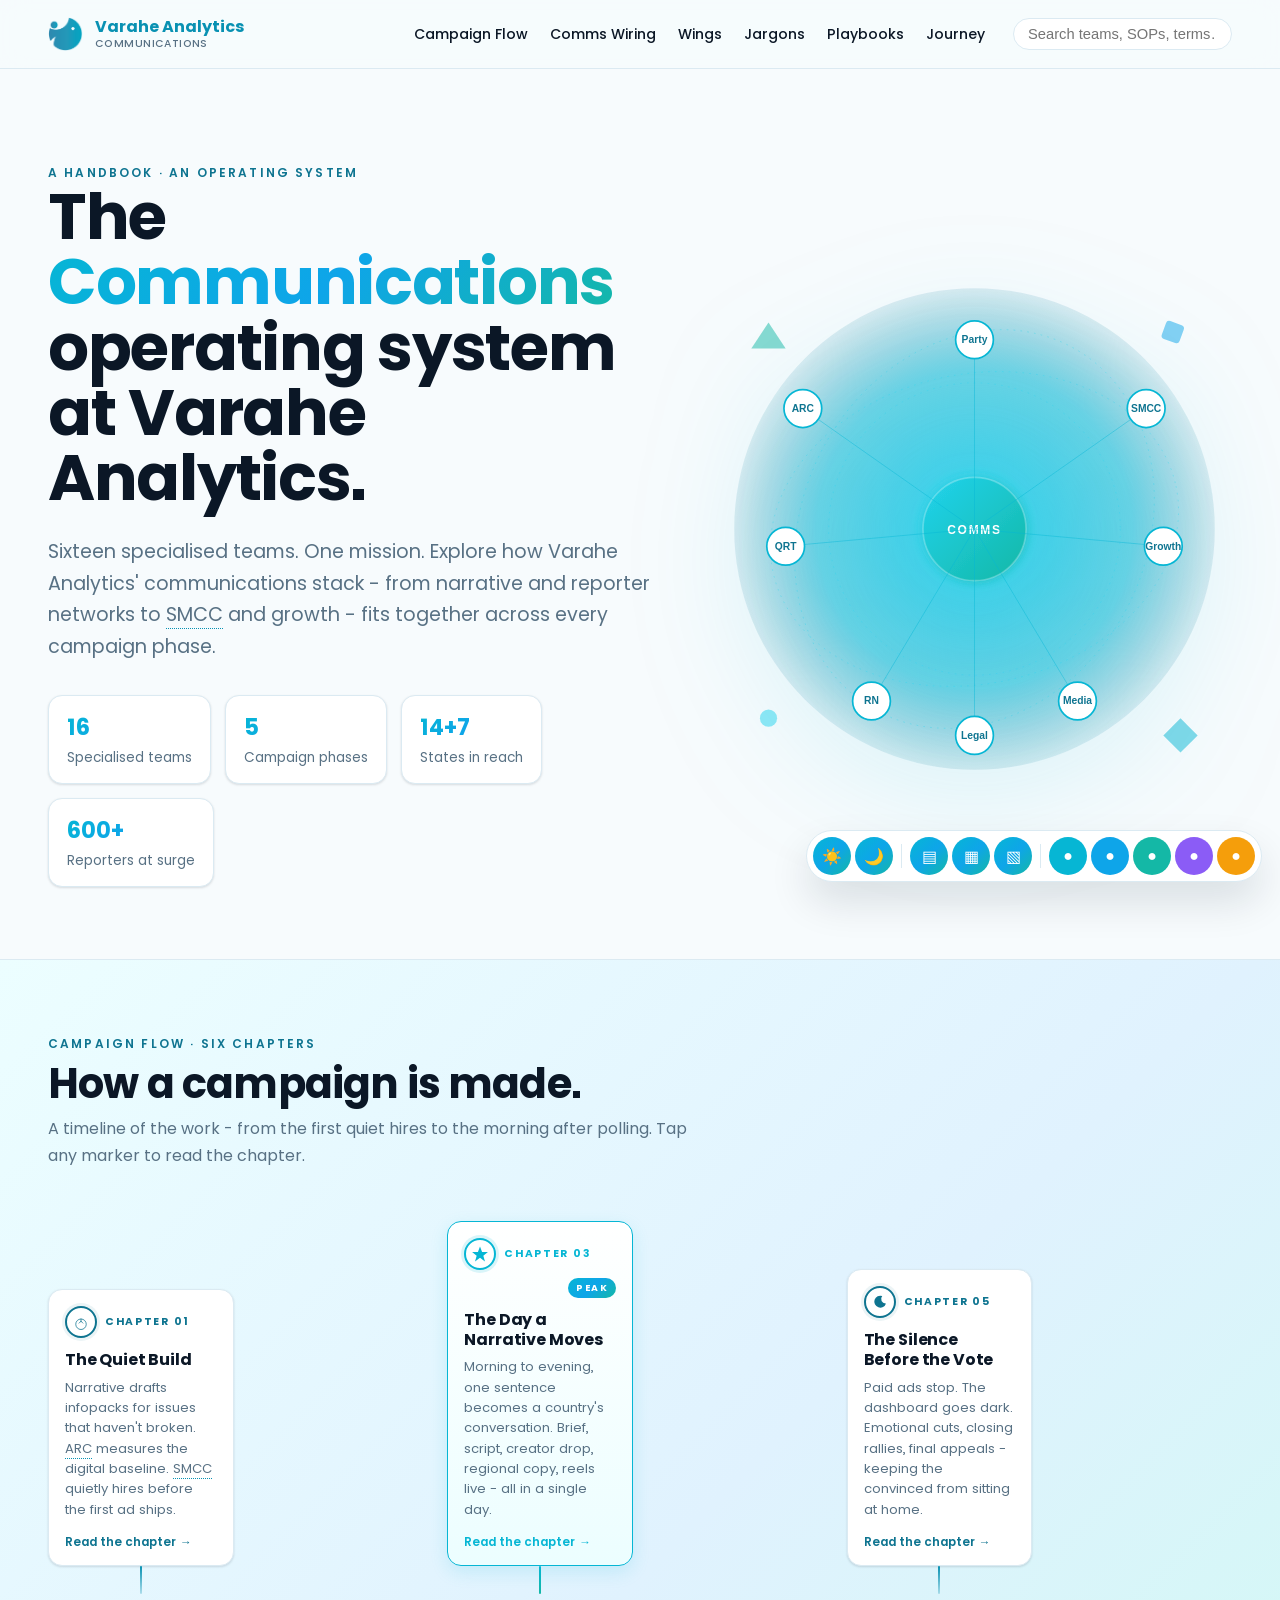
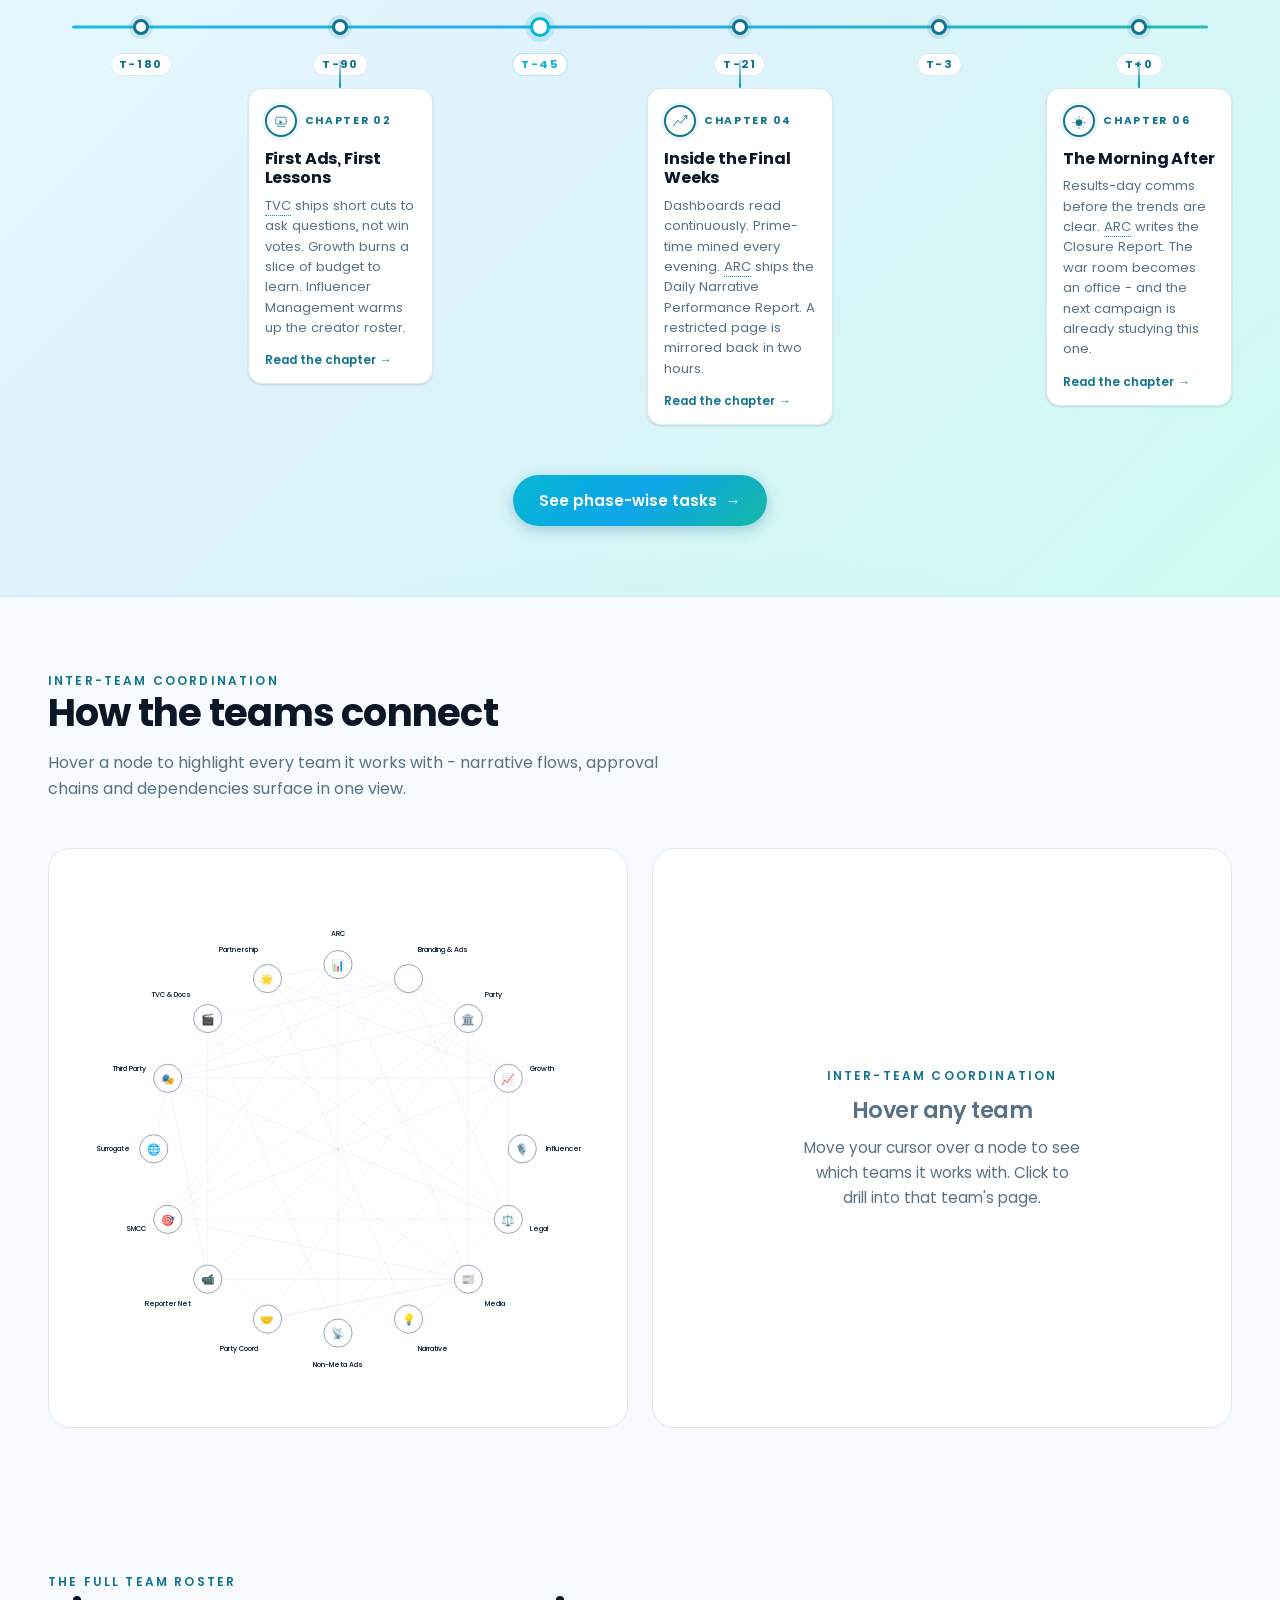
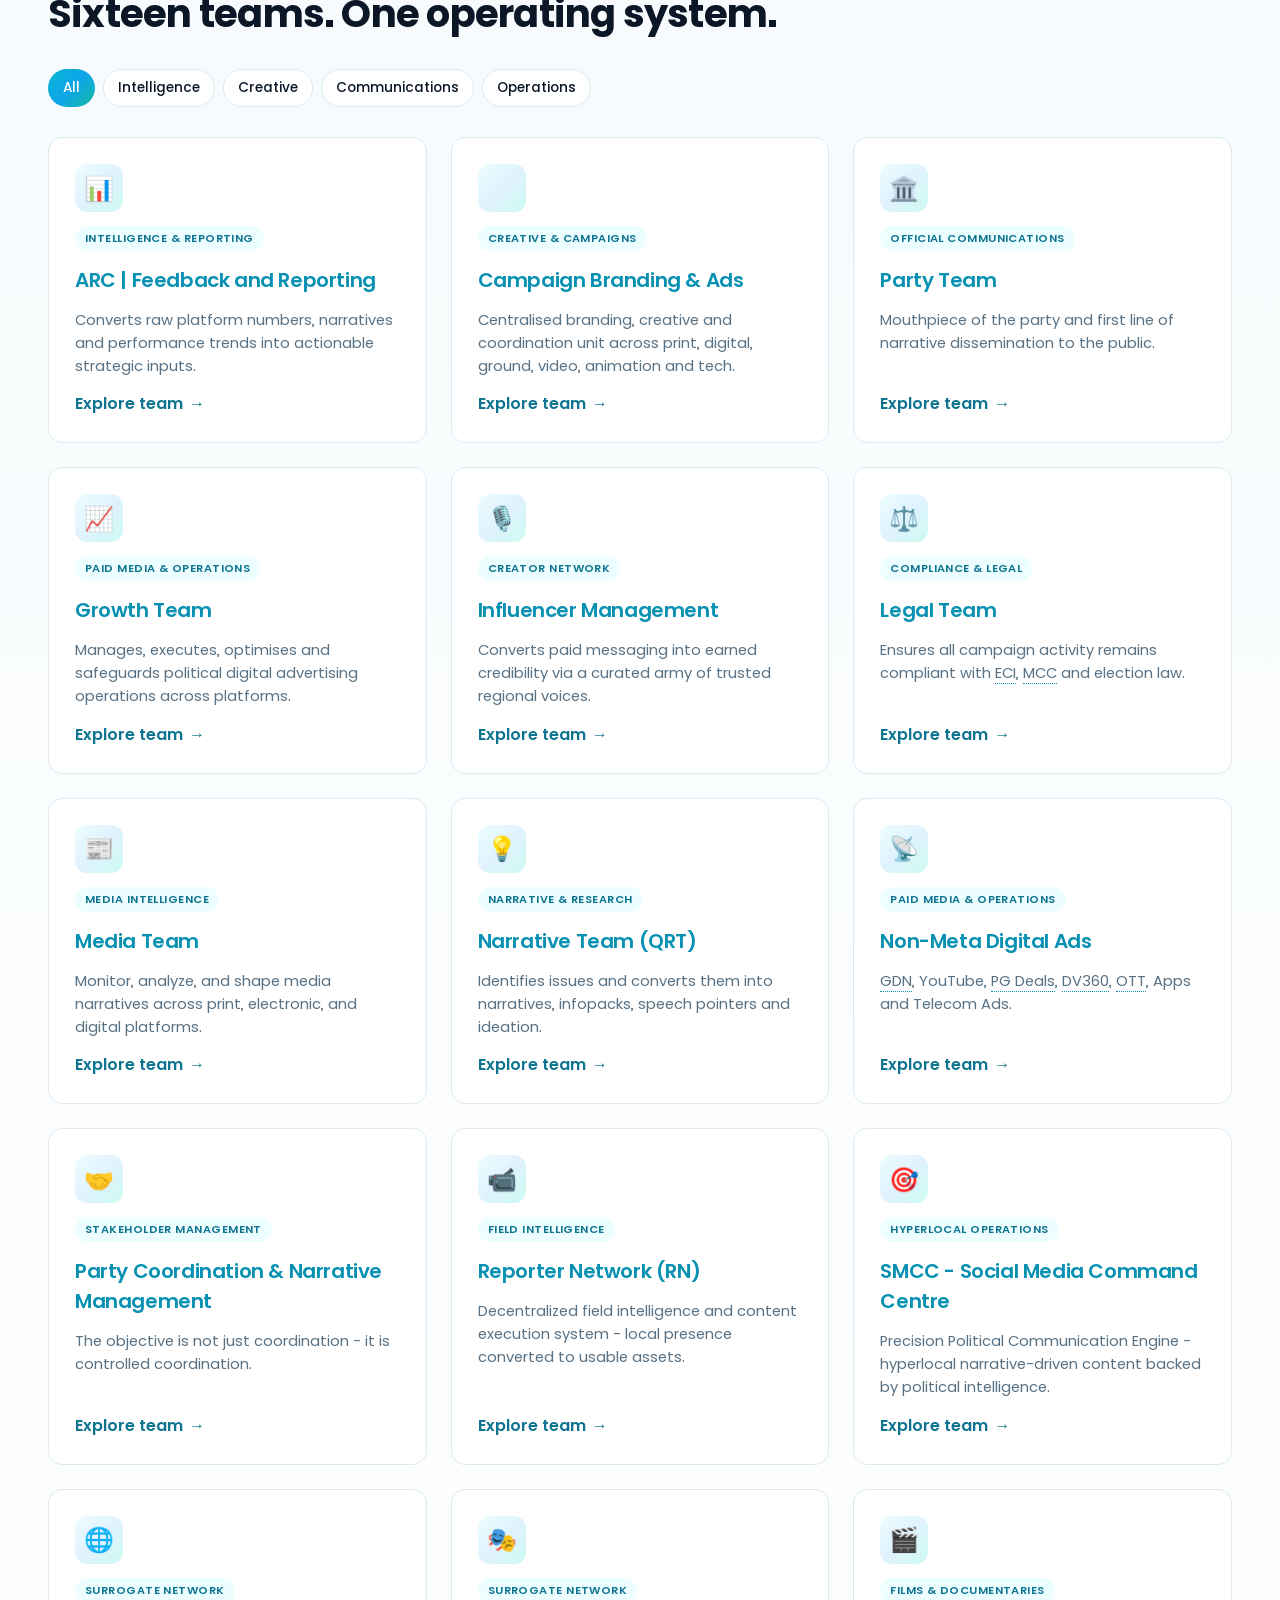
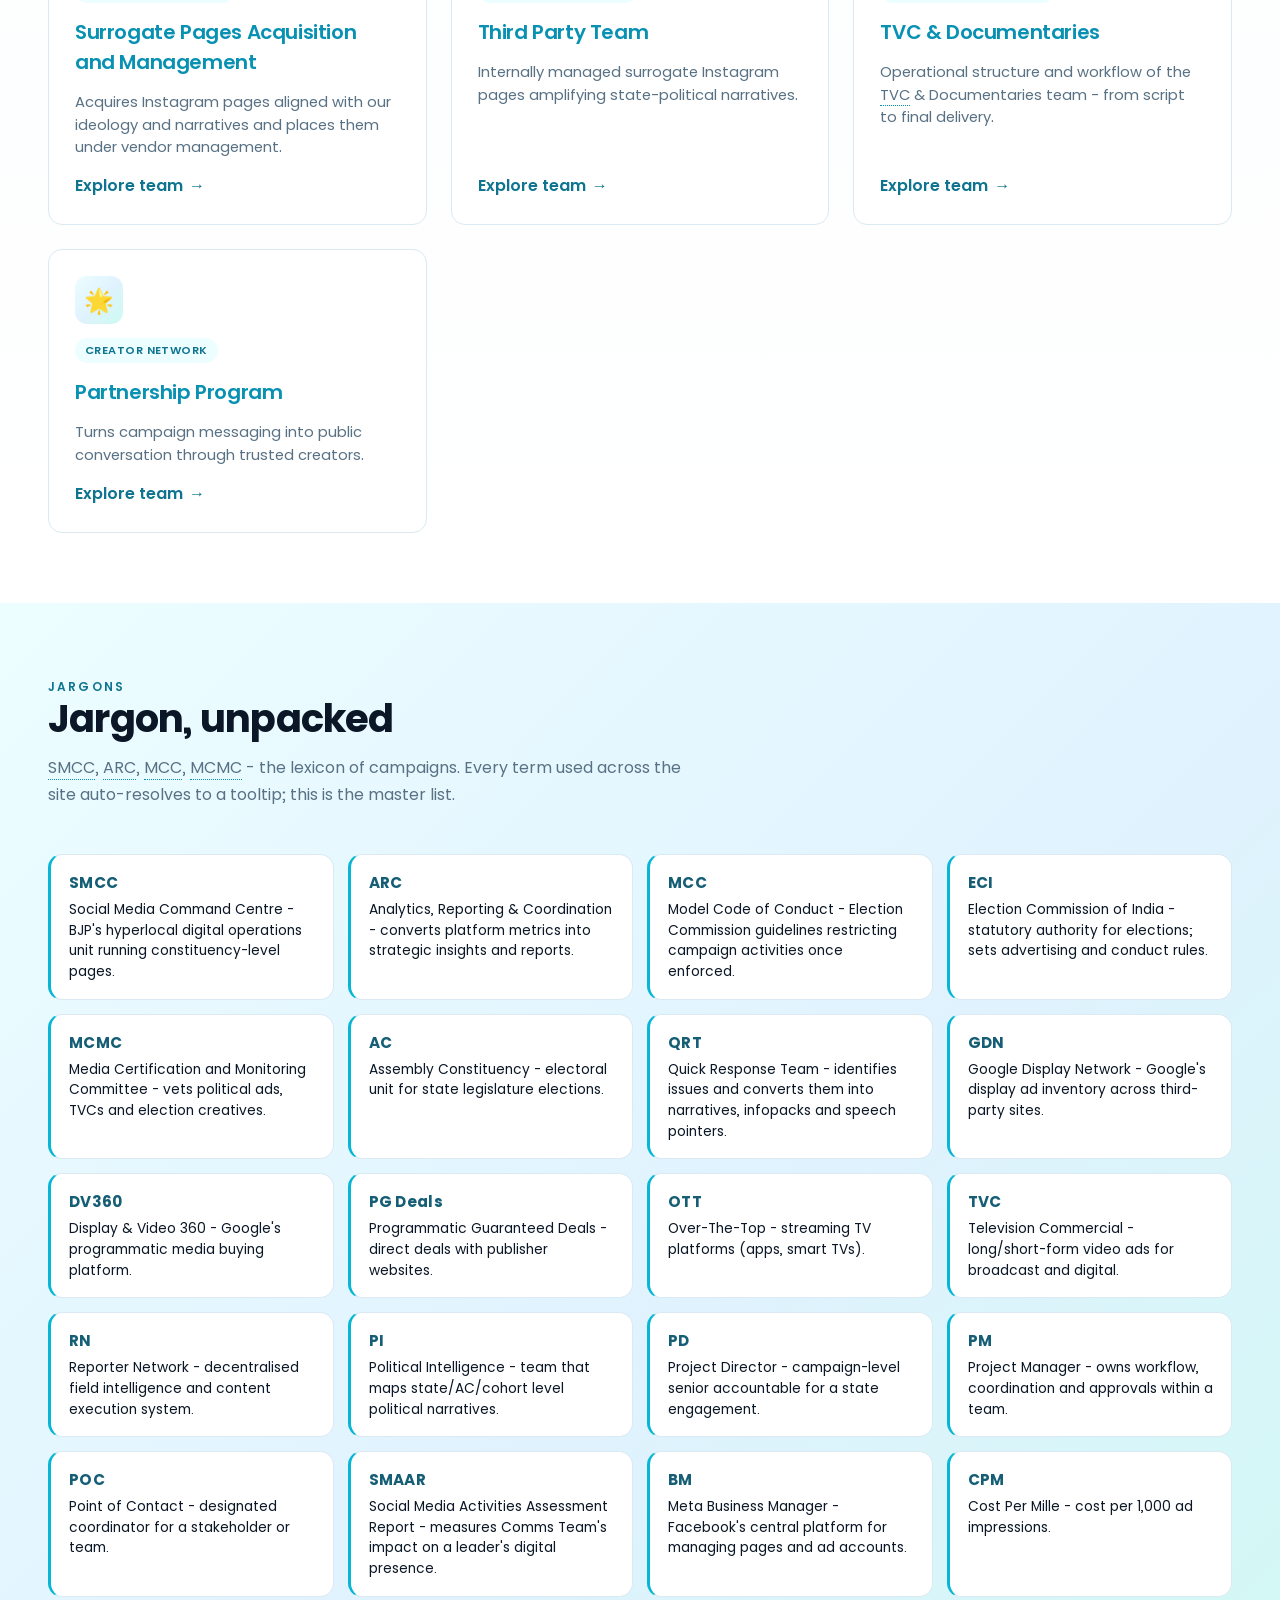
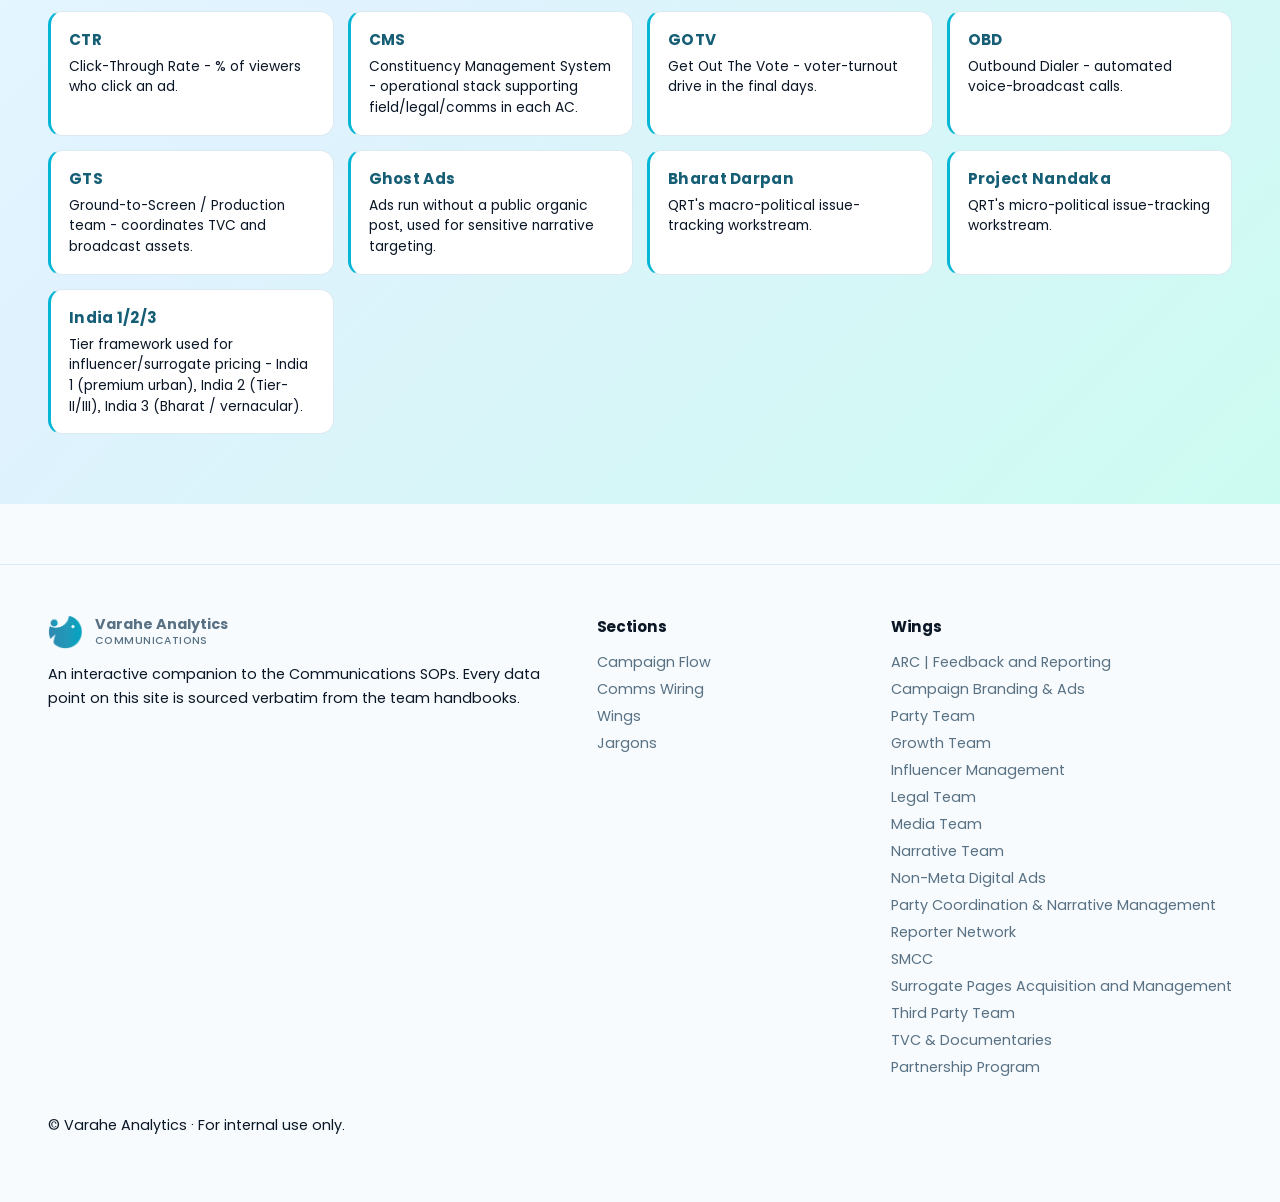
<file: index.html>
<!DOCTYPE html>
<html lang="en" data-theme="light">
<head>
<meta charset="UTF-8" />
<meta name="viewport" content="width=device-width,initial-scale=1" />
<title>Varahe Analytics - Communications</title>
<meta name="description" content="An interactive guide to Varahe Analytics' Communications teams - operating systems, structure, workflows, budgets, and how they connect." />
<link rel="preconnect" href="https://fonts.googleapis.com">
<link rel="preconnect" href="https://fonts.gstatic.com" crossorigin>
<link href="https://fonts.googleapis.com/css2?family=Poppins:wght@300;400;500;600;700&display=swap" rel="stylesheet">
<link rel="stylesheet" href="styles.css" />
<link rel="stylesheet" href="security.css" />
<link rel="stylesheet" href="landing-journey.css" />
<link href="https://fonts.googleapis.com/css2?family=Source+Serif+4:opsz,wght@8..60,400;8..60,500;8..60,600;8..60,700&display=swap" rel="stylesheet">
<link rel="icon" href="assets/logo.png" />
<script src="https://identity.netlify.com/v1/netlify-identity-widget.js" defer></script>
</head>
<body>

<header class="nav">
  <div class="container nav-inner">
    <a class="brand" href="index.html">
      <img src="assets/logo.png" alt="Varahe Analytics" />
      <span>Varahe Analytics<small>Communications</small></span>
    </a>
    <nav class="nav-links">
      <a href="#campaign-flow">Campaign Flow</a>
      <a href="#coord">Comms Wiring</a>
      <a href="#teams">Wings</a>
      <a href="#glossary">Jargons</a>
      <a href="resources.html">Playbooks</a>
      <a href="journey.html">Journey</a>
    </nav>
    <div class="nav-search">
      <input type="text" id="globalSearch" placeholder="Search teams, SOPs, terms…" autocomplete="off" />
    </div>
  </div>
</header>

<section class="hero">
  <div class="container hero-grid">
    <div>
      <span class="kicker scroll-reveal">A handbook · An operating system</span>
      <h1 class="scroll-reveal">The <span class="grad">Communications</span><br/>operating system at Varahe Analytics.</h1>
      <p class="hero-lead scroll-reveal">Sixteen specialised teams. One mission. Explore how Varahe Analytics' communications stack - from narrative and reporter networks to SMCC and growth - fits together across every campaign phase.</p>
      <div class="hero-stats scroll-reveal">
        <div class="stat"><b>16</b><span>Specialised teams</span></div>
        <div class="stat"><b>5</b><span>Campaign phases</span></div>
        <div class="stat"><b>14+7</b><span>States in reach</span></div>
        <div class="stat"><b>600+</b><span>Reporters at surge</span></div>
      </div>
    </div>
    <div class="hero-art scroll-reveal"><img src="assets/hero-mark.svg" alt="Varahe Comms hub-and-spoke illustration"/></div>
  </div>
</section>

<!-- CAMPAIGN FLOW · six-chapter timeline -->
<section id="campaign-flow" class="lj-section">
  <div class="container">
    <div class="lj-head">
      <div>
        <span class="kicker">Campaign Flow · Six chapters</span>
        <h2>How a campaign is made.</h2>
        <p class="muted" style="max-width:640px">A timeline of the work - from the first quiet hires to the morning after polling. Tap any marker to read the chapter.</p>
      </div>
    </div>

    <!-- HORIZONTAL TIMELINE: top-row cards | rail | bottom-row cards -->
    <div class="lj-tlh" aria-label="Six-chapter campaign timeline">

      <!-- TOP ROW: chapters 1, 3, 5 -->
      <ol class="lj-tlh-row lj-tlh-row-top">
        <li class="lj-tlh-slot" data-col="1">
          <article class="lj-tlh-card" data-ch="1">
            <header class="lj-tlh-head">
              <span class="lj-tlh-icon" aria-hidden="true"><svg viewBox="0 0 48 48" width="18" height="18"><circle cx="24" cy="30" r="14" fill="none" stroke="currentColor" stroke-width="2"/><path d="M24 16 v6 M24 22 l-5 5 M24 22 l5 5" stroke="currentColor" stroke-width="2" fill="none" stroke-linecap="round"/></svg></span>
              <span class="lj-tlh-num">Chapter 01</span>
            </header>
            <h3 class="lj-tlh-title">The Quiet Build</h3>
            <p class="lj-tlh-body">Narrative drafts infopacks for issues that haven't broken. ARC measures the digital baseline. SMCC quietly hires before the first ad ships.</p>
            <span class="lj-tlh-more">Read the chapter <span aria-hidden="true">→</span></span>
          </article>
          <span class="lj-tlh-connector lj-conn-down" aria-hidden="true"></span>
        </li>
        <li class="lj-tlh-slot lj-empty" data-col="2" aria-hidden="true"></li>
        <li class="lj-tlh-slot lj-tlh-peak" data-col="3">
          <article class="lj-tlh-card" data-ch="3">
            <header class="lj-tlh-head">
              <span class="lj-tlh-icon" aria-hidden="true"><svg viewBox="0 0 48 48" width="20" height="20"><path d="M24 6 L29 19 L43 19 L32 28 L36 42 L24 33 L12 42 L16 28 L5 19 L19 19 Z" fill="currentColor"/></svg></span>
              <span class="lj-tlh-num">Chapter 03</span>
              <span class="lj-tlh-tag">Peak</span>
            </header>
            <h3 class="lj-tlh-title">The Day a Narrative Moves</h3>
            <p class="lj-tlh-body">Morning to evening, one sentence becomes a country's conversation. Brief, script, creator drop, regional copy, reels live - all in a single day.</p>
            <span class="lj-tlh-more">Read the chapter <span aria-hidden="true">→</span></span>
          </article>
          <span class="lj-tlh-connector lj-conn-down" aria-hidden="true"></span>
        </li>
        <li class="lj-tlh-slot lj-empty" data-col="4" aria-hidden="true"></li>
        <li class="lj-tlh-slot" data-col="5">
          <article class="lj-tlh-card" data-ch="5">
            <header class="lj-tlh-head">
              <span class="lj-tlh-icon" aria-hidden="true"><svg viewBox="0 0 48 48" width="18" height="18"><path d="M30 8 A 16 16 0 1 0 40 28 A 12 12 0 0 1 30 8 Z" fill="currentColor"/></svg></span>
              <span class="lj-tlh-num">Chapter 05</span>
            </header>
            <h3 class="lj-tlh-title">The Silence Before the Vote</h3>
            <p class="lj-tlh-body">Paid ads stop. The dashboard goes dark. Emotional cuts, closing rallies, final appeals - keeping the convinced from sitting at home.</p>
            <span class="lj-tlh-more">Read the chapter <span aria-hidden="true">→</span></span>
          </article>
          <span class="lj-tlh-connector lj-conn-down" aria-hidden="true"></span>
        </li>
        <li class="lj-tlh-slot lj-empty" data-col="6" aria-hidden="true"></li>
      </ol>

      <!-- RAIL -->
      <div class="lj-tlh-rail" aria-hidden="true">
        <div class="lj-tlh-line"></div>
        <div class="lj-tlh-markers">
          <div class="lj-tlh-marker" data-stop="1"><span class="lj-tlh-dot"></span><span class="lj-tlh-when">T-180</span></div>
          <div class="lj-tlh-marker" data-stop="2"><span class="lj-tlh-dot"></span><span class="lj-tlh-when">T-90</span></div>
          <div class="lj-tlh-marker lj-tlh-marker-peak" data-stop="3"><span class="lj-tlh-dot"></span><span class="lj-tlh-when">T-45</span></div>
          <div class="lj-tlh-marker" data-stop="4"><span class="lj-tlh-dot"></span><span class="lj-tlh-when">T-21</span></div>
          <div class="lj-tlh-marker" data-stop="5"><span class="lj-tlh-dot"></span><span class="lj-tlh-when">T-3</span></div>
          <div class="lj-tlh-marker" data-stop="6"><span class="lj-tlh-dot"></span><span class="lj-tlh-when">T+0</span></div>
        </div>
      </div>

      <!-- BOTTOM ROW: chapters 2, 4, 6 -->
      <ol class="lj-tlh-row lj-tlh-row-bot">
        <li class="lj-tlh-slot lj-empty" data-col="1" aria-hidden="true"></li>
        <li class="lj-tlh-slot" data-col="2">
          <span class="lj-tlh-connector lj-conn-up" aria-hidden="true"></span>
          <article class="lj-tlh-card" data-ch="2">
            <header class="lj-tlh-head">
              <span class="lj-tlh-icon" aria-hidden="true"><svg viewBox="0 0 48 48" width="18" height="18"><rect x="10" y="14" width="28" height="18" rx="2" fill="none" stroke="currentColor" stroke-width="2"/><path d="M20 22 l8 5 -8 5 Z" fill="currentColor"/><path d="M14 38 h20" stroke="currentColor" stroke-width="2" stroke-linecap="round"/></svg></span>
              <span class="lj-tlh-num">Chapter 02</span>
            </header>
            <h3 class="lj-tlh-title">First Ads, First Lessons</h3>
            <p class="lj-tlh-body">TVC ships short cuts to ask questions, not win votes. Growth burns a slice of budget to learn. Influencer Management warms up the creator roster.</p>
            <span class="lj-tlh-more">Read the chapter <span aria-hidden="true">→</span></span>
          </article>
        </li>
        <li class="lj-tlh-slot lj-empty" data-col="3" aria-hidden="true"></li>
        <li class="lj-tlh-slot" data-col="4">
          <span class="lj-tlh-connector lj-conn-up" aria-hidden="true"></span>
          <article class="lj-tlh-card" data-ch="4">
            <header class="lj-tlh-head">
              <span class="lj-tlh-icon" aria-hidden="true"><svg viewBox="0 0 48 48" width="18" height="18"><path d="M6 38 L18 22 L26 30 L42 10" stroke="currentColor" stroke-width="2.5" fill="none" stroke-linecap="round" stroke-linejoin="round"/><path d="M34 10 L42 10 L42 18" stroke="currentColor" stroke-width="2.5" fill="none" stroke-linecap="round"/></svg></span>
              <span class="lj-tlh-num">Chapter 04</span>
            </header>
            <h3 class="lj-tlh-title">Inside the Final Weeks</h3>
            <p class="lj-tlh-body">Dashboards read continuously. Prime-time mined every evening. ARC ships the Daily Narrative Performance Report. A restricted page is mirrored back in two hours.</p>
            <span class="lj-tlh-more">Read the chapter <span aria-hidden="true">→</span></span>
          </article>
        </li>
        <li class="lj-tlh-slot lj-empty" data-col="5" aria-hidden="true"></li>
        <li class="lj-tlh-slot" data-col="6">
          <span class="lj-tlh-connector lj-conn-up" aria-hidden="true"></span>
          <article class="lj-tlh-card" data-ch="6">
            <header class="lj-tlh-head">
              <span class="lj-tlh-icon" aria-hidden="true"><svg viewBox="0 0 48 48" width="18" height="18"><circle cx="24" cy="28" r="9" fill="currentColor"/><path d="M24 12 v3 M24 41 v3 M8 28 h3 M37 28 h3 M13 17 l2 2 M33 39 l2 2 M13 39 l2 -2 M33 17 l2 -2" stroke="currentColor" stroke-width="2" stroke-linecap="round"/></svg></span>
              <span class="lj-tlh-num">Chapter 06</span>
            </header>
            <h3 class="lj-tlh-title">The Morning After</h3>
            <p class="lj-tlh-body">Results-day comms before the trends are clear. ARC writes the Closure Report. The war room becomes an office - and the next campaign is already studying this one.</p>
            <span class="lj-tlh-more">Read the chapter <span aria-hidden="true">→</span></span>
          </article>
        </li>
      </ol>

    </div>

    <div class="lj-foot">
      <a class="lj-cta" href="journey.html">See phase-wise tasks <span aria-hidden="true">→</span></a>
    </div>
  </div>

  <!-- Hidden chapter source for the popup -->
  <template id="ljChapters">
    <article data-ch="1">
      <div class="lj-dr-chap">Chapter One · Months before polling</div>
      <h2>The Quiet Build</h2>
      <p>Long before the Model Code of Conduct comes into force, the work begins in offices that do not yet have a public face. The Narrative Team - the team responsible for the strategic ideas a campaign will eventually carry - sits with two reference projects open at all times. The first, <em>Bharat Darpan</em>, tracks the country's macro mood: inflation, employment, the recurring headlines. The second, <em>Project Nandaka</em>, tracks something more granular: the political grievances of districts no national outlet is reporting from.</p>
      <p>Down the corridor, the team called <strong>ARC</strong> - short for Feedback and Reporting - is preparing a baseline. ARC's job is to know what the state's digital landscape looked like before the campaign touched it. Which pages dominate. Which narratives travel. Which constituencies respond to which kinds of content. Without this baseline, every later number is meaningless.</p>
      <p>At the same time, <strong>SMCC</strong> - the Social Media Command Centre - begins hiring. Writers, designers, video editors, organised into small teams that will each cover a cluster of assembly constituencies. By the time the first ad ships, the people who will write, design, and edit every piece of that campaign's regional content are already at their desks.</p>
      <blockquote>Nothing is being said yet. But everything is being measured.</blockquote>
      <p>The work in this phase is not visible. That is the point. A campaign that announces its own preparation gives the opposition the only thing it cannot recover from: time.</p>
    </article>
    <article data-ch="2">
      <div class="lj-dr-chap">Chapter Two · The build-up</div>
      <h2>First Ads, First Lessons</h2>
      <p>The first ads a campaign runs are not built to change minds. They are built to answer questions. The <strong>TVC team</strong> - responsible for video production - releases short cuts in small batches and watches what happens. Which thumbnail holds attention. Which voice-over performs in which language belt. Which length earns a share, and which length is closed before the second second.</p>
      <p>This is also when the <strong>Growth Team</strong> - the in-house ads operation - does its most important work of the year, which is to fail visibly. A measured slice of the campaign's total media budget is spent here, on ads that are expected to teach more than they win. Every line that does not perform now is a line that will not be paid for later, when paying for the wrong line can cost a constituency.</p>
      <p><strong>Influencer Management</strong>, meanwhile, is in conversation with a long roster of creators across languages. No briefs go out yet. The relationships are being kept warm. When the campaign needs many voices to say one thing at the same time - and it will - the conversation cannot start from scratch.</p>
    </article>
    <article data-ch="3">
      <div class="lj-dr-chap">Chapter Three · The acceleration</div>
      <h2>The Day a Narrative Moves</h2>
      <p>By the time the daily war-room meeting becomes routine, the campaign's machinery is observable. The SMCC pages - one per assembly constituency, sometimes two - are growing visibly week after week. The Reporter Network, which has been the field layer all along, expands sharply to cover every state the campaign cares about.</p>
      <p>The internal handbook describes the speed at which this machinery now operates with a single label: <em>L1</em>. An L1 turnaround is, in practice, the time it takes most organisations to schedule a meeting.</p>
      <p>To see the system at work, follow a single narrative through a single day:</p>
      <ol class="lj-dr-steps">
        <li><strong>Morning.</strong> The Narrative Team identifies an opposition weakness - a contradiction, a missed promise, a quote - and writes a one-page brief.</li>
        <li><strong>Midday.</strong> The TVC team scripts a short cut. A voice-over is booked.</li>
        <li><strong>Afternoon.</strong> The brief is distributed, with creative variations, to the influencer roster.</li>
        <li><strong>Late afternoon.</strong> SMCC writers, working in every relevant language, draft regional copy for the constituency-level pages.</li>
        <li><strong>Evening.</strong> The reels go live across the network - together, not in sequence.</li>
      </ol>
      <p>By the time the opposition's spokespeople respond to the narrative on a nine o'clock panel, the conversation has already taken place - on phones, in WhatsApp groups, and in the comment sections under regional news pages. The window for response has closed.</p>
    </article>
    <article data-ch="4">
      <div class="lj-dr-chap">Chapter Four · Peak campaign</div>
      <h2>Inside the Final Weeks</h2>
      <p>In the closing weeks before polling, the campaign's daily rhythm tightens. The Growth Team's dashboards, which had been read once a day, are now read continuously. Cost per impression is held below an internal ceiling. Frequency is capped so a voter does not see the same ad ten times in a day. Anything underperforming is paused before the day is out; anything winning is scaled overnight.</p>
      <p>The <strong>Media Team</strong> operates from a dedicated room inside the party headquarters. Prime-time television is monitored every evening. A line dropped by a panellist becomes a speech pointer for the next morning, a tweet thread before the show ends, and - if the line travels - a reel by sunrise. Each morning's plan is partly written by the previous evening's television.</p>
      <p>ARC, which has been quietly assembling reports for months, now publishes a daily document called the <em>Daily Narrative Performance Report</em>. Reach, sentiment, share velocity, the health of every page in the network - collated overnight, on a desk before the war room opens.</p>
      <blockquote>By the time the room sees the dashboard, the dashboard has been read.</blockquote>
      <p>It is also in this phase that the campaign learns what it costs to be silent for an afternoon. A page - one of the AC-level pages running multiple posts a day - is restricted by the platform. ARC flags it within minutes. The Growth Team escalates to the platform's account team. The state head triggers a mirror to the backup page. By the evening news, the content is live again on a parallel handle. The voters, mostly, did not see the gap.</p>
    </article>
    <article data-ch="5">
      <div class="lj-dr-chap">Chapter Five · The final days</div>
      <h2>The Silence Before the Vote</h2>
      <p>In the final stretch before polling, the Model Code of Conduct forces a hard line. Paid advertising stops. The dashboard the Growth Team has been reading goes dark - not because the work is finished, but because the work changes shape.</p>
      <p>The video work softens. TVC's emotional cuts - appeals rather than arguments - go out across the same channels that once carried attacks. Influencers post final messages. They do not try to convince anyone new; they try to keep the convinced from sitting at home.</p>
      <p>The Reporter Network records the closing rallies. Party teams work the ground in shifts that have lost their weekday names. In the ARC room, the dashboard is still on, but the people watching it are no longer planning anything. They are recording what the campaign sounded like in its last hours, so that tomorrow it can be remembered correctly.</p>
    </article>
    <article data-ch="6">
      <div class="lj-dr-chap">Chapter Six · After</div>
      <h2>The Morning After</h2>
      <p>Results-day communication goes out before the trends are clear. Congratulations, gratitude, framing. The first version of the story the campaign will tell about itself is written in the hours after polling closes.</p>
      <p>ARC then begins its longest document of the cycle, the <em>Comprehensive Campaign Closure Report</em>. Every page, every ad, every reel, every constituency - recorded, indexed, and judged. What worked. What did not. And, in the appendix that few outside the team will read, what the campaign did not understand at the time and now does.</p>
      <p>The SMCC hiring engine unwinds. Pages either hand off to local units or are archived. The Reporter Network shrinks back to its peacetime size. Vendors are paid. Drives are catalogued. The war room becomes an office again.</p>
      <p>Somewhere on a different floor, an analyst is already opening the closure report from the <em>last</em> campaign - the one before this one - to study what it got right. The work has already restarted.</p>
      <blockquote>A campaign does not end on result day. It ends when the next one inherits everything it learned.</blockquote>
    </article>
  </template>

  <!-- Chapter popup -->
  <div class="lj-modal" id="ljModal" aria-hidden="true" role="dialog" aria-modal="true" aria-labelledby="ljModalTitle">
    <div class="lj-modal-scrim" id="ljModalScrim"></div>
    <div class="lj-modal-card">
      <button class="lj-modal-close" id="ljModalClose" aria-label="Close chapter">×</button>
      <div class="lj-modal-body" id="ljModalBody"></div>
      <nav class="lj-modal-nav">
        <button class="lj-modal-prev" id="ljModalPrev" type="button">← Previous chapter</button>
        <button class="lj-modal-next" id="ljModalNext" type="button">Next chapter →</button>
      </nav>
    </div>
  </div>
</section>

<section id="coord" class="section">
  <div class="container">
    <div class="section-head">
      <div>
        <span class="kicker scroll-reveal">Inter-team coordination</span>
        <h2 class="scroll-reveal">How the teams connect</h2>
        <p class="muted scroll-reveal" style="max-width:640px">Hover a node to highlight every team it works with - narrative flows, approval chains and dependencies surface in one view.</p>
      </div>
    </div>
    <div class="coord-layout scroll-reveal">
      <div class="coord-map" id="coordMap"></div>
      <aside class="coord-info" id="coordInfo"></aside>
    </div>
  </div>
</section>

<section id="teams" class="section" style="background:linear-gradient(180deg,transparent 0%,var(--paper-2) 100%)">
  <div class="container">
    <div class="section-head">
      <div>
        <span class="kicker scroll-reveal">The full team roster</span>
        <h2 class="scroll-reveal">Sixteen teams. One operating system.</h2>
      </div>
      <div class="filters scroll-reveal" id="teamFilters">
        <button class="chip active" data-filter="all">All</button>
        <button class="chip" data-filter="intel">Intelligence</button>
        <button class="chip" data-filter="creative">Creative</button>
        <button class="chip" data-filter="comms">Communications</button>
        <button class="chip" data-filter="ops">Operations</button>
      </div>
    </div>
    <div class="grid" id="teamGrid"></div>
  </div>
</section>

<section id="glossary" class="section" style="background:var(--gradient-soft)">
  <div class="container">
    <div class="section-head">
      <div>
        <span class="kicker scroll-reveal">Jargons</span>
        <h2 class="scroll-reveal">Jargon, unpacked</h2>
        <p class="muted scroll-reveal" style="max-width:640px">SMCC, ARC, MCC, MCMC - the lexicon of campaigns. Every term used across the site auto-resolves to a tooltip; this is the master list.</p>
      </div>
    </div>
    <div class="row scroll-reveal" id="glossaryList"></div>
  </div>
</section>

<footer class="footer">
  <div class="container">
    <div class="footer-grid">
      <div>
        <div class="brand" style="margin-bottom:14px"><img src="assets/logo.png" alt=""/><span>Varahe Analytics<small>Communications</small></span></div>
        <p>An interactive companion to the Communications SOPs. Every data point on this site is sourced verbatim from the team handbooks.</p>
      </div>
      <div>
        <h4>Sections</h4>
        <ul>
          <li><a href="#campaign-flow">Campaign Flow</a></li>
          <li><a href="#coord">Comms Wiring</a></li>
          <li><a href="#teams">Wings</a></li>
          <li><a href="#glossary">Jargons</a></li>
        </ul>
      </div>
      <div>
        <h4>Wings</h4>
        <ul id="footerTeams"></ul>
      </div>
    </div>
    <p style="margin-top:24px">© Varahe Analytics · For internal use only.</p>
  </div>
</footer>

<script src="data.js"></script>
<script src="app.js"></script>
<script src="landing-journey.js"></script>
<script>
  // populate footer team list
  document.getElementById("footerTeams").innerHTML =
    TEAMS.map(t=>`<li><a href="team.html?id=${t.id}">${t.name.split(" - ")[0].split(" / ")[0].split(" (")[0]}</a></li>`).join("");
</script>
<script src="security.js"></script>
<script src="auth.js" defer></script>
</body>
</html>
</file>
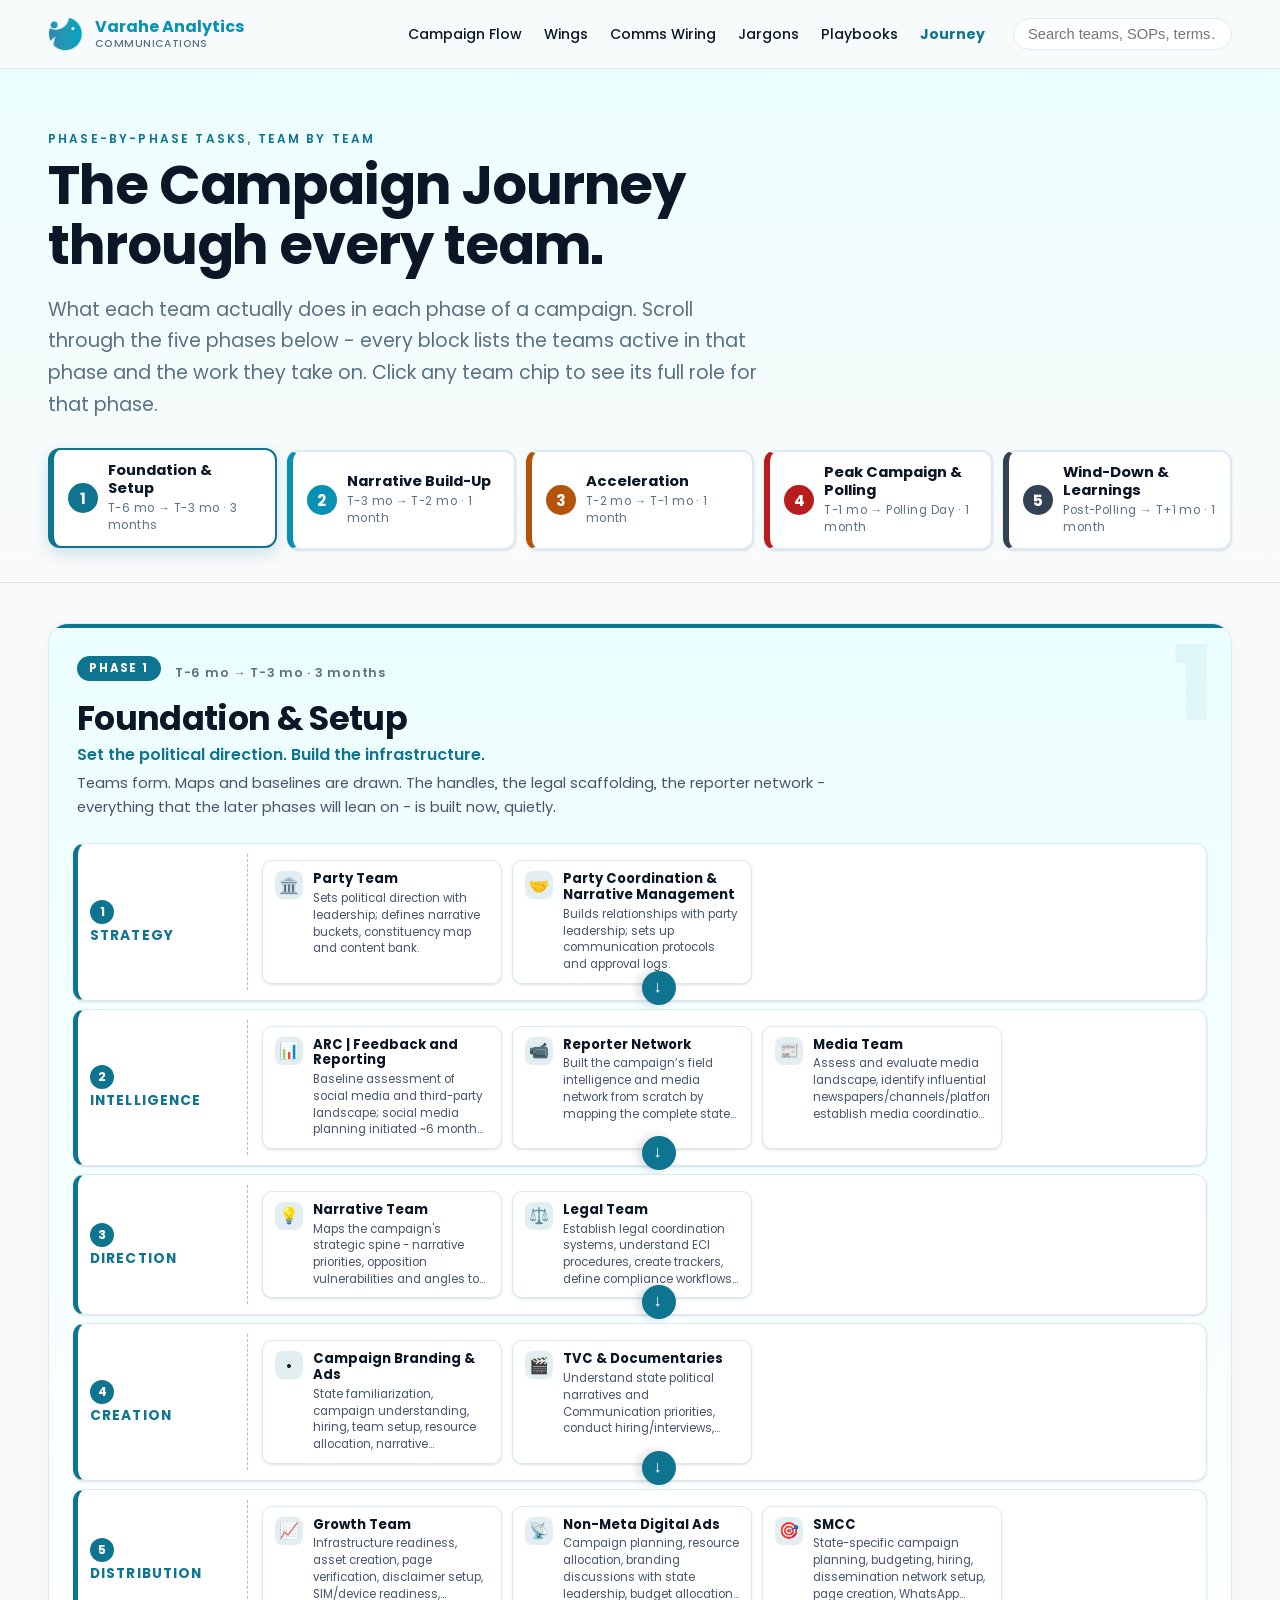
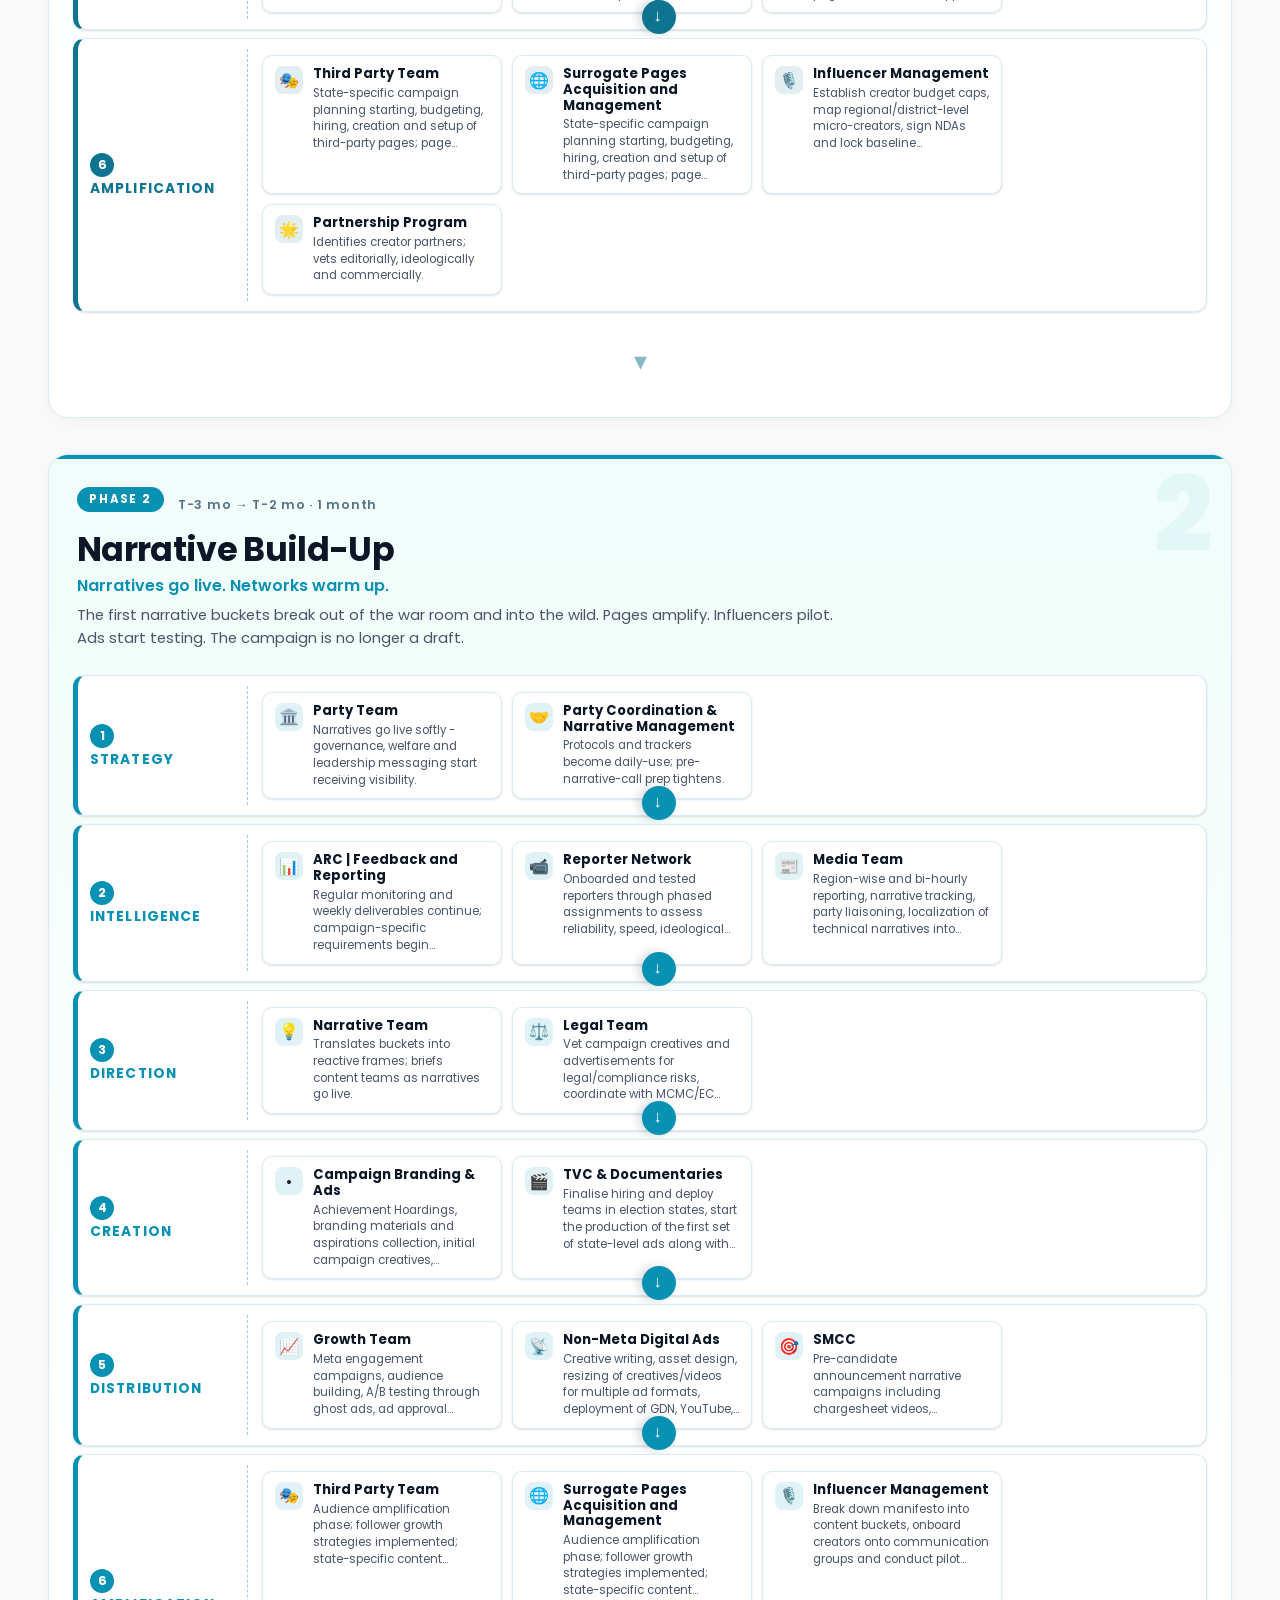
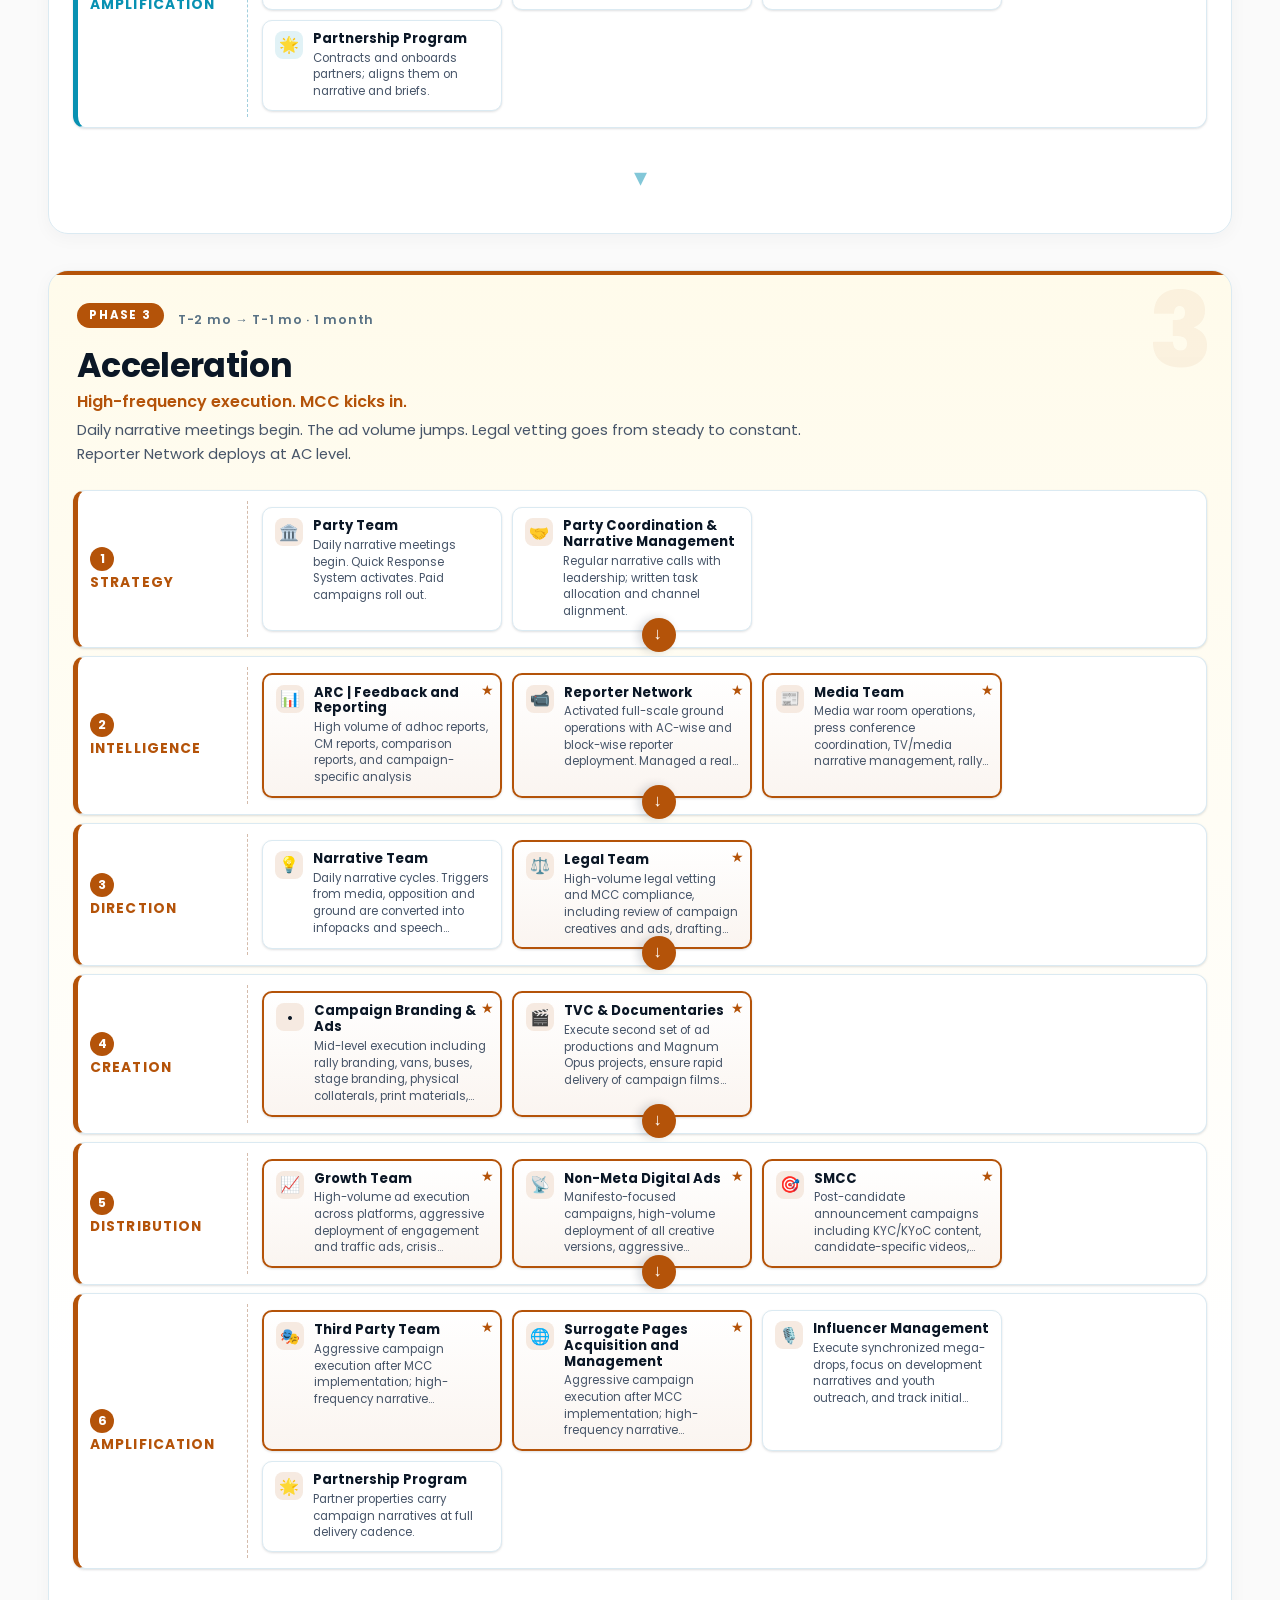
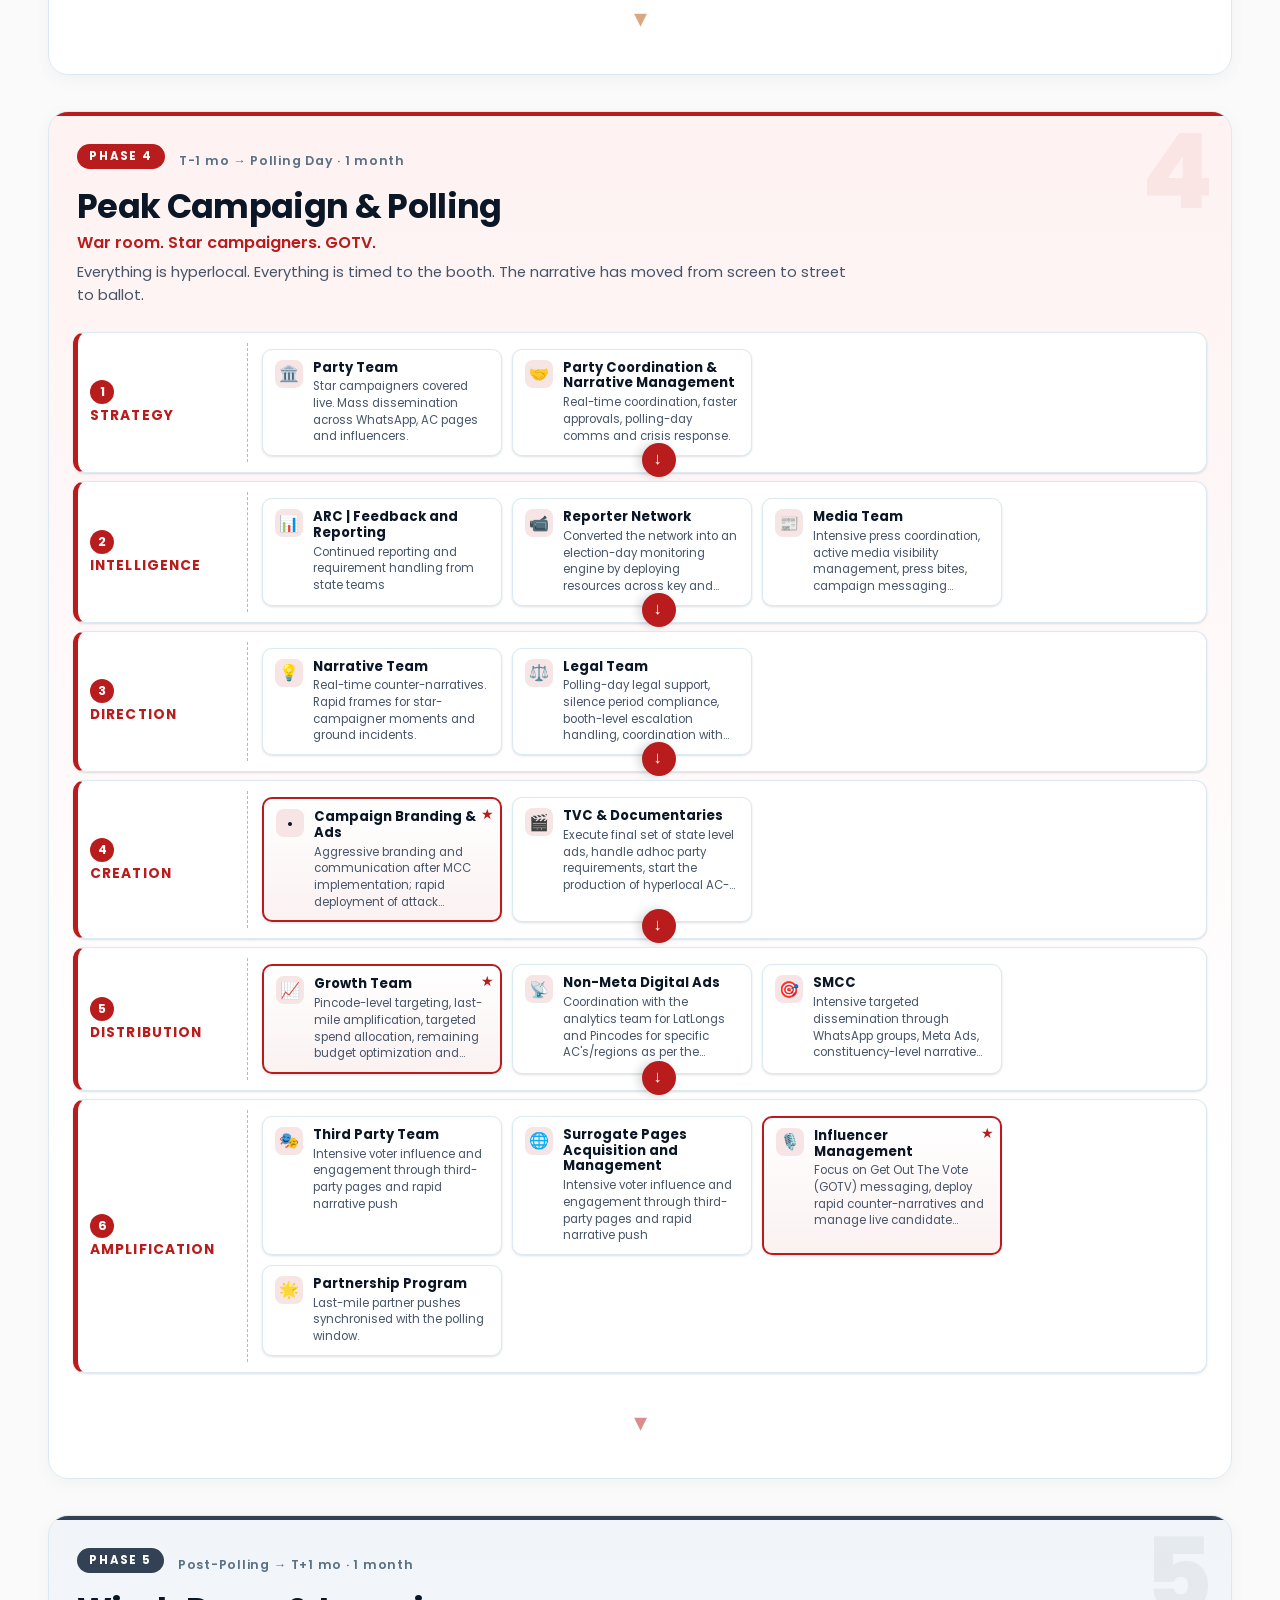
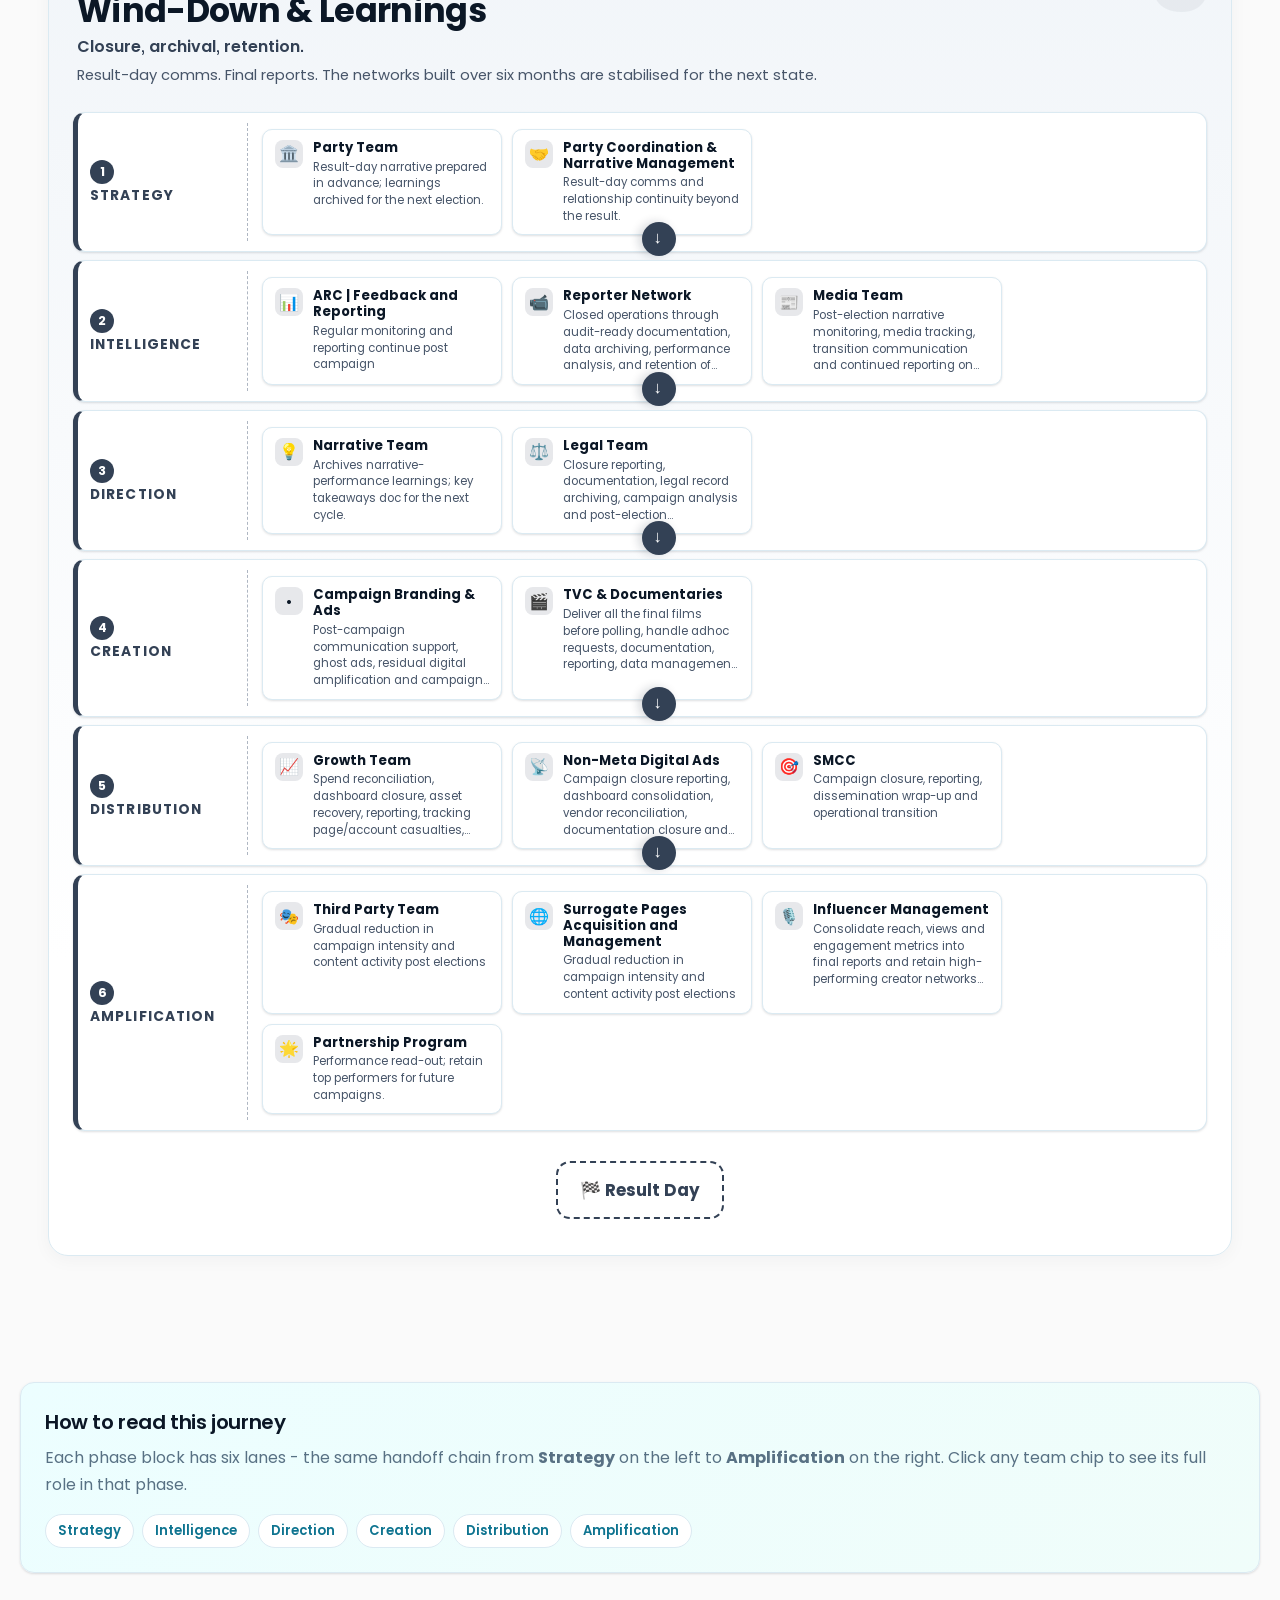
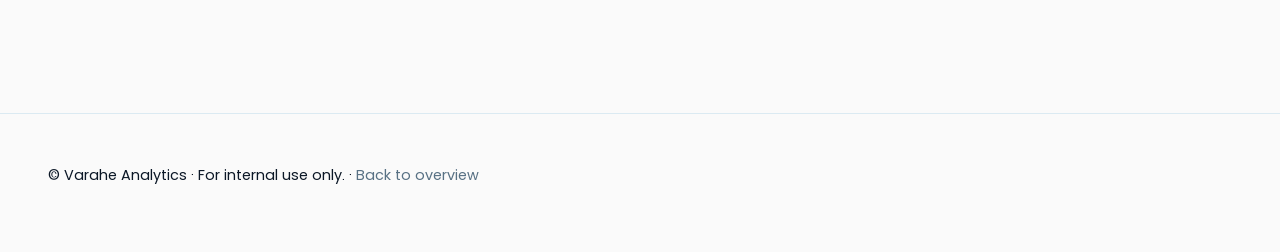
<file: journey.html>
<!DOCTYPE html>
<html lang="en" data-theme="light">
<head>
<meta charset="UTF-8" />
<meta name="viewport" content="width=device-width,initial-scale=1" />
<title>Campaign Journey · Varahe NCC</title>
<meta name="description" content="An animated journey through every campaign phase - see how the narrative flows from Party Team to ground." />
<link rel="preconnect" href="https://fonts.googleapis.com">
<link rel="preconnect" href="https://fonts.gstatic.com" crossorigin>
<link href="https://fonts.googleapis.com/css2?family=Poppins:wght@300;400;500;600;700&display=swap" rel="stylesheet">
<link rel="stylesheet" href="styles.css" />
<link rel="stylesheet" href="security.css" />
<link rel="stylesheet" href="journey.css" />
<link rel="icon" href="assets/logo.png" />
<script src="https://identity.netlify.com/v1/netlify-identity-widget.js" defer></script>
</head>
<body class="jrn-body">

<header class="nav">
  <div class="container nav-inner">
    <a class="brand" href="index.html">
      <img src="assets/logo.png" alt="Varahe Analytics" />
      <span>Varahe Analytics<small>Communications</small></span>
    </a>
    <nav class="nav-links">
      <a href="index.html#campaign-flow">Campaign Flow</a>
      <a href="index.html#teams">Wings</a>
      <a href="index.html#coord">Comms Wiring</a>
      <a href="index.html#glossary">Jargons</a>
      <a href="resources.html">Playbooks</a>
      <a href="journey.html" style="color:var(--teal-700);font-weight:700">Journey</a>
    </nav>
    <div class="nav-search">
      <input type="text" id="globalSearch" placeholder="Search teams, SOPs, terms…" autocomplete="off" />
    </div>
  </div>
</header>

<!-- HERO -->
<section class="jrn-hero">
  <div class="container">
    <span class="kicker scroll-reveal">Phase-by-phase tasks, team by team</span>
    <h1 class="scroll-reveal">The <span class="grad">Campaign Journey</span><br/>through every team.</h1>
    <p class="hero-lead scroll-reveal" style="max-width:720px">What each team actually does in each phase of a campaign. Scroll through the five phases below - every block lists the teams active in that phase and the work they take on. Click any team chip to see its full role for that phase.</p>
  </div>

  <!-- Phase ribbon -->
  <div class="container">
    <div class="jrn-ribbon scroll-reveal" id="jrnRibbon"></div>
  </div>
</section>

<!-- THE JOURNEY -->
<main class="jrn-stage" id="jrnStage">
  <div class="container" id="jrnScenes"></div>
</main>

<!-- LEGEND / FOOTER -->
<section class="container jrn-footer-section">
  <div class="jrn-legend scroll-reveal">
    <h3>How to read this journey</h3>
    <p class="muted">Each phase block has six lanes - the same handoff chain from <b>Strategy</b> on the left to <b>Amplification</b> on the right. Click any team chip to see its full role in that phase.</p>
    <div class="jrn-lane-key">
      <span data-lane="strategy">Strategy</span>
      <span data-lane="intel">Intelligence</span>
      <span data-lane="direction">Direction</span>
      <span data-lane="creation">Creation</span>
      <span data-lane="distribution">Distribution</span>
      <span data-lane="amplify">Amplification</span>
    </div>
  </div>
</section>

<!-- Team-phase drawer -->
<aside class="jrn-drawer" id="jrnDrawer" aria-hidden="true">
  <div class="jrn-drawer-scrim" id="jrnDrawerScrim"></div>
  <div class="jrn-drawer-panel" id="jrnDrawerPanel"></div>
</aside>

<footer class="footer">
  <div class="container">
    <p>© Varahe Analytics · For internal use only. · <a href="index.html">Back to overview</a></p>
  </div>
</footer>

<script src="data.js"></script>
<script src="journey-bullets.js"></script>
<script src="journey.js"></script>
<script src="security.js"></script>
<script src="auth.js" defer></script>
</body>
</html>
</file>
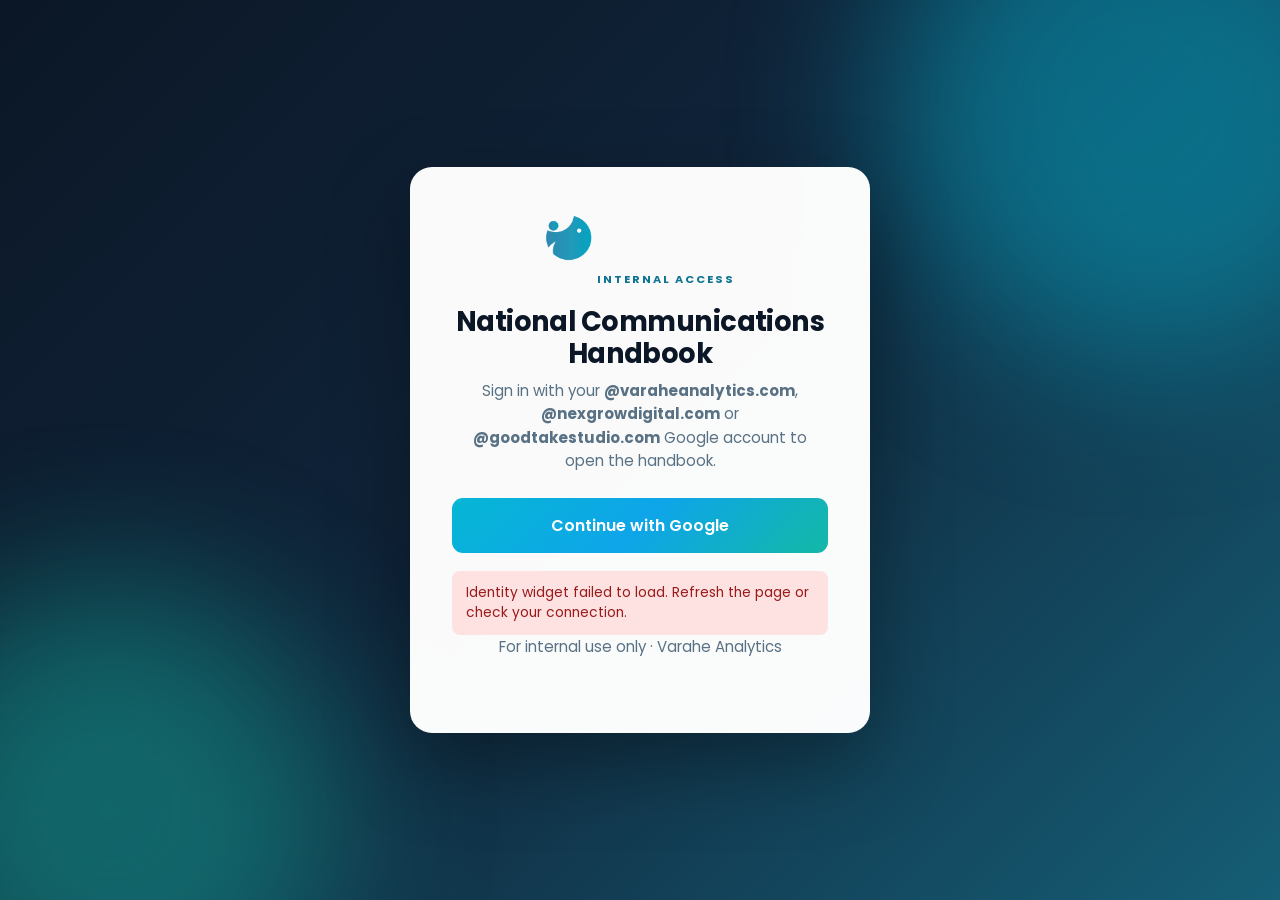
<file: login.html>
<!DOCTYPE html>
<html lang="en">
<head>
<meta charset="UTF-8" />
<meta name="viewport" content="width=device-width,initial-scale=1" />
<title>Sign in · Varahe NCC</title>
<link rel="preconnect" href="https://fonts.googleapis.com">
<link rel="preconnect" href="https://fonts.gstatic.com" crossorigin>
<link href="https://fonts.googleapis.com/css2?family=Poppins:wght@300;400;500;600;700&display=swap" rel="stylesheet">
<link rel="icon" href="assets/logo.png" />
<script src="https://identity.netlify.com/v1/netlify-identity-widget.js"></script>
<style>
  *{box-sizing:border-box}
  html,body{margin:0;padding:0;font-family:Poppins,system-ui,sans-serif;min-height:100vh;background:linear-gradient(135deg,#0b1726 0%,#10243a 45%,#155e75 100%);color:#e6f1f7;-webkit-font-smoothing:antialiased}
  .hero{position:fixed;inset:0;display:flex;align-items:center;justify-content:center;padding:24px}
  .blob{position:absolute;border-radius:50%;filter:blur(80px);opacity:.45;z-index:0;pointer-events:none}
  .blob.a{width:520px;height:520px;background:#06b6d4;top:-160px;right:-120px;animation:f1 14s ease-in-out infinite}
  .blob.b{width:460px;height:460px;background:#14b8a6;bottom:-140px;left:-120px;animation:f1 18s ease-in-out infinite reverse}
  @keyframes f1{0%,100%{transform:translateY(0)}50%{transform:translateY(40px)}}
  .card{position:relative;z-index:1;background:rgba(255,255,255,.98);color:#0b1726;border-radius:22px;padding:48px 42px;max-width:460px;width:100%;box-shadow:0 30px 80px rgba(0,0,0,.35);text-align:center;animation:in .5s ease}
  @keyframes in{from{opacity:0;transform:translateY(14px)}to{opacity:1;transform:none}}
  .card img{height:46px;margin-bottom:22px}
  .card h1{font-family:"Poppins",sans-serif;font-size:1.7rem;margin:0 0 10px;letter-spacing:-.02em;color:#0b1726;line-height:1.15}
  .card p{color:#587184;margin:0 0 26px;font-size:.94rem;line-height:1.55}
  .btn{display:flex;align-items:center;justify-content:center;gap:10px;width:100%;padding:15px 18px;background:linear-gradient(135deg,#06b6d4 0%,#0ea5e9 50%,#14b8a6 100%);color:#fff;border:0;border-radius:11px;font-weight:600;font-size:1rem;cursor:pointer;font-family:inherit;transition:transform .2s, box-shadow .2s}
  .btn:hover{transform:translateY(-1px);box-shadow:0 12px 24px rgba(6,182,212,.4)}
  .btn:disabled{opacity:.6;cursor:wait;transform:none}
  .err{margin-top:18px;padding:12px 14px;background:#fee2e2;color:#991b1b;border-radius:8px;font-size:.86rem;line-height:1.45;text-align:left}
  .ok{margin-top:18px;padding:12px 14px;background:#dcfce7;color:#166534;border-radius:8px;font-size:.86rem;line-height:1.45}
  .foot{margin-top:22px;font-size:.78rem;color:#92aabd}
  .spinner{display:inline-block;width:14px;height:14px;border:2px solid #fff;border-top-color:transparent;border-radius:999px;animation:spin .8s linear infinite;vertical-align:middle;margin-right:8px}
  @keyframes spin{to{transform:rotate(360deg)}}
  .badge{display:inline-block;margin-bottom:18px;font-size:.7rem;letter-spacing:.18em;text-transform:uppercase;color:#0e7490;font-weight:700;font-family:"Poppins",sans-serif}
</style>
</head>
<body>
<div class="hero">
  <span class="blob a"></span>
  <span class="blob b"></span>
  <div class="card">
    <img src="assets/logo.png" alt="Varahe Analytics" />
    <span class="badge">Internal access</span>
    <h1>National Communications Handbook</h1>
    <p>Sign in with your <b>@varaheanalytics.com</b>, <b>@nexgrowdigital.com</b> or <b>@goodtakestudio.com</b> Google account to open the handbook.</p>
    <button class="btn" id="signin"><span id="lbl">Continue with Google</span></button>
    <div id="msg"></div>
    <p class="foot">For internal use only · Varahe Analytics</p>
  </div>
</div>

<script>
  const btn = document.getElementById("signin");
  const lbl = document.getElementById("lbl");
  const msg = document.getElementById("msg");
  function busy(b){ btn.disabled = b; lbl.innerHTML = b ? '<span class="spinner"></span>Connecting…' : 'Continue with Google'; }
  function err(t){ msg.innerHTML = '<div class="err">' + t + '</div>'; }
  function ok(t){ msg.innerHTML = '<div class="ok">' + t + '</div>'; }

  // Parse any error returned by the OAuth bounce (Google → Netlify → here).
  // Netlify Identity returns error info in the URL fragment after a failed redirect.
  function parseFragmentError() {
    if (!location.hash) return null;
    const params = new URLSearchParams(location.hash.replace(/^#/, ""));
    const e = params.get("error_description") || params.get("error") || params.get("msg");
    if (e) {
      // Clean the hash so a refresh doesn't keep showing the error.
      try { history.replaceState(null, "", location.pathname + location.search); } catch (_){}
      return decodeURIComponent(e.replace(/\+/g, " "));
    }
    return null;
  }
  const fragErr = parseFragmentError();
  if (fragErr) err("Sign-in rejected: " + fragErr);

  // --- Sanitise any stale / malformed gotrue token in localStorage so the
  // netlify-identity-widget doesn't crash trying to read user.user_metadata.full_name.
  // This is a known crash path when an invite-accept flow gets interrupted.
  function sanitiseGotrueStorage(){
    try{
      const keys = ["gotrue.user"];
      // Some widget versions key by their api URL prefix - sweep anything starting with gotrue.
      for (let i = 0; i < localStorage.length; i++) {
        const k = localStorage.key(i);
        if (k && k.indexOf("gotrue") === 0 && keys.indexOf(k) === -1) keys.push(k);
      }
      keys.forEach(k=>{
        const raw = localStorage.getItem(k);
        if (!raw) return;
        let parsed;
        try { parsed = JSON.parse(raw); } catch(_) { localStorage.removeItem(k); return; }
        // Bad shape - wipe.
        if (!parsed || typeof parsed !== "object" || !parsed.token) { localStorage.removeItem(k); return; }
        // Ensure user_metadata exists so the widget's render path doesn't crash.
        if (!parsed.user_metadata) parsed.user_metadata = {};
        if (parsed.user_metadata && typeof parsed.user_metadata !== "object") parsed.user_metadata = {};
        if (!parsed.app_metadata) parsed.app_metadata = {};
        localStorage.setItem(k, JSON.stringify(parsed));
      });
    }catch(e){
      console.warn("Could not sanitise gotrue storage", e);
    }
  }
  function nukeIdentityState(){
    try{
      for (let i = localStorage.length - 1; i >= 0; i--) {
        const k = localStorage.key(i);
        if (k && (k.indexOf("gotrue") === 0 || k.indexOf("nf_jwt") === 0)) localStorage.removeItem(k);
      }
    }catch(_){}
  }
  sanitiseGotrueStorage();

  // Catch the widget's mobx crash and recover (clear storage + reload once).
  window.addEventListener("error", (ev) => {
    const m = String(ev && ev.message || "");
    if (m.indexOf("full_name") !== -1 || (m.indexOf("Cannot read") !== -1 && m.indexOf("undefined") !== -1)) {
      if (!sessionStorage.getItem("vct-identity-nuke")) {
        sessionStorage.setItem("vct-identity-nuke","1");
        nukeIdentityState();
        location.reload();
      } else {
        err("The sign-in widget hit a bad state. Try clearing site data for this domain, then reload.");
      }
    }
  });

  const id = window.netlifyIdentity;
  if (!id) { err("Identity widget failed to load. Refresh the page or check your connection."); }

  btn.addEventListener("click", () => {
    if (!id) return;
    busy(true);
    msg.innerHTML = "";
    try { id.open("login"); } catch (e) { busy(false); err("Could not open login: " + e.message); }
  });

  // --- Loop circuit-breaker -----------------------------------------------
  // If we've redirected to / more than N times in 10 s, stop auto-redirecting
  // and show a manual "Continue" button. Prevents tight loops when the JWT
  // race condition kicks in.
  const LOOP_KEY = "vct-redir";
  const LOOP_WINDOW_MS = 10000;
  const LOOP_THRESHOLD = 2;
  function countAndCheckLoop(){
    let s; try{ s = JSON.parse(sessionStorage.getItem(LOOP_KEY) || "null"); }catch(_){ s = null; }
    const now = Date.now();
    if(!s || (now - s.first) > LOOP_WINDOW_MS) s = { first: now, n: 0 };
    s.n += 1; sessionStorage.setItem(LOOP_KEY, JSON.stringify(s));
    return s.n > LOOP_THRESHOLD;
  }
  function clearLoop(){ sessionStorage.removeItem(LOOP_KEY); }

  function hasStaffRole(user){
    const roles = (user && user.app_metadata && user.app_metadata.roles) || [];
    return roles.indexOf("staff") !== -1;
  }

  function showContinue(){
    msg.innerHTML =
      '<div class="ok">You\'re signed in. Click below to open the handbook.</div>' +
      '<button class="btn" id="goto-home" style="margin-top:12px">Open the handbook →</button>' +
      '<button id="logout-link" style="margin-top:14px;background:none;border:0;color:#587184;font-size:.85rem;cursor:pointer;text-decoration:underline">Sign out</button>';
    document.getElementById("goto-home").onclick = () => { clearLoop(); location.href = "/"; };
    document.getElementById("logout-link").onclick = () => { clearLoop(); if(id) id.logout(); else location.reload(); };
  }

  function showNoAccess(email){
    msg.innerHTML =
      '<div class="err">Your account (<b>' + (email||"signed in") + '</b>) is signed in but doesn\'t yet have access to this handbook. Ask an admin to grant you the <b>staff</b> role, then sign in again.</div>' +
      '<button id="logout-link" style="margin-top:14px;background:none;border:0;color:#587184;font-size:.85rem;cursor:pointer;text-decoration:underline">Sign out and try a different account</button>';
    document.getElementById("logout-link").onclick = () => { clearLoop(); if(id) id.logout(); else location.reload(); };
  }

  // After login the in-memory user object may be stale - the role set by
  // identity-validate hasn't propagated to the JWT yet. Force a token refresh
  // before deciding whether to grant access.
  async function refreshAndCheck(user){
    if (!user) return null;
    try {
      // gotrue-js: user.jwt(true) returns a fresh JWT and updates the cookie.
      if (typeof user.jwt === "function") {
        await user.jwt(true);
      }
      // Some widget versions also expose update / getUserData
      if (typeof user.getUserData === "function") {
        try { await user.getUserData(); } catch(_){}
      }
      // Re-read currentUser so we get the updated app_metadata
      const fresh = (window.netlifyIdentity && window.netlifyIdentity.currentUser && window.netlifyIdentity.currentUser()) || user;
      return fresh;
    } catch(e){
      console.warn("token refresh failed", e);
      return user;
    }
  }
  async function handleSignedIn(user){
    busy(true);
    lbl.textContent = "Verifying access…";
    // Up to ~5 s of retries: refresh the JWT and check for the staff role.
    let attempt = 0;
    let current = user;
    while (attempt < 5) {
      current = await refreshAndCheck(current);
      if (hasStaffRole(current)) break;
      attempt++;
      await new Promise(r => setTimeout(r, 800));
    }
    busy(false);
    if (!hasStaffRole(current)) { showNoAccess(current && current.email); return; }
    if (countAndCheckLoop()) { showContinue(); return; }
    ok("Welcome - opening the handbook…");
    setTimeout(() => location.href = "/", 400);
  }

  if (id) {
    id.on("init", (user) => { if (user) handleSignedIn(user); else clearLoop(); });
    id.on("login", (user) => { id.close(); handleSignedIn(user); });
    id.on("close", () => busy(false));
    id.on("error", (e) => {
      busy(false);
      const m =
        (e && (e.json && (e.json.msg || e.json.error_description || e.json.error))) ||
        (e && e.message) ||
        (typeof e === "string" ? e : "unknown error");
      err("Sign-in failed: " + m);
    });
    // Some widget versions emit "external_provider_error" or "validation"; surface those too.
    id.on("external_provider_error", (e) => { busy(false); err("External provider error: " + (e && (e.message || e.msg) || "unknown")); });
    id.on("validation", (e) => { busy(false); err("Validation: " + (e && (e.message || e.msg) || "rejected")); });
    try { id.init(); }
    catch (e) {
      console.warn("identity init crashed", e);
      nukeIdentityState();
      err("Sign-in state was corrupted and has been reset. Reload the page to try again.");
    }
    // Clear the one-shot nuke flag once we get this far without errors.
    setTimeout(()=>{ try{ sessionStorage.removeItem("vct-identity-nuke"); }catch(_){} }, 1500);
  }
</script>
</body>
</html>
</file>
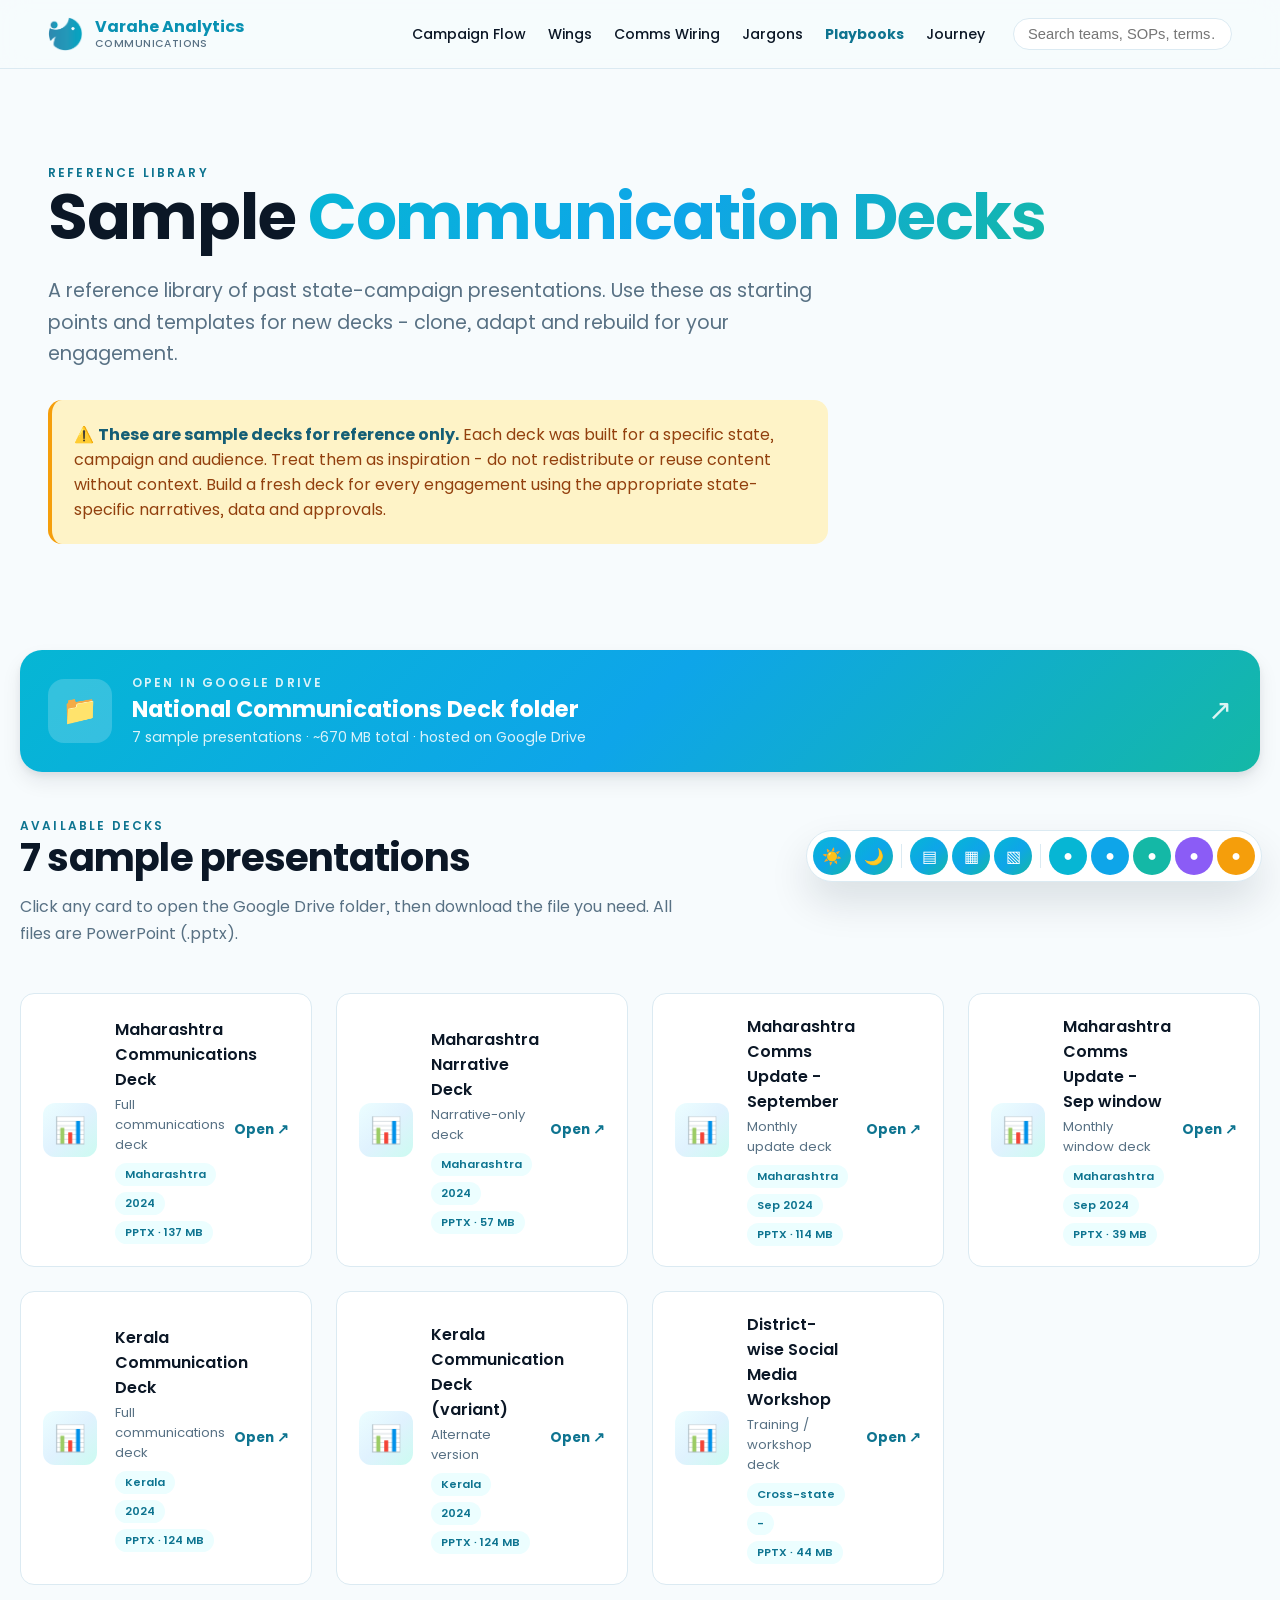
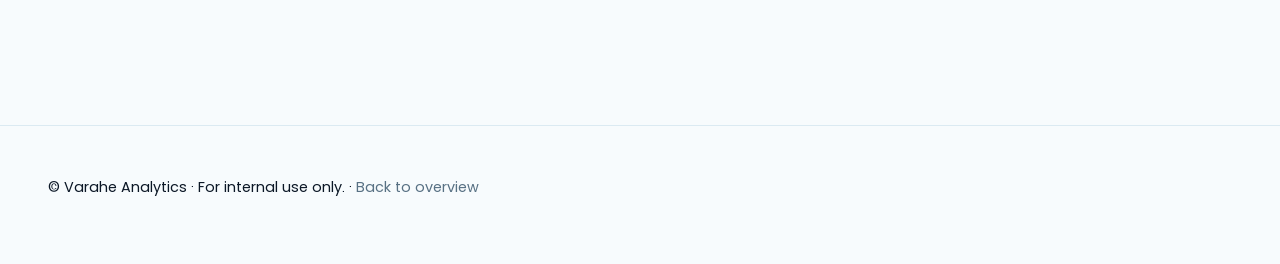
<file: resources.html>
<!DOCTYPE html>
<html lang="en" data-theme="light">
<head>
<meta charset="UTF-8" />
<meta name="viewport" content="width=device-width,initial-scale=1" />
<title>Sample Decks · Varahe NCC</title>
<link rel="preconnect" href="https://fonts.googleapis.com">
<link rel="preconnect" href="https://fonts.gstatic.com" crossorigin>
<link href="https://fonts.googleapis.com/css2?family=Poppins:wght@300;400;500;600;700&display=swap" rel="stylesheet">
<link rel="stylesheet" href="styles.css" />
<link rel="stylesheet" href="security.css" />
<link rel="icon" href="assets/logo.png" />
<script src="https://identity.netlify.com/v1/netlify-identity-widget.js" defer></script>
</head>
<body>

<header class="nav">
  <div class="container nav-inner">
    <a class="brand" href="index.html">
      <img src="assets/logo.png" alt="Varahe Analytics" />
      <span>Varahe Analytics<small>Communications</small></span>
    </a>
    <nav class="nav-links">
      <a href="index.html#campaign-flow">Campaign Flow</a>
      <a href="index.html#teams">Wings</a>
      <a href="index.html#coord">Comms Wiring</a>
      <a href="index.html#glossary">Jargons</a>
      <a href="resources.html" style="color:var(--teal-700);font-weight:700">Playbooks</a>
      <a href="journey.html">Journey</a>
    </nav>
    <div class="nav-search">
      <input type="text" id="globalSearch" placeholder="Search teams, SOPs, terms…" autocomplete="off" />
    </div>
  </div>
</header>

<section class="hero">
  <div class="container">
    <span class="kicker scroll-reveal">Reference library</span>
    <h1 class="scroll-reveal">Sample <span class="grad">Communication Decks</span></h1>
    <p class="hero-lead scroll-reveal">A reference library of past state-campaign presentations. Use these as starting points and templates for new decks - clone, adapt and rebuild for your engagement.</p>

    <div class="callout scroll-reveal" style="background:#fef3c7;border-left-color:#f59e0b;color:#92400e;max-width:780px;margin-top:24px">
      ⚠️ <b>These are sample decks for reference only.</b> Each deck was built for a specific state, campaign and audience. Treat them as inspiration - do not redistribute or reuse content without context. Build a fresh deck for every engagement using the appropriate state-specific narratives, data and approvals.
    </div>
  </div>
</section>

<section class="container" style="padding:10px 0 30px">
  <a class="drive-cta scroll-reveal" href="https://drive.google.com/drive/folders/1ymRSdazT-ODQn3g5kUNak6TmvpoMksd5?usp=sharing" target="_blank" rel="noopener">
    <span class="drive-icon">📁</span>
    <div>
      <span class="kicker" style="color:#fff;opacity:.85">Open in Google Drive</span>
      <b>National Communications Deck folder</b>
      <small>7 sample presentations · ~670 MB total · hosted on Google Drive</small>
    </div>
    <span class="drive-arrow">↗</span>
  </a>
</section>

<section class="container" style="padding:10px 0 80px">
  <div class="section-head">
    <div>
      <span class="kicker scroll-reveal">Available decks</span>
      <h2 class="scroll-reveal">7 sample presentations</h2>
      <p class="muted scroll-reveal" style="max-width:680px">Click any card to open the Google Drive folder, then download the file you need. All files are PowerPoint (.pptx).</p>
    </div>
  </div>
  <div class="row scroll-reveal" id="deckGrid"></div>
</section>

<footer class="footer">
  <div class="container">
    <p>© Varahe Analytics · For internal use only. · <a href="index.html">Back to overview</a></p>
  </div>
</footer>

<script src="data.js"></script>
<script src="app.js"></script>
<script>
  const DECKS = [
    {label:"Maharashtra Communications Deck",        state:"Maharashtra", year:"2024",     type:"Full communications deck", size:"137 MB", url:"https://docs.google.com/presentation/d/1PFgzb_FlkvPUW57tnde2qJUg52hX7cy5/edit?usp=sharing"},
    {label:"Maharashtra Narrative Deck",              state:"Maharashtra", year:"2024",     type:"Narrative-only deck",       size:"57 MB",  url:"https://docs.google.com/presentation/d/13yKq31iqeacyBitt0VxcNMROC27BkIaJ/edit?usp=sharing"},
    {label:"Maharashtra Comms Update - September",    state:"Maharashtra", year:"Sep 2024", type:"Monthly update deck",       size:"114 MB", url:"https://docs.google.com/presentation/d/1i65dKE6SOhfuunc5kMxl-iijP3-gXzrO/edit?usp=sharing"},
    {label:"Maharashtra Comms Update - Sep window",   state:"Maharashtra", year:"Sep 2024", type:"Monthly window deck",       size:"39 MB",  url:"https://docs.google.com/presentation/d/1rBODzk2BtXTwPnD__-BmSI4gzUQB-X3m/edit?usp=sharing"},
    {label:"Kerala Communication Deck",                state:"Kerala",      year:"2024",     type:"Full communications deck", size:"124 MB", url:"https://docs.google.com/presentation/d/1ApW4--czQyqp9eEw7D4sVb38UrIdVh-x/edit?usp=sharing"},
    {label:"Kerala Communication Deck (variant)",      state:"Kerala",      year:"2024",     type:"Alternate version",         size:"124 MB", url:"https://docs.google.com/presentation/d/1B0uQ8bUGsUhvOO-pZ2_iZm1FPg6wwaF3/edit?usp=sharing"},
    {label:"District-wise Social Media Workshop",     state:"Cross-state", year:"-",        type:"Training / workshop deck",  size:"44 MB",  url:"https://docs.google.com/presentation/d/1RGTVkDxvLpBbmyU-fWMkQ-_Oplok2IlJ/edit?usp=sharing"}
  ];

  const DRIVE_FOLDER = "https://drive.google.com/drive/folders/1ymRSdazT-ODQn3g5kUNak6TmvpoMksd5?usp=sharing";
  document.getElementById("deckGrid").innerHTML = DECKS.map(d=>`
    <a class="deck-card" href="${d.url || DRIVE_FOLDER}" target="_blank" rel="noopener">
      <div class="deck-icon">📊</div>
      <div class="deck-body">
        <b>${d.label}</b>
        <small>${d.type}</small>
        <div class="deck-meta">
          <span class="deck-pill">${d.state}</span>
          <span class="deck-pill">${d.year}</span>
          <span class="deck-pill">PPTX · ${d.size}</span>
        </div>
      </div>
      <span class="deck-cta">Open ↗</span>
    </a>
  `).join("");
</script>
<script src="security.js"></script>
<script src="auth.js" defer></script>
</body>
</html>
</file>
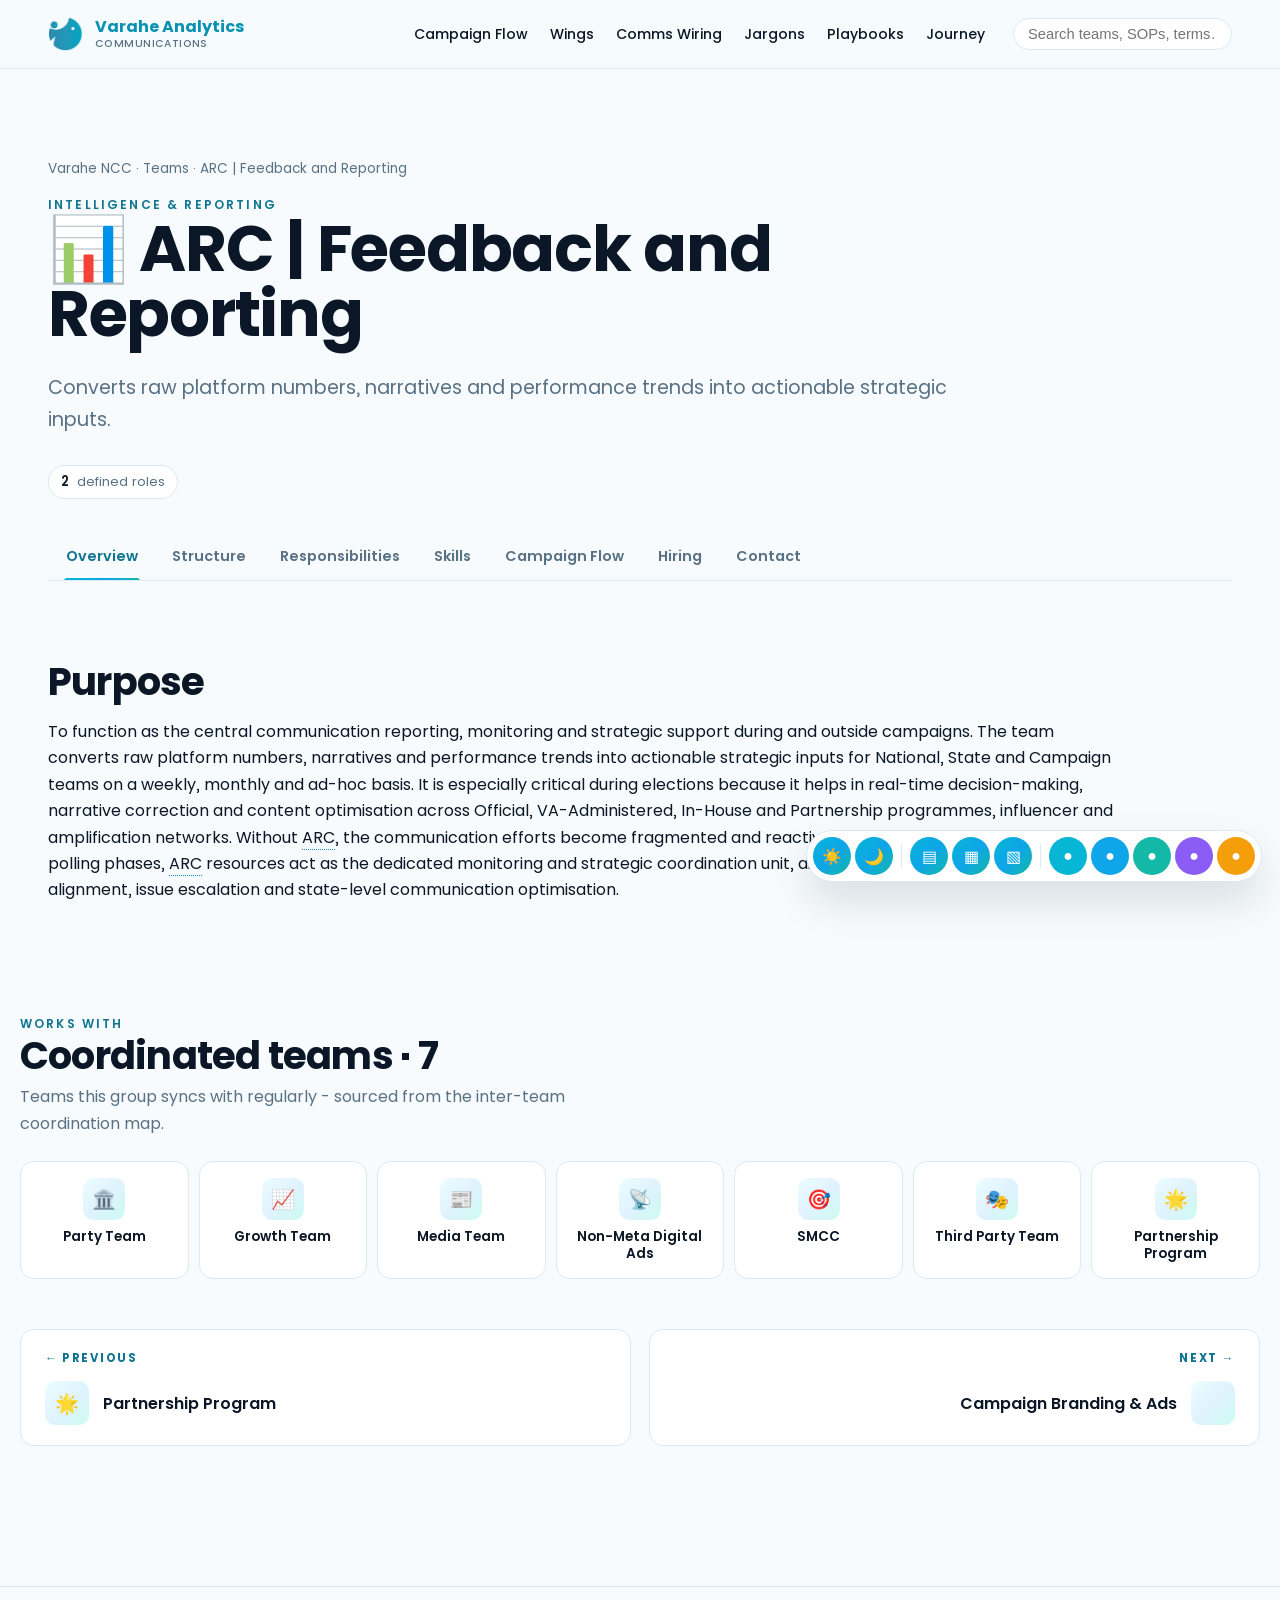
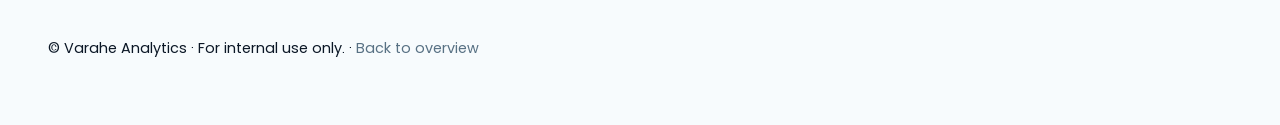
<file: team.html>
<!DOCTYPE html>
<html lang="en" data-theme="light">
<head>
<meta charset="UTF-8" />
<meta name="viewport" content="width=device-width,initial-scale=1" />
<title>Team - Varahe NCC</title>
<link rel="preconnect" href="https://fonts.googleapis.com">
<link rel="preconnect" href="https://fonts.gstatic.com" crossorigin>
<link href="https://fonts.googleapis.com/css2?family=Poppins:wght@300;400;500;600;700&display=swap" rel="stylesheet">
<link rel="stylesheet" href="styles.css" />
<link rel="stylesheet" href="security.css" />
<link rel="icon" href="assets/logo.png" />
<script src="https://identity.netlify.com/v1/netlify-identity-widget.js" defer></script>
</head>
<body>

<header class="nav">
  <div class="container nav-inner">
    <a class="brand" href="index.html">
      <img src="assets/logo.png" alt="Varahe Analytics" />
      <span>Varahe Analytics<small>Communications</small></span>
    </a>
    <nav class="nav-links">
      <a href="index.html#campaign-flow">Campaign Flow</a>
      <a href="index.html#teams">Wings</a>
      <a href="index.html#coord">Comms Wiring</a>
      <a href="index.html#glossary">Jargons</a>
      <a href="resources.html">Playbooks</a>
      <a href="journey.html">Journey</a>
    </nav>
    <div class="nav-search">
      <input type="text" id="globalSearch" placeholder="Search teams, SOPs, terms…" autocomplete="off" />
    </div>
  </div>
</header>

<main id="teamPage"></main>

<footer class="footer">
  <div class="container">
    <p>© Varahe Analytics · For internal use only. · <a href="index.html">Back to overview</a></p>
  </div>
</footer>

<script src="data.js"></script>
<script src="india-shapes.js"></script>
<script src="app.js"></script>
<script src="security.js"></script>
<script src="auth.js" defer></script>
</body>
</html>
</file>
<file: styles.css>
/* Varahe National Communications - Theme */
:root{
  --teal-50:#ecfeff; --teal-100:#cffafe; --teal-300:#67e8f9; --teal-400:#22d3ee;
  --teal-500:#06b6d4; --teal-600:#0891b2; --teal-700:#0e7490; --teal-800:#155e75;
  --navy-900:#0b1726; --navy-800:#10243a; --navy-700:#163554;
  --ink:#0b1726; --paper:#f7fbfd; --paper-2:#ffffff; --line:#dbeaf2;
  --muted:#587184; --accent:#14b8a6; --accent-2:#0ea5e9;
  --gradient: linear-gradient(135deg,#06b6d4 0%,#0ea5e9 50%,#14b8a6 100%);
  --gradient-soft: linear-gradient(135deg,#ecfeff 0%,#e0f2fe 50%,#ccfbf1 100%);
  --shadow-sm:0 1px 2px rgba(11,23,38,.06),0 1px 3px rgba(11,23,38,.08);
  --shadow-md:0 4px 6px rgba(11,23,38,.06),0 10px 20px rgba(11,23,38,.08);
  --shadow-lg:0 20px 40px rgba(11,23,38,.12);
  --radius:14px; --radius-sm:10px; --radius-lg:22px;
  --font: "Poppins", -apple-system, BlinkMacSystemFont, Segoe UI, Roboto, sans-serif;
  --font-display:"Poppins", -apple-system, BlinkMacSystemFont, sans-serif;
  --gap:24px; --container:1240px;
  --transition: 250ms cubic-bezier(.22,.61,.36,1);
}
html[data-theme="dark"]{
  --ink:#e6f1f7; --paper:#06121d; --paper-2:#0c1d2c; --line:#1a3147;
  --muted:#92aabd; --teal-50:#0a1f29;
  --gradient-soft: linear-gradient(135deg,#0a1f29 0%,#0c2236 50%,#0b2522 100%);
  --shadow-sm:0 1px 2px rgba(0,0,0,.4); --shadow-md:0 6px 16px rgba(0,0,0,.4); --shadow-lg:0 30px 60px rgba(0,0,0,.5);
}
html[data-density="compact"]{ --gap:16px; }
html[data-density="comfy"]{ --gap:32px; }

*{box-sizing:border-box}
html,body{margin:0;padding:0;background:var(--paper);color:var(--ink);font-family:var(--font);font-feature-settings:"ss01","cv11";-webkit-font-smoothing:antialiased}
h1,h2,h3,h4,h5{font-family:var(--font-display);letter-spacing:-.02em;margin:0 0 .4em}
h1{font-size:clamp(2.4rem,5vw,4.2rem);line-height:1.02;font-weight:700}
h2{font-size:clamp(1.7rem,3vw,2.6rem);line-height:1.1;font-weight:700}
h3{font-size:1.25rem;font-weight:600}
p{line-height:1.65;color:var(--ink);margin:0 0 1em}
a{color:var(--teal-600);text-decoration:none}
a:hover{color:var(--teal-700)}
.container{max-width:var(--container);margin:0 auto;padding:0 28px}
.muted{color:var(--muted)}
.kicker{font-family:var(--font-display);letter-spacing:.18em;text-transform:uppercase;font-size:.75rem;color:var(--teal-700);font-weight:600}

/* NAV */
.nav{position:sticky;top:0;z-index:80;backdrop-filter:saturate(180%) blur(14px);background:color-mix(in oklab,var(--paper) 78%,transparent);border-bottom:1px solid var(--line)}
.nav-inner{display:flex;align-items:center;gap:18px;height:68px;flex-wrap:nowrap}
.brand{display:flex;align-items:center;gap:12px;font-weight:700;font-family:var(--font-display);flex-shrink:0;white-space:nowrap}
.brand img{height:34px;width:auto}
.brand>span{display:flex;flex-direction:column;line-height:1.1}
.brand small{display:block;font-size:.66rem;color:var(--muted);font-weight:500;letter-spacing:.04em;text-transform:uppercase;margin-top:2px}
.nav-links{display:flex;gap:2px;margin-left:auto;align-items:center;flex-wrap:nowrap;white-space:nowrap}
.nav-links a{padding:8px 10px;border-radius:8px;font-weight:500;color:var(--ink);font-size:.88rem;white-space:nowrap}
.nav-links a:hover{background:var(--teal-50)}
.nav-search{position:relative;display:flex;align-items:center;background:var(--paper-2);border:1px solid var(--line);border-radius:999px;padding:6px 12px;min-width:180px;flex-shrink:1}
.nav-search input{border:0;background:transparent;outline:0;color:var(--ink);width:100%;font-size:.92rem}
.icon-btn{width:38px;height:38px;display:inline-flex;align-items:center;justify-content:center;border-radius:999px;background:var(--paper-2);border:1px solid var(--line);cursor:pointer;color:var(--ink);transition:var(--transition)}
.icon-btn:hover{transform:translateY(-1px);box-shadow:var(--shadow-sm)}

/* HERO */
.hero-grid{display:grid;grid-template-columns:1.2fr 1fr;gap:50px;align-items:center}
.hero-art img{width:100%;max-width:560px;display:block;margin-left:auto;filter:drop-shadow(0 30px 60px rgba(6,182,212,.25));animation:floaty 8s ease-in-out infinite}
@keyframes floaty{0%,100%{transform:translateY(0)}50%{transform:translateY(-12px)}}
@media(max-width:900px){.hero-grid{grid-template-columns:1fr}.hero-art{display:none}}
.timeline-art{margin:18px 0 8px}
.timeline-art img{width:100%;height:auto;display:block;border-radius:var(--radius)}
.team-art{margin:18px 0;border-radius:var(--radius);overflow:hidden;background:var(--paper-2);border:1px solid var(--line);width:100%;aspect-ratio:6/1.4}
.team-art img{display:block;width:100%;height:100%;object-fit:cover;object-position:center}
.hero{position:relative;padding:90px 0 60px;overflow:hidden}
.hero::before{content:"";position:absolute;inset:-20% -20% auto auto;width:80%;height:80%;background:var(--gradient-soft);filter:blur(60px);opacity:.7;z-index:-1;border-radius:50%;animation:float 14s ease-in-out infinite}
.hero::after{content:"";position:absolute;inset:auto auto -30% -20%;width:60%;height:60%;background:radial-gradient(closest-side,#a7f3d0 0%,transparent 70%);filter:blur(50px);opacity:.5;z-index:-1;border-radius:50%;animation:float 18s ease-in-out infinite reverse}
@keyframes float{0%,100%{transform:translateY(0) translateX(0)}50%{transform:translateY(-30px) translateX(20px)}}
.hero h1 span.grad{background:var(--gradient);-webkit-background-clip:text;background-clip:text;color:transparent}
.hero-lead{font-size:1.2rem;color:var(--muted);max-width:780px;margin:18px 0 30px}
.hero-stats{display:flex;flex-wrap:wrap;gap:24px;margin:32px 0 12px}
.stat{padding:18px 22px;background:var(--paper-2);border:1px solid var(--line);border-radius:var(--radius);min-width:160px;box-shadow:var(--shadow-sm)}
.stat b{display:block;font-family:var(--font-display);font-size:1.6rem;background:var(--gradient);-webkit-background-clip:text;background-clip:text;color:transparent}
.stat span{color:var(--muted);font-size:.85rem}

/* HUB DIAGRAM */
.diagram-wrap{margin:60px 0 30px;padding:38px;background:var(--paper-2);border:1px solid var(--line);border-radius:var(--radius-lg);position:relative;overflow:hidden;box-shadow:var(--shadow-md)}
.diagram-title{display:flex;align-items:flex-end;justify-content:space-between;flex-wrap:wrap;gap:18px;margin-bottom:24px}
.hub-svg{width:100%;height:auto;display:block}
.hub-node{cursor:pointer;transition:var(--transition)}
.hub-node:hover .node-circle{filter:drop-shadow(0 6px 16px rgba(6,182,212,.45));transform:scale(1.06);transform-origin:center}
.hub-node:hover text{fill:var(--teal-700)}
.hub-node .node-circle{transition:var(--transition);transform-box:fill-box}
.hub-svg.filtered .hub-node.dim{opacity:.22}
.hub-svg.filtered .hub-node.on .node-circle{fill:var(--teal-500);stroke:transparent;filter:drop-shadow(0 6px 18px rgba(6,182,212,.55))}
.hub-svg.filtered .hub-node.on text:first-of-type{fill:#fff}
.hub-svg.filtered .hub-node.on text:last-of-type{fill:var(--teal-800);font-weight:700}
.hub-svg.filtered .hub-line{opacity:.15}

/* Hub category tag chips */
.tag-row{display:flex;flex-wrap:wrap;gap:8px;align-items:center}
.hub-tag{padding:7px 14px;border-radius:999px;background:var(--paper-2);border:1px solid var(--line);font-size:.82rem;font-weight:600;color:var(--ink);cursor:pointer;transition:var(--transition);font-family:var(--font);letter-spacing:.01em;user-select:none}
.hub-tag:hover,.hub-tag.hover{background:var(--gradient-soft);border-color:var(--teal-300);color:var(--teal-800)}
.hub-tag.locked{background:var(--gradient);color:#fff;border-color:transparent;box-shadow:0 4px 12px rgba(6,182,212,.35)}
.hub-line{stroke:var(--teal-300);stroke-width:1.2;opacity:.6;stroke-dasharray:4 4;animation:dash 30s linear infinite}
@keyframes dash{to{stroke-dashoffset:-1000}}

/* HORIZONTAL CAMPAIGN TIMELINE (landing) */
.ctl-rail{position:relative;display:grid;grid-template-columns:repeat(5,1fr);gap:18px;padding:80px 12px 30px;margin-top:18px}
.ctl-line{position:absolute;left:6%;right:6%;top:120px;height:2px;background:var(--line);border-radius:2px;z-index:0}
.ctl-line-fill{position:absolute;left:6%;top:120px;height:4px;width:88%;background:var(--gradient);border-radius:4px;z-index:0;filter:blur(.4px);opacity:.85;transform:translateY(-1px)}
.ctl-node{position:relative;z-index:1;display:flex;flex-direction:column;align-items:center;gap:14px}
.ctl-dot{position:relative;width:54px;height:54px;border-radius:999px;background:var(--paper-2);border:3px solid var(--teal-500);display:flex;align-items:center;justify-content:center;font-family:var(--font-display);font-weight:700;color:var(--teal-700);font-size:1.2rem;box-shadow:0 6px 16px rgba(6,182,212,.25);transition:var(--transition);cursor:default;margin-top:-12px}
.ctl-node:hover .ctl-dot{transform:scale(1.08);background:var(--gradient);color:#fff;border-color:transparent}
.ctl-pulse{position:absolute;inset:-6px;border-radius:999px;border:2px solid var(--teal-300);opacity:.7;animation:pulse 2.6s ease-in-out infinite}
.ctl-node:nth-child(3) .ctl-pulse{animation-delay:.6s}
.ctl-node:nth-child(4) .ctl-pulse{animation-delay:1.2s}
.ctl-node:nth-child(5) .ctl-pulse{animation-delay:1.8s}
@keyframes pulse{0%,100%{transform:scale(1);opacity:.7}50%{transform:scale(1.4);opacity:0}}
.ctl-card{width:100%;background:var(--paper-2);border:1px solid var(--line);border-radius:var(--radius);padding:20px;transition:var(--transition);position:relative}
.ctl-node:hover .ctl-card{transform:translateY(-4px);border-color:var(--teal-300);box-shadow:var(--shadow-md)}
.ctl-card::before{content:"";position:absolute;top:-9px;left:50%;transform:translateX(-50%) rotate(45deg);width:14px;height:14px;background:var(--paper-2);border-left:1px solid var(--line);border-top:1px solid var(--line)}
.ctl-card-head{display:flex;justify-content:space-between;align-items:center;gap:10px;margin-bottom:8px}
.ctl-card h4{font-size:1.05rem;margin:0}
.ctl-card p{font-size:.86rem;margin:6px 0}
.ctl-int{font-size:.7rem;font-weight:700;text-transform:uppercase;letter-spacing:.08em;padding:3px 10px;border-radius:999px;background:var(--teal-50);color:var(--teal-700)}
.ctl-int.int-low{background:#dbeafe;color:#1e40af}
.ctl-int.int-medium{background:#fef3c7;color:#92400e}
.ctl-int.int-high{background:#fed7aa;color:#9a3412}
.ctl-int.int-very-high{background:#fecaca;color:#991b1b}
.ctl-bar{margin-top:10px;height:6px;background:var(--line);border-radius:4px;overflow:hidden}
.ctl-bar span{display:block;height:100%;background:var(--gradient);border-radius:4px;transition:var(--transition)}
@media(max-width:900px){
  .ctl-rail{grid-template-columns:1fr;padding:30px 0;gap:36px}
  .ctl-line,.ctl-line-fill{left:30px;right:auto;top:0;bottom:0;width:2px;height:auto;background:var(--line)}
  .ctl-line-fill{background:var(--gradient);width:4px;height:88%;left:29px}
  .ctl-node{flex-direction:row;align-items:flex-start;gap:18px}
  .ctl-dot{margin-top:0;flex-shrink:0}
  .ctl-card::before{display:none}
  .ctl-card{flex:1}
}

/* PHASE TIMELINE on team page */
.phase-timeline{position:relative;display:flex;flex-direction:column;gap:20px;padding:14px 0 0;margin-top:10px}
.phase-timeline::before{content:"";position:absolute;left:23px;top:14px;bottom:14px;width:2px;background:linear-gradient(180deg,var(--teal-300) 0%,var(--teal-400) 50%,var(--teal-600) 100%);border-radius:2px}
.phase-step{position:relative;display:flex;gap:20px;align-items:flex-start;padding-left:0}
.phase-dot{position:relative;z-index:1;width:48px;height:48px;border-radius:999px;flex-shrink:0;background:var(--paper-2);border:3px solid var(--teal-500);display:flex;align-items:center;justify-content:center;font-family:var(--font-display);font-weight:700;color:var(--teal-700);font-size:1.05rem;box-shadow:0 4px 12px rgba(6,182,212,.2);transition:var(--transition)}
.phase-step:hover .phase-dot{background:var(--gradient);color:#fff;border-color:transparent;transform:scale(1.06)}
.phase-step.inferred .phase-dot{border-style:dashed;opacity:.85}
.phase-card{flex:1;background:var(--paper-2);border:1px solid var(--line);border-radius:var(--radius);padding:18px 20px;transition:var(--transition);position:relative}
.phase-card::before{content:"";position:absolute;left:-9px;top:18px;width:14px;height:14px;background:var(--paper-2);border-left:1px solid var(--line);border-bottom:1px solid var(--line);transform:rotate(45deg)}
.phase-step:hover .phase-card{border-color:var(--teal-300);transform:translateX(4px);box-shadow:var(--shadow-sm)}
.phase-card-head{display:flex;justify-content:space-between;align-items:center;gap:12px;flex-wrap:wrap;margin-bottom:4px}
.phase-card h4{font-size:1.05rem;margin:0}
.phase-card .phase-sub{font-size:.78rem;margin:0 0 8px;letter-spacing:.04em}
.phase-card p{margin:6px 0;font-size:.92rem}
.phase-block{margin:10px 0 4px}
.phase-label{display:block;font-family:var(--font-display);font-size:.7rem;letter-spacing:.14em;text-transform:uppercase;color:var(--teal-700);font-weight:700;margin-bottom:6px}
.phase-int{font-size:.7rem;font-weight:700;text-transform:uppercase;letter-spacing:.08em;padding:3px 10px;border-radius:999px;background:var(--teal-50);color:var(--teal-700)}
.phase-int-low{background:#dbeafe;color:#1e40af}
.phase-int-medium{background:#fef3c7;color:#92400e}
.phase-int-high{background:#fed7aa;color:#9a3412}
.phase-int-very-high{background:#fecaca;color:#991b1b}

/* REPORTER NETWORK · INDIA MAP */
.rn-map-wrap{margin:24px 0 12px;padding:22px;background:var(--paper-2);border:1px solid var(--line);border-radius:var(--radius-lg);box-shadow:var(--shadow-sm)}
.rn-map-head{display:flex;justify-content:space-between;align-items:flex-start;gap:24px;flex-wrap:wrap;margin-bottom:16px}
.rn-map-head h3{margin:6px 0 6px}
.rn-map-head p{margin:0;max-width:520px;font-size:.88rem}
.rn-legend{display:flex;flex-direction:column;gap:8px;font-size:.85rem;color:var(--ink);padding:12px 16px;background:var(--gradient-soft);border-radius:12px;flex-shrink:0}
.rn-legend>div{display:flex;align-items:center;gap:10px}
.rn-dot-sample{position:relative;width:14px;height:14px;border-radius:999px;display:inline-block}
.rn-dot-sample.active{background:#bbf7d0;border:2px solid #15803d}
.rn-dot-sample.contact{background:#fef3c7;border:2px solid #a16207}
.rn-map{position:relative;width:100%;max-width:1100px;margin:0 auto;background:transparent;border:0}
.rn-map-svg-india{width:100%;height:100%;display:block}
.rn-map-svg-india .s{fill:#e0f2fe;stroke:#0e7490;stroke-width:.6;stroke-linejoin:round;stroke-opacity:.55;fill-opacity:1;vector-effect:non-scaling-stroke;transition:fill .2s,stroke .2s}
.rn-map-svg-india .s.rn-state-active:hover{fill:#bbf7d0;stroke:#15803d}
.rn-map-svg-india .s.rn-state-contact:hover{fill:#fef3c7;stroke:#a16207}
.rn-map-svg-india .s:hover{fill:#bae6fd}
html[data-theme="dark"] .rn-map-svg-india .s{fill:#0c2236;stroke:#22d3ee;stroke-opacity:.5}
html[data-theme="dark"] .rn-map-svg-india .s:hover{fill:#163b54}
html[data-theme="dark"] .rn-map-svg-india .s.rn-state-active:hover{fill:#14532d;stroke:#4ade80}
html[data-theme="dark"] .rn-map-svg-india .s.rn-state-contact:hover{fill:#451a03;stroke:#fbbf24}
.rn-mk{cursor:pointer;transition:fill .15s ease, stroke .15s ease;vector-effect:non-scaling-stroke}
.rn-mk.active{fill:#bbf7d0;stroke:#14532d;stroke-width:1.2}
.rn-mk.contact{fill:#fef3c7;stroke:#713f12;stroke-width:1.2}
.rn-mk.active:hover{fill:#86efac}
.rn-mk.contact:hover{fill:#fde68a}
.rn-mk-pulse{fill:none;stroke:#14532d;stroke-width:.5;opacity:.5;animation:rnpulse2 2.4s ease-out infinite;transform-origin:center;vector-effect:non-scaling-stroke;pointer-events:none;transform-box:fill-box}
@keyframes rnpulse2{0%{stroke-width:.17;opacity:.65;transform:scale(1)}100%{stroke-width:0;opacity:0;transform:scale(3.4)}}
.rn-mk-lbl{font-family:"Poppins",sans-serif;font-size:1.1px;font-weight:600;fill:#0e7490;pointer-events:none;dominant-baseline:middle;paint-order:stroke;stroke:rgba(255,255,255,.85);stroke-width:.3;stroke-linejoin:round}
.rn-mk-lbl.muted{fill:#587184;font-weight:500}
html[data-theme="dark"] .rn-mk-lbl{fill:#67e8f9;stroke:rgba(11,23,38,.85)}
html[data-theme="dark"] .rn-mk-lbl.muted{fill:#92aabd}
.rn-stats{display:grid;grid-template-columns:repeat(auto-fit,minmax(120px,1fr));gap:12px;margin-top:18px}
.rn-stat{text-align:center;padding:14px 10px;background:var(--gradient-soft);border-radius:12px}
.rn-stat b{display:block;font-family:var(--font-display);font-size:1.3rem;background:var(--gradient);-webkit-background-clip:text;background-clip:text;color:transparent}
.rn-stat span{font-size:.75rem;color:var(--muted);text-transform:uppercase;letter-spacing:.06em}
@media(max-width:600px){.rn-map-head{flex-direction:column}.rn-legend{align-self:stretch}}

/* PREV/NEXT TEAM NAV */
.team-nav{display:grid;grid-template-columns:1fr 1fr;gap:18px;padding:30px 28px 0;margin:0 auto;max-width:var(--container)}
.team-nav-btn{position:relative;display:grid;grid-template-columns:auto auto 1fr;align-items:center;gap:14px;padding:20px 24px;background:var(--paper-2);border:1px solid var(--line);border-radius:var(--radius);text-decoration:none;color:var(--ink);transition:var(--transition);overflow:hidden}
.team-nav-btn::before{content:"";position:absolute;inset:0;background:var(--gradient-soft);opacity:0;transition:var(--transition)}
.team-nav-btn>*{position:relative}
.team-nav-btn:hover{transform:translateY(-3px);border-color:var(--teal-300);box-shadow:var(--shadow-md)}
.team-nav-btn:hover::before{opacity:.5}
.team-nav-btn.next{text-align:right;grid-template-columns:1fr auto auto}
.team-nav-btn .tnb-dir{font-family:var(--font-display);font-size:.72rem;letter-spacing:.15em;text-transform:uppercase;color:var(--teal-700);font-weight:700;grid-column:1/-1}
.team-nav-btn.prev .tnb-dir{justify-self:start}
.team-nav-btn.next .tnb-dir{justify-self:end}
.team-nav-btn .tnb-icon{width:44px;height:44px;border-radius:10px;background:var(--gradient-soft);display:inline-flex;align-items:center;justify-content:center;font-size:1.2rem;flex-shrink:0}
.team-nav-btn .tnb-name{font-family:var(--font-display);font-weight:600;font-size:1rem;line-height:1.2}
.team-nav-btn.prev{grid-template-areas:"dir dir dir" "icon name name"}
.team-nav-btn.next{grid-template-areas:"dir dir dir" "name name icon"}
.team-nav-btn.prev .tnb-dir{grid-area:dir}
.team-nav-btn.prev .tnb-icon{grid-area:icon}
.team-nav-btn.prev .tnb-name{grid-area:name;text-align:left}
.team-nav-btn.next .tnb-dir{grid-area:dir}
.team-nav-btn.next .tnb-icon{grid-area:icon}
.team-nav-btn.next .tnb-name{grid-area:name;text-align:right}
@media(max-width:700px){.team-nav{grid-template-columns:1fr}}

/* DOWNLOAD CARDS */
.download-card{display:flex;gap:14px;padding:18px;background:var(--paper-2);border:1px solid var(--line);border-radius:var(--radius);transition:var(--transition);color:var(--ink);text-decoration:none;position:relative;overflow:hidden}
.download-card::before{content:"";position:absolute;inset:0 0 auto 0;height:3px;background:var(--gradient);opacity:0;transition:var(--transition)}
.download-card:hover{transform:translateY(-3px);border-color:var(--teal-300);box-shadow:var(--shadow-md)}
.download-card:hover::before{opacity:1}
.download-card .dl-icon{width:44px;height:44px;border-radius:10px;background:var(--gradient-soft);display:flex;align-items:center;justify-content:center;flex-shrink:0;font-size:1.2rem}
.download-card b{display:block;font-size:.95rem;margin-bottom:4px}
.download-card small{display:block;color:var(--muted);font-size:.82rem;line-height:1.45;margin-bottom:6px}
.download-card .dl-host{display:inline-block;font-size:.74rem;color:var(--teal-700);font-weight:600;letter-spacing:.04em}

/* legacy timeline classes (no longer used on landing) */
.timeline{display:grid;grid-template-columns:repeat(5,1fr);gap:14px;margin-top:24px}
.timeline-step{position:relative;padding:22px;border-radius:var(--radius);background:var(--paper-2);border:1px solid var(--line);transition:var(--transition);cursor:pointer}
.timeline-step:hover{transform:translateY(-4px);box-shadow:var(--shadow-md);border-color:var(--teal-400)}
.timeline-step .ph{font-family:var(--font-display);font-size:.78rem;color:var(--teal-700);letter-spacing:.1em;text-transform:uppercase;font-weight:600}
.timeline-step h4{font-family:var(--font-display);font-size:1.05rem;margin:6px 0 8px}
.timeline-step p{font-size:.86rem;color:var(--muted);margin:0}
.timeline-step .bar{position:absolute;left:0;right:0;bottom:0;height:4px;background:var(--line);border-radius:0 0 var(--radius) var(--radius);overflow:hidden}
.timeline-step .bar::after{content:"";position:absolute;inset:0;background:var(--gradient);width:var(--w,20%);transition:var(--transition)}
.timeline-step[data-intensity="low"]{--w:25%}
.timeline-step[data-intensity="medium"]{--w:55%}
.timeline-step[data-intensity="high"]{--w:80%}
.timeline-step[data-intensity="very-high"]{--w:100%}

/* TEAM GRID */
.section{padding:80px 0}
.section-head{display:flex;align-items:flex-end;justify-content:space-between;flex-wrap:wrap;gap:18px;margin-bottom:34px}
.filters{display:flex;gap:8px;flex-wrap:wrap}
.chip{padding:8px 14px;border-radius:999px;background:var(--paper-2);border:1px solid var(--line);font-size:.85rem;cursor:pointer;transition:var(--transition);color:var(--ink);font-weight:500;font-family:inherit}
.chip:hover{border-color:var(--teal-400);color:var(--teal-700)}
.chip.active{background:var(--gradient);color:#fff;border-color:transparent}
.grid{display:grid;grid-template-columns:repeat(auto-fit,minmax(290px,1fr));gap:var(--gap)}
.card{position:relative;padding:26px;background:var(--paper-2);border:1px solid var(--line);border-radius:var(--radius);transition:var(--transition);display:flex;flex-direction:column;gap:14px;overflow:hidden}
.card::before{content:"";position:absolute;inset:0 0 auto 0;height:3px;background:var(--gradient);opacity:0;transition:var(--transition)}
.card:hover{transform:translateY(-6px);box-shadow:var(--shadow-lg);border-color:var(--teal-400)}
.card:hover::before{opacity:1}
.card .icon{width:48px;height:48px;border-radius:12px;background:var(--gradient-soft);display:inline-flex;align-items:center;justify-content:center;font-size:24px}
.card h3{margin:0}
.card .tag{align-self:flex-start;font-size:.7rem;padding:4px 10px;border-radius:999px;background:var(--teal-50);color:var(--teal-700);font-weight:600;letter-spacing:.04em;text-transform:uppercase}
.card .desc{font-size:.92rem;color:var(--muted);line-height:1.55;margin:0;flex:1}
.card .link{display:inline-flex;align-items:center;gap:6px;font-weight:600;color:var(--teal-700)}
.card .link::after{content:"→";transition:var(--transition)}
.card:hover .link::after{transform:translateX(4px)}

/* TEAM PAGE */
.team-hero{padding:90px 0 40px;position:relative;overflow:hidden}
.team-hero::before{content:"";position:absolute;inset:0;background:var(--gradient-soft);opacity:.5;z-index:-1}
.crumbs{font-size:.85rem;color:var(--muted);margin-bottom:12px}
.crumbs a{color:var(--muted)}
.crumbs a:hover{color:var(--teal-700)}
.team-meta{display:flex;gap:14px;flex-wrap:wrap;margin-top:18px}
.meta-pill{display:inline-flex;align-items:center;gap:8px;padding:8px 14px;background:var(--paper-2);border:1px solid var(--line);border-radius:999px;font-size:.85rem;color:var(--muted)}
.meta-pill b{color:var(--ink);font-weight:600}

/* TABS */
.tabs{display:flex;gap:2px;flex-wrap:nowrap;white-space:nowrap;overflow-x:auto;border-bottom:1px solid var(--line);margin:34px 0 0;position:sticky;top:68px;background:color-mix(in oklab,var(--paper) 88%,transparent);backdrop-filter:blur(8px);z-index:10;padding:0 2px;scrollbar-width:thin}
.tab{padding:14px 14px;font-weight:600;border:0;background:transparent;cursor:pointer;color:var(--muted);font-family:inherit;font-size:.9rem;position:relative;transition:var(--transition);flex-shrink:0}
.tab:hover{color:var(--ink)}
.tab.active{color:var(--teal-700)}
.tab.active::after{content:"";position:absolute;left:14px;right:14px;bottom:-1px;height:3px;background:var(--gradient);border-radius:3px 3px 0 0}
.tab-content{padding:40px 0;display:none;animation:fade .4s ease}
.tab-content.active{display:block}
@keyframes fade{from{opacity:0;transform:translateY(6px)}to{opacity:1;transform:none}}

/* DISCLOSURE */
.disc{border:1px solid var(--line);border-radius:var(--radius);background:var(--paper-2);margin:0 0 12px;overflow:hidden;transition:var(--transition)}
.disc summary{padding:18px 22px;cursor:pointer;list-style:none;display:flex;align-items:center;justify-content:space-between;font-weight:600;gap:14px}
.disc summary::-webkit-details-marker{display:none}
.disc summary::after{content:"+";font-size:1.3rem;color:var(--teal-700);transition:var(--transition)}
.disc[open] summary::after{transform:rotate(45deg)}
.disc[open]{border-color:var(--teal-300);box-shadow:var(--shadow-sm)}
.disc .disc-body{padding:0 22px 22px;color:var(--ink)}
.disc ul,.disc ol{padding-left:20px;line-height:1.7}
.disc li{margin:6px 0}
.disc table{width:100%;border-collapse:collapse;margin:12px 0;font-size:.9rem}
.disc th,.disc td{padding:10px 12px;border:1px solid var(--line);text-align:left;vertical-align:top}
.disc th{background:var(--teal-50);color:var(--teal-800);font-weight:600}

/* legacy pill timeline (kept for fallback) */
.phase-grid{display:grid;grid-template-columns:repeat(auto-fit,minmax(200px,1fr));gap:14px}
.phase{padding:20px;background:var(--paper-2);border:1px solid var(--line);border-radius:var(--radius);position:relative}
.phase .ph-num{position:absolute;top:14px;right:14px;font-family:var(--font-display);font-size:2.2rem;color:var(--teal-100);font-weight:700;line-height:1}
.phase h4{font-size:1rem;margin-bottom:8px}
.phase p{font-size:.85rem;color:var(--muted);margin:0}
.intensity-bar{height:6px;background:var(--line);border-radius:6px;margin-top:14px;overflow:hidden}
.intensity-bar::after{content:"";display:block;height:100%;background:var(--gradient);width:var(--w,30%);transition:var(--transition)}

/* CHARTS */
.chart-wrap{padding:24px;border:1px solid var(--line);border-radius:var(--radius);background:var(--paper-2);margin:12px 0}
.bar-chart{display:flex;align-items:flex-end;gap:14px;height:240px;padding:14px 0;border-bottom:2px solid var(--line);margin-bottom:8px}
.bar{flex:1;background:var(--gradient);border-radius:8px 8px 0 0;min-height:6px;position:relative;transition:var(--transition);cursor:pointer}
.bar:hover{opacity:.85;transform:translateY(-3px)}
.bar span{position:absolute;top:-22px;left:0;right:0;text-align:center;font-size:.8rem;font-weight:600;color:var(--teal-700)}
.bar-labels{display:flex;gap:14px}
.bar-labels span{flex:1;text-align:center;font-size:.78rem;color:var(--muted)}
.donut{display:flex;gap:32px;align-items:center;flex-wrap:wrap}
.donut svg{width:160px;height:160px}
.donut-legend{display:flex;flex-direction:column;gap:8px}
.donut-legend div{display:flex;align-items:center;gap:10px;font-size:.9rem}
.donut-legend i{width:12px;height:12px;border-radius:3px;display:inline-block}

/* COORDINATION MAP - single ring layout + side info panel */
.coord-layout{display:grid;grid-template-columns:1fr 1fr;gap:24px;align-items:start}
@media(max-width:980px){.coord-layout{grid-template-columns:1fr}}
/* Both boxes are locked to the same square footprint so hover-driven content
   changes inside the info panel can't shift the diagram. */
.coord-map,.coord-info{aspect-ratio:1/1;width:100%;background:var(--paper-2);border:1px solid var(--line);border-radius:var(--radius-lg);position:relative;overflow:hidden}
.coord-map{padding:18px}
.coord-info{padding:32px 30px;display:flex;flex-direction:column;min-height:0}
.ci-list{flex:1;min-height:0;overflow-y:auto}
.ci-empty{display:flex;flex-direction:column;justify-content:center;flex:1;text-align:center;color:var(--muted);padding:40px 0}
.ci-empty h3{font-size:1.4rem;margin:8px 0}
.ci-empty p{margin:0;font-size:.95rem;max-width:280px;align-self:center}
.ci-head{display:flex;gap:16px;align-items:flex-start;margin-bottom:24px}
.ci-icon{width:54px;height:54px;border-radius:14px;background:var(--gradient-soft);display:flex;align-items:center;justify-content:center;font-size:1.6rem;flex-shrink:0}
.ci-head h3{font-size:1.45rem;margin:0 0 6px;font-weight:700;letter-spacing:-.01em}
.ci-head .muted{margin:0;font-size:.92rem;line-height:1.5}
.ci-meta{margin-bottom:14px}
.ci-list{display:flex;flex-direction:column;gap:8px;overflow-y:auto;max-height:520px;padding-right:4px}
.ci-row{display:flex;align-items:center;gap:14px;padding:14px 18px;background:var(--paper);border:1px solid var(--line);border-radius:12px;text-decoration:none;color:var(--ink);font-weight:500;transition:var(--transition)}
.ci-row:hover{transform:translateX(4px);border-color:var(--teal-300);background:var(--paper-2)}
.ci-dot{width:10px;height:10px;border-radius:999px;flex-shrink:0}
.ci-row span:nth-child(2){flex:1;font-size:.95rem}
.ci-arrow{color:var(--muted);font-size:1.1rem;font-weight:300;transition:transform .2s,color .2s}
.ci-row:hover .ci-arrow{color:var(--teal-700);transform:translateX(2px)}
.coord-svg{width:100%;height:100%;display:block}
.coord-line{stroke:#cbd5e1;stroke-width:1;opacity:.45;transition:stroke .2s ease, opacity .2s ease, stroke-width .2s ease;pointer-events:none}
.coord-line.dim{opacity:.12}
.coord-line.focus{stroke:var(--teal-500);stroke-width:2.2;opacity:1}
.coord-node{cursor:pointer;outline:none}
.cn-bg{fill:var(--paper-2);stroke:#94a3b8;stroke-width:1.8;transition:fill .2s ease, stroke .2s ease, r .2s ease}
.cn-icon{transition:transform .2s ease;transform-box:fill-box;transform-origin:center}
.coord-node:hover .cn-bg,.coord-node.focus .cn-bg{fill:var(--teal-500);stroke:var(--teal-500);r:30}
.coord-node.locked .cn-bg{fill:var(--teal-600);stroke:var(--teal-700);stroke-width:3}
.coord-node.linked .cn-bg{fill:#cffafe;stroke:var(--teal-400)}
.coord-node.dim .cn-bg{fill:var(--paper-2);stroke:#e2e8f0;opacity:.7}
.coord-node.dim .cn-icon{opacity:.4}
.cn-label{font-family:var(--font);font-size:13px;font-weight:500;fill:var(--ink);transition:fill .2s ease, font-weight .2s ease;pointer-events:none}
.coord-map.filtered .cn-label{fill:#94a3b8}
.coord-map.filtered .coord-node.linked .cn-label,
.coord-map.filtered .coord-node.focus  .cn-label{fill:var(--teal-800);font-weight:700}
html[data-theme="dark"] .cn-bg{fill:#10243a;stroke:#475569}
html[data-theme="dark"] .coord-node.linked .cn-bg{fill:#0a1f29;stroke:var(--teal-400)}
html[data-theme="dark"] .coord-line{stroke:#334155;opacity:.4}

/* ORG CHART */
.org-tree{display:flex;flex-direction:column;align-items:center;gap:24px;padding:24px 0}
.org-node{padding:14px 20px;background:var(--paper-2);border:2px solid var(--teal-400);border-radius:12px;font-weight:600;text-align:center;min-width:200px;box-shadow:var(--shadow-sm)}
.org-node small{display:block;font-size:.75rem;color:var(--muted);font-weight:500;margin-top:4px}
.org-row{display:flex;gap:18px;flex-wrap:wrap;justify-content:center;position:relative}
.org-row::before{content:"";position:absolute;top:-14px;left:50%;width:2px;height:14px;background:var(--teal-400);transform:translateX(-50%)}

/* GLOSSARY tooltip */
.tip{border-bottom:1px dotted var(--teal-600);cursor:help;position:relative}
.tip:hover::after{content:attr(data-tip);position:absolute;left:50%;transform:translateX(-50%);bottom:calc(100% + 8px);background:var(--navy-900);color:#fff;padding:10px 14px;border-radius:8px;font-size:.82rem;font-weight:400;white-space:normal;min-width:200px;max-width:320px;z-index:20;box-shadow:var(--shadow-lg);line-height:1.4}
.tip:hover::before{content:"";position:absolute;left:50%;transform:translateX(-50%);bottom:100%;border:6px solid transparent;border-top-color:var(--navy-900);z-index:20}

/* SEARCH RESULTS */
.search-pop{position:absolute;top:calc(100% + 8px);right:0;width:min(420px,90vw);background:var(--paper-2);border:1px solid var(--line);border-radius:var(--radius);box-shadow:var(--shadow-lg);padding:8px;max-height:60vh;overflow:auto;display:none}
.search-pop.show{display:block}
.search-pop .res{padding:12px 14px;border-radius:10px;cursor:pointer;transition:var(--transition)}
.search-pop .res:hover{background:var(--teal-50)}
.search-pop .res b{display:block;color:var(--ink)}
.search-pop .res small{color:var(--muted)}

/* CONTROL DOCK */
.dock{position:fixed;right:18px;bottom:18px;background:var(--paper-2);border:1px solid var(--line);border-radius:999px;padding:6px;display:flex;gap:4px;align-items:center;z-index:60;box-shadow:var(--shadow-lg)}
.dock button{width:38px;height:38px;border-radius:999px;border:0;background:transparent;cursor:pointer;display:inline-flex;align-items:center;justify-content:center;font-size:1rem;color:var(--ink);transition:var(--transition)}
.dock button:hover{background:var(--teal-50)}
.dock button.active{background:var(--gradient);color:#fff}

/* FOOTER */
.footer{padding:50px 0;border-top:1px solid var(--line);margin-top:60px;color:var(--muted);font-size:.9rem}
.footer-grid{display:grid;grid-template-columns:2fr 1fr 1fr;gap:40px;margin-bottom:30px}
.footer h4{font-family:var(--font-display);font-size:.95rem;margin-bottom:14px;color:var(--ink)}
.footer ul{list-style:none;padding:0;margin:0}
.footer li{margin:6px 0}
.footer a{color:var(--muted)}
.footer a:hover{color:var(--teal-700)}

/* Utility */
.row{display:grid;grid-template-columns:repeat(auto-fit,minmax(260px,1fr));gap:var(--gap)}
.row-2{display:grid;grid-template-columns:1.4fr 1fr;gap:var(--gap)}
.callout{padding:22px;background:var(--gradient-soft);border-left:4px solid var(--teal-500);border-radius:var(--radius);margin:18px 0}
.callout b{color:var(--teal-800)}
.scroll-reveal{opacity:0;transform:translateY(20px);transition:opacity .6s ease, transform .6s ease}
.scroll-reveal.visible{opacity:1;transform:none}
.badges{display:flex;flex-wrap:wrap;gap:8px;margin:10px 0}
.badge{font-size:.74rem;padding:4px 10px;border-radius:999px;background:var(--teal-50);color:var(--teal-700);font-weight:600}
.badge.dark{background:var(--navy-800);color:var(--teal-100)}
.badge.warn{background:#fef3c7;color:#92400e}
.badge.crit{background:#fee2e2;color:#991b1b}

table.std{width:100%;border-collapse:collapse;margin:16px 0;font-size:.92rem}
table.std th,table.std td{padding:12px 14px;border:1px solid var(--line);text-align:left;vertical-align:top}
table.std th{background:var(--teal-50);color:var(--teal-800);font-weight:600;font-family:var(--font-display)}
table.std tr:nth-child(even) td{background:color-mix(in oklab,var(--paper-2) 92%,var(--teal-50) 8%)}

@media(max-width:1100px){
  .nav-search{min-width:140px}
  .nav-links a{padding:8px 8px;font-size:.85rem}
  .brand small{display:none}
}
@media(max-width:900px){
  .timeline{grid-template-columns:1fr 1fr}
  .row-2{grid-template-columns:1fr}
  .footer-grid{grid-template-columns:1fr}
  .nav-search{display:none}
  .tabs{overflow-x:auto;white-space:nowrap;flex-wrap:nowrap}
}
@media(max-width:560px){
  .timeline{grid-template-columns:1fr}
  .nav-links{display:none}
}

/* Hiring tab - sizing tiles + role grid */
.hire-tiles{display:grid;grid-template-columns:repeat(auto-fit,minmax(220px,1fr));gap:14px;margin:20px 0}
.hire-tile{padding:18px 20px;background:var(--paper-2);border:1px solid var(--line);border-radius:var(--radius);border-top:3px solid var(--teal-500)}
.hire-tile b{display:block;font-family:var(--font-display);font-size:1.05rem;color:var(--teal-800);line-height:1.3;margin-bottom:6px}
.hire-tile span{font-size:.78rem;color:var(--muted);text-transform:uppercase;letter-spacing:.08em;font-weight:600}
.role-grid{display:grid;grid-template-columns:repeat(auto-fill,minmax(280px,1fr));gap:14px}
.role-card{padding:18px 20px;background:var(--paper-2);border:1px solid var(--line);border-radius:var(--radius);border-left:3px solid var(--teal-400);transition:var(--transition)}
.role-card:hover{transform:translateY(-2px);box-shadow:var(--shadow-sm);border-left-color:var(--teal-700)}
.role-card b{display:block;font-family:var(--font-display);font-size:.98rem;color:var(--ink);margin-bottom:8px}
.role-card p{margin:0;font-size:.86rem;line-height:1.5;color:var(--muted)}

/* Mini team cards - icon + name, dense grid */
.mini-grid{display:grid;grid-template-columns:repeat(auto-fill,minmax(150px,1fr));gap:10px}
.mini-card{display:flex;flex-direction:column;align-items:center;gap:8px;padding:16px 12px;background:var(--paper-2);border:1px solid var(--line);border-radius:var(--radius);text-decoration:none;color:var(--ink);transition:var(--transition);text-align:center;overflow:hidden;position:relative}
.mini-card::before{content:"";position:absolute;inset:0 0 auto 0;height:3px;background:var(--gradient);opacity:0;transition:var(--transition)}
.mini-card:hover{transform:translateY(-3px);border-color:var(--teal-300);box-shadow:var(--shadow-sm)}
.mini-card:hover::before{opacity:1}
.mini-card .icon{width:42px;height:42px;border-radius:10px;background:var(--gradient-soft);display:flex;align-items:center;justify-content:center;font-size:1.2rem}
.mini-card span:last-child{font-family:var(--font-display);font-weight:600;font-size:.85rem;line-height:1.25;color:var(--ink)}

/* Hero callout - manifesto-style quote */
.hero-callout{padding:24px 28px;background:var(--gradient-soft);border-left:4px solid var(--teal-500);border-radius:var(--radius);font-family:var(--font-display);font-size:1.15rem;line-height:1.45;color:var(--teal-800);margin:18px 0;font-style:italic;font-weight:500}

/* Speed clock - horizontal timeline of moments */
.speed-clock{display:flex;flex-wrap:wrap;align-items:stretch;gap:12px;padding:14px 0}
.sc-step{display:flex;align-items:center;gap:10px;padding:14px 18px;background:var(--paper-2);border:1px solid var(--line);border-radius:var(--radius);position:relative;flex:1;min-width:180px}
.sc-step .sc-t{font-family:var(--font-display);font-weight:700;color:var(--teal-700);font-size:.95rem}
.sc-step .sc-e{font-size:.9rem;color:var(--ink)}
.sc-step .sc-arrow{position:absolute;right:-16px;top:50%;transform:translateY(-50%);color:var(--teal-400);font-weight:700;font-size:1.4rem;z-index:1}
@media(max-width:700px){.sc-step .sc-arrow{display:none}}

/* Bucket / content-format grid */
.bucket-grid{display:grid;grid-template-columns:repeat(auto-fill,minmax(180px,1fr));gap:12px}
.bucket{padding:14px 16px;background:var(--paper-2);border:1px solid var(--line);border-radius:var(--radius);transition:var(--transition);border-top:3px solid var(--teal-300)}
.bucket:hover{transform:translateY(-2px);box-shadow:var(--shadow-sm);border-top-color:var(--teal-600)}
.bucket b{display:block;font-size:.92rem;margin-bottom:4px}
.bucket span{font-size:.82rem;color:var(--muted);line-height:1.45}

/* Statutory forms - legal mini-cards */
.form-grid{display:grid;grid-template-columns:repeat(auto-fit,minmax(220px,1fr));gap:12px}
.form-card{padding:16px 18px;background:var(--paper-2);border:1px solid var(--line);border-radius:var(--radius);position:relative;overflow:hidden}
.form-card::before{content:"";position:absolute;inset:0 auto 0 0;width:4px;background:var(--gradient)}
.form-card b{display:block;font-family:var(--font-display);font-size:1.4rem;color:var(--teal-800);margin-bottom:4px;padding-left:8px}
.form-card span{display:block;font-size:.85rem;color:var(--muted);padding-left:8px}

/* IPO - input → process → output 3-col flow */
.ipo{display:flex;align-items:stretch;gap:8px;flex-wrap:wrap}
.ipo-col{flex:1;min-width:220px;padding:18px;background:var(--paper-2);border:1px solid var(--line);border-radius:var(--radius)}
.ipo-stage{display:inline-block;font-family:var(--font-display);font-size:.72rem;letter-spacing:.15em;text-transform:uppercase;font-weight:700;color:#fff;background:var(--gradient);padding:4px 12px;border-radius:999px;margin-bottom:10px}
.ipo-col ul{margin:0;padding-left:18px}
.ipo-col li{font-size:.88rem;margin:5px 0}
.ipo-arrow{display:flex;align-items:center;color:var(--teal-500);font-size:1.6rem;font-weight:700}
@media(max-width:900px){.ipo-arrow{display:none}}

/* Vertical-ownership grid (Non-Meta) */
.vert-grid{display:grid;grid-template-columns:repeat(auto-fill,minmax(200px,1fr));gap:10px}
.vert-card{padding:14px 16px;background:var(--paper-2);border:1px solid var(--line);border-radius:var(--radius);display:flex;justify-content:space-between;align-items:center;gap:10px}
.vert-card b{font-family:var(--font-display)}
.vert-card span{font-size:.78rem;color:var(--muted);text-align:right}

/* Report catalogue (ARC) */
.report-grid{display:grid;grid-template-columns:repeat(auto-fill,minmax(260px,1fr));gap:12px}
.report-card{padding:16px 18px;background:var(--paper-2);border:1px solid var(--line);border-radius:var(--radius);position:relative}
.report-card .report-freq{display:inline-block;font-size:.68rem;letter-spacing:.1em;text-transform:uppercase;background:var(--teal-50);color:var(--teal-700);padding:3px 10px;border-radius:999px;font-weight:700;margin-bottom:8px}
.report-card b{display:block;font-size:.95rem;margin-bottom:4px}
.report-card .report-who{font-size:.82rem;color:var(--muted);line-height:1.45}

/* Weekly calendar grid (SMCC) */
.cal-grid{display:grid;grid-template-columns:repeat(auto-fit,minmax(170px,1fr));gap:10px}
.cal-cell{padding:16px;background:var(--paper-2);border:1px solid var(--line);border-radius:var(--radius);display:flex;flex-direction:column;gap:6px}
.cal-day{font-family:var(--font-display);font-size:1.05rem;font-weight:700;color:var(--teal-700)}
.cal-focus{font-size:.74rem;color:var(--muted);text-transform:uppercase;letter-spacing:.06em}
.cal-cell p{font-size:.85rem;margin:6px 0 0;line-height:1.45}

/* Checklist (SMCC activation) */
.check-list{counter-reset:step;list-style:none;padding:0;margin:0;display:grid;grid-template-columns:repeat(auto-fit,minmax(280px,1fr));gap:10px}
.check-list li{counter-increment:step;padding:14px 16px 14px 50px;background:var(--paper-2);border:1px solid var(--line);border-radius:var(--radius);position:relative;font-size:.9rem}
.check-list li::before{content:counter(step);position:absolute;left:14px;top:50%;transform:translateY(-50%);width:26px;height:26px;border-radius:999px;background:var(--gradient);color:#fff;display:flex;align-items:center;justify-content:center;font-family:var(--font-display);font-weight:700;font-size:.85rem}
.check-list li span{display:block;font-weight:600;margin-bottom:2px}
.check-list li i{font-style:normal;font-size:.78rem;color:var(--muted)}

/* TVC 11-step flow */
.flow-11{list-style:none;counter-reset:s;padding:0;margin:0;display:flex;flex-direction:column;gap:8px;position:relative}
.flow-11::before{content:"";position:absolute;left:18px;top:14px;bottom:14px;width:2px;background:linear-gradient(180deg,var(--teal-300) 0%,var(--teal-600) 100%)}
.flow-11 li{counter-increment:s;padding:14px 16px 14px 50px;background:var(--paper-2);border:1px solid var(--line);border-radius:var(--radius);position:relative;font-size:.92rem;display:flex;justify-content:space-between;align-items:center;gap:14px;flex-wrap:wrap}
.flow-11 li::before{content:counter(s);position:absolute;left:6px;top:50%;transform:translateY(-50%);width:26px;height:26px;border-radius:999px;background:var(--paper-2);border:2px solid var(--teal-500);color:var(--teal-700);display:flex;align-items:center;justify-content:center;font-family:var(--font-display);font-weight:700;font-size:.78rem;z-index:1}
.flow-11 li.gate{border-color:var(--teal-400);background:var(--gradient-soft)}
.flow-11 li.gate::before{background:var(--gradient);color:#fff;border-color:transparent}
.gate-tag{font-size:.7rem;text-transform:uppercase;letter-spacing:.08em;color:var(--teal-800);background:#fff;padding:3px 10px;border-radius:999px;font-weight:700}

/* Drive folder primary CTA */
.drive-cta{display:flex;align-items:center;gap:20px;padding:24px 28px;background:var(--gradient);color:#fff;border-radius:var(--radius-lg);text-decoration:none;box-shadow:var(--shadow-md);transition:var(--transition);margin-top:18px}
.drive-cta:hover{transform:translateY(-2px);box-shadow:var(--shadow-lg)}
.drive-cta:hover{color:#fff}
.drive-cta .drive-icon{width:64px;height:64px;border-radius:16px;background:rgba(255,255,255,.18);display:flex;align-items:center;justify-content:center;font-size:1.8rem;flex-shrink:0}
.drive-cta b{display:block;font-family:var(--font-display);font-size:1.4rem;font-weight:700;line-height:1.2;margin:4px 0}
.drive-cta small{display:block;font-size:.88rem;opacity:.85}
.drive-cta .kicker{display:block}
.drive-cta .drive-arrow{margin-left:auto;font-size:1.8rem;font-weight:300;opacity:.85;flex-shrink:0}

/* Sample-decks library cards */
.deck-card{display:flex;gap:18px;align-items:center;padding:20px 22px;background:var(--paper-2);border:1px solid var(--line);border-radius:var(--radius);text-decoration:none;color:var(--ink);transition:var(--transition);position:relative;overflow:hidden}
.deck-card::before{content:"";position:absolute;inset:0 0 auto 0;height:3px;background:var(--gradient);opacity:0;transition:var(--transition)}
.deck-card:hover{transform:translateY(-3px);border-color:var(--teal-300);box-shadow:var(--shadow-md)}
.deck-card:hover::before{opacity:1}
.deck-icon{width:54px;height:54px;border-radius:12px;background:var(--gradient-soft);display:flex;align-items:center;justify-content:center;font-size:1.6rem;flex-shrink:0}
.deck-body{flex:1;min-width:0}
.deck-body b{display:block;font-family:var(--font-display);font-size:1rem;font-weight:600;margin-bottom:3px}
.deck-body small{display:block;color:var(--muted);font-size:.82rem;margin-bottom:8px}
.deck-meta{display:flex;flex-wrap:wrap;gap:6px}
.deck-pill{font-size:.7rem;padding:3px 10px;border-radius:999px;background:var(--teal-50);color:var(--teal-700);font-weight:600}
.deck-cta{font-size:.85rem;font-weight:700;color:var(--teal-700);white-space:nowrap;flex-shrink:0}
.deck-card:hover .deck-cta{color:var(--teal-800)}

/* Contact tab - 3 person-cards */
.contact-grid{display:grid;grid-template-columns:repeat(auto-fit,minmax(280px,1fr));gap:16px;margin-top:18px}
.contact-card{padding:22px;background:var(--paper-2);border:1px solid var(--line);border-radius:var(--radius);box-shadow:var(--shadow-sm);transition:var(--transition);position:relative;overflow:hidden}
.contact-card::before{content:"";position:absolute;inset:0 0 auto 0;height:3px;background:var(--gradient)}
.contact-card:hover{transform:translateY(-3px);box-shadow:var(--shadow-md);border-color:var(--teal-300)}
.contact-head{padding-bottom:14px;border-bottom:1px dashed var(--line);margin-bottom:14px}
.contact-role{display:inline-block;font-family:var(--font-display);font-size:.7rem;letter-spacing:.16em;text-transform:uppercase;color:var(--teal-700);font-weight:700;margin-bottom:6px}
.contact-card b{display:block;font-family:var(--font-display);font-weight:600;font-size:1.05rem;color:var(--ink)}
.contact-list{list-style:none;padding:0;margin:0;display:flex;flex-direction:column;gap:10px}
.contact-list li{display:flex;align-items:center;gap:12px;font-size:.9rem}
.contact-list .cl-ic{width:32px;height:32px;border-radius:8px;background:var(--gradient-soft);display:inline-flex;align-items:center;justify-content:center;flex-shrink:0;font-size:.95rem}
.contact-list a{color:var(--ink);text-decoration:none;transition:var(--transition);word-break:break-all}
.contact-list a:hover{color:var(--teal-700)}

/* Example tab - story-card */
.example-wrap{position:relative;padding:36px 32px 32px;background:var(--paper-2);border:1px solid var(--line);border-left:4px solid var(--teal-500);border-radius:var(--radius);box-shadow:var(--shadow-sm);margin-top:18px}
.example-wrap::before{content:"";position:absolute;top:14px;right:18px;width:48px;height:48px;background:var(--gradient-soft);border-radius:12px;display:flex;align-items:center;justify-content:center}
.example-wrap .example-tag{position:absolute;top:-12px;left:24px;display:inline-block;padding:4px 14px;background:var(--gradient);color:#fff;font-family:var(--font-display);font-size:.72rem;letter-spacing:.18em;text-transform:uppercase;border-radius:999px;font-weight:700}
.example-wrap h3{font-size:1.25rem;margin:6px 0 14px}
.example-wrap p{font-size:1rem;line-height:1.7;color:var(--ink)}

/* GLOSSARY - flat grid (no extra rule, keeping the marker line) */
.glossary-grid{display:grid;grid-template-columns:repeat(auto-fill,minmax(280px,1fr));gap:14px}
.gloss-item{padding:16px 18px;background:var(--paper-2);border:1px solid var(--line);border-radius:var(--radius);transition:var(--transition);border-left:3px solid var(--teal-500)}
.gloss-item:hover{transform:translateY(-2px);box-shadow:var(--shadow-sm);border-left-color:var(--teal-700)}
.gloss-item dt{font-family:var(--font-display);font-weight:700;font-size:.95rem;color:var(--teal-800);letter-spacing:.02em;margin-bottom:6px}
.gloss-item dd{margin:0;font-size:.86rem;line-height:1.5;color:var(--ink)}
html[data-theme="dark"] .gloss-item dt{color:var(--teal-300)}

/* ========================== POLISH PASS ========================== */

/* Cards: clamp the description so taglines don't blow card heights apart */
.card .desc{display:-webkit-box;-webkit-line-clamp:3;-webkit-box-orient:vertical;overflow:hidden}

/* Team page meta pills - tighter rhythm + label kicker contrast */
.team-meta{margin-top:14px;gap:10px}
.meta-pill{padding:6px 12px;font-size:.82rem}

/* Tabs - keep horizontal-scroll bar invisible but functional on mobile */
.tabs::-webkit-scrollbar{height:6px}
.tabs::-webkit-scrollbar-thumb{background:var(--teal-300);border-radius:3px}
.tab{padding:13px 16px}

/* Team-art SVGs sit in the hero - cap height so they don't dominate */
.team-art{max-height:220px}
.team-art img{max-height:220px;object-fit:cover}
/* Hero copy on team pages - force breaks on long acronym runs */
.team-hero .hero-lead{overflow-wrap:anywhere;word-break:normal;max-width:920px}
.team-hero h1{overflow-wrap:break-word;max-width:960px}

/* Section heads - even spacing across all pages */
.section-head{margin-bottom:30px}
.section{padding:70px 0}

/* Hero stats - avoid wide gaps on intermediate widths */
.hero-stats{gap:14px}
.stat{min-width:140px;padding:14px 18px}
.stat b{font-size:1.4rem}

/* Glossary tooltip - keep inside viewport on narrow screens */
@media(max-width:600px){
  .tip:hover::after{left:auto;right:0;transform:none;min-width:0;max-width:80vw;font-size:.78rem}
  .tip:hover::before{display:none}
}

/* Search popup - never wider than viewport on phones */
@media(max-width:560px){
  .search-pop{position:fixed;top:72px;left:8px;right:8px;width:auto;max-height:70vh}
}

/* Footer - long team names truncate gracefully */
.footer li a{display:inline-block;max-width:100%;overflow:hidden;text-overflow:ellipsis;white-space:nowrap;vertical-align:bottom}

/* Phase timeline - better wrapping when intensity tag + title collide */
.phase-card-head h4{flex:1;min-width:0}
.phase-card .badges{margin:6px 0 8px}
.badge{max-width:100%;overflow:hidden;text-overflow:ellipsis;white-space:nowrap}

/* Download cards - wrap host badge cleanly when label is long */
.download-card b{word-break:break-word}

/* Team-nav buttons - tidy when team name wraps */
.team-nav-btn .tnb-name{min-width:0;overflow:hidden;text-overflow:ellipsis;white-space:nowrap;max-width:100%}

/* Org chart - prevent role text from breaking awkwardly mid-word */
.org-node{word-break:normal;hyphens:auto;max-width:280px}

/* Coord map - under-circle label gets a white halo so it stays legible over edge lines */
.coord-node text:last-of-type{paint-order:stroke;stroke:var(--paper);stroke-width:3;stroke-linejoin:round}

/* Hub diagram - same paint-order halo for crispness over orbits */
.hub-node text{paint-order:stroke;stroke:var(--paper);stroke-width:3;stroke-linejoin:round}
.hub-node:hover text{stroke-width:0}

/* Donut chart - collapse cleanly on narrow viewports */
.donut{gap:20px}
.donut svg{flex-shrink:0}

/* Reporter Network stat tiles - even vertical rhythm */
.rn-stat{padding:12px 8px}
.rn-stat b{font-size:1.15rem}

/* Section "Other teams" on team page - match section-head spacing */
.team-nav + .container h2{margin-top:30px}

/* Kill legacy classes that are never used but could leak into new content */
.timeline{display:block}
.phase-grid{display:contents}

/* Critical-Phase callout (XLSX teams) */
.critical-callout{margin-top:24px;padding:18px 22px;background:linear-gradient(135deg,#fef2f2 0%,#fff7ed 100%);border:1px solid #fecaca;border-left:5px solid #ef4444;border-radius:var(--radius);box-shadow:var(--shadow-sm)}
.critical-callout .kicker{color:#991b1b}
.critical-callout h4{margin:6px 0 8px;color:#991b1b;font-size:1.05rem}
.critical-callout p{margin:0;color:#7f1d1d;line-height:1.55;font-size:.94rem}

/* Party / Party-Coord - verbatim docx phase stack */
.party-phase-stack{display:flex;flex-direction:column;gap:18px;margin-top:18px}
.pp-card{position:relative;padding:22px 24px;background:#fff;border:1px solid var(--line);border-left:5px solid var(--teal-700);border-radius:14px;box-shadow:var(--shadow-sm);transition:var(--transition)}
.pp-card:hover{transform:translateY(-2px);box-shadow:0 8px 22px rgba(15,23,42,.08)}
.pp-head{display:flex;align-items:center;gap:16px;margin-bottom:12px;flex-wrap:wrap}
.pp-num{flex:0 0 auto;width:46px;height:46px;border-radius:50%;background:var(--teal-700);color:#fff;display:flex;align-items:center;justify-content:center;font-size:1.15rem;font-weight:700;box-shadow:0 4px 10px rgba(15,23,42,.12);font-family:var(--font-display)}
.pp-titles{flex:1 1 240px;min-width:0;display:flex;flex-direction:column;gap:2px}
.pp-window{font-size:.74rem;text-transform:uppercase;letter-spacing:.1em;color:var(--teal-700);font-weight:700}
.pp-titles h3{margin:0;font-size:1.12rem;color:var(--ink);line-height:1.3}
.pp-purpose{margin:0 0 14px;color:#334155;font-size:.95rem;line-height:1.55;padding:10px 14px;background:var(--paper-2);border-radius:8px;border-left:3px solid var(--teal-600)}
.pp-keyops{margin-top:8px}
.pp-keyops-label{display:block;font-size:.72rem;text-transform:uppercase;letter-spacing:.1em;color:var(--muted);font-weight:700;margin-bottom:8px}
.pp-bullets{margin:0;padding-left:22px;display:flex;flex-direction:column;gap:6px}
.pp-bullets li{font-size:.92rem;line-height:1.55;color:var(--ink)}
.pp-ops{display:grid;grid-template-columns:repeat(auto-fit,minmax(260px,1fr));gap:12px}
.pp-op{padding:12px 14px;background:#fafafa;border:1px solid var(--line);border-radius:8px}
.pp-op b{display:block;font-size:.9rem;color:var(--teal-700);margin-bottom:6px;font-weight:700}
.pp-op ul{margin:0;padding-left:18px;display:flex;flex-direction:column;gap:4px}
.pp-op li{font-size:.86rem;color:#475569;line-height:1.5}
@media (max-width:600px){
  .pp-card{padding:18px 18px}
  .pp-ops{grid-template-columns:1fr}
}

/* Partnership - verbatim linear workflow chain */
.workflow-chain{list-style:none;padding:0;margin:18px 0 0;display:flex;flex-direction:column;gap:10px;position:relative}
.workflow-chain::before{content:"";position:absolute;left:18px;top:8px;bottom:8px;width:2px;background:linear-gradient(180deg,var(--teal-300),var(--teal-600));border-radius:2px}
.wf-step{position:relative;display:flex;align-items:center;gap:14px;padding:12px 16px 12px 12px;background:#fff;border:1px solid var(--line);border-radius:10px;box-shadow:var(--shadow-sm);transition:var(--transition)}
.wf-step:hover{transform:translateX(3px);border-color:var(--teal-300)}
.wf-num{flex:0 0 auto;width:34px;height:34px;border-radius:50%;background:var(--teal-700);color:#fff;display:flex;align-items:center;justify-content:center;font-size:.92rem;font-weight:700;font-family:var(--font-display);z-index:1}
.wf-text{font-size:.94rem;color:var(--ink);line-height:1.5}

/* Workflow loop ring (partnership) */
.wf-loop-wrap{display:grid;grid-template-columns:minmax(0,1.05fr) minmax(0,1fr);gap:32px;align-items:start;margin-top:18px;padding:24px;background:var(--paper-2);border:1px solid var(--line);border-radius:var(--radius);box-shadow:var(--shadow-sm)}
.wf-loop-ring-col{position:relative;display:flex;justify-content:center;align-items:center}
.wf-loop-ring{width:100%;max-width:520px;height:auto;display:block;font-family:"Poppins","SF Pro Display",system-ui,sans-serif}
.wf-loop-ring .wf-ring-line{animation:wfSpin 50s linear infinite}
@keyframes wfSpin{from{stroke-dashoffset:0}to{stroke-dashoffset:-200}}
.wf-loop-ring .wf-node circle{transition:fill .2s ease,stroke-width .2s ease}
.wf-loop-ring .wf-node:hover circle{fill:#ccfbf1;stroke-width:3.5}
.wf-loop-list{margin:0}
.wf-loop-list::before{display:none}
@media (max-width:900px){
  .wf-loop-wrap{grid-template-columns:1fr;padding:18px}
}

/* (legacy class kept to avoid orphan styles; safe to remove later) */
.cd-wrap{margin-top:18px;padding:18px 14px 8px;background:linear-gradient(180deg,#f0fdfa 0%,#ffffff 100%);border:1px solid var(--line);border-radius:var(--radius);box-shadow:var(--shadow-sm);overflow:hidden}
.cd-track{width:100%;height:auto;display:block;font-family:"Poppins","SF Pro Display",system-ui,sans-serif}
.cd-track .cd-seg rect{transition:opacity .2s ease}
.cd-track .cd-seg:hover rect{opacity:.4}
.cd-legend{display:flex;flex-wrap:wrap;gap:14px;margin:12px 4px 0;padding:8px 14px;font-size:.78rem;color:var(--muted);border-radius:8px}
.cd-legend span{display:inline-flex;align-items:center;gap:6px;font-weight:600;letter-spacing:.04em;text-transform:uppercase}
.cd-legend i{width:14px;height:10px;border-radius:3px;display:inline-block}
.cd-cards{display:flex;flex-direction:column;gap:18px;margin-top:24px}
.cd-card{position:relative;padding:20px 22px 22px;background:#fff;border:1px solid var(--line);border-left:5px solid var(--cd-accent,#0e7490);border-radius:14px;box-shadow:var(--shadow-sm);transition:var(--transition)}
.cd-card:hover{transform:translateY(-2px);box-shadow:0 8px 22px rgba(15,23,42,.08);border-left-width:7px}
.cd-card::before{content:"";position:absolute;left:-5px;top:50%;transform:translate(-50%,-50%);width:14px;height:14px;border-radius:50%;background:var(--cd-accent,#0e7490);box-shadow:0 0 0 4px #fff}
.cd-card-head{display:flex;align-items:center;gap:16px;margin-bottom:10px;flex-wrap:wrap}
.cd-card-num{flex:0 0 auto;width:46px;height:46px;border-radius:50%;background:var(--cd-accent,#0e7490);color:#fff;display:flex;align-items:center;justify-content:center;font-size:1.15rem;font-weight:700;box-shadow:0 4px 10px rgba(15,23,42,.12)}
.cd-card-num span{font-family:var(--font-display)}
.cd-card-titles{flex:1 1 240px;min-width:0;display:flex;flex-direction:column;gap:2px}
.cd-card-window{font-size:.74rem;text-transform:uppercase;letter-spacing:.1em;color:var(--cd-accent,#0e7490);font-weight:700}
.cd-card-titles h3{margin:0;font-size:1.12rem;color:var(--ink);line-height:1.3}
.cd-card-int{flex:0 0 auto;align-self:flex-start}
.cd-card-purpose{margin:0 0 14px;color:#334155;font-size:.95rem;line-height:1.55;padding:10px 14px;background:var(--paper-2);border-radius:8px;border-left:3px solid var(--cd-accent,#0e7490)}
.cd-ops-grid{display:grid;grid-template-columns:repeat(auto-fit,minmax(220px,1fr));gap:10px;margin-top:6px}
.cd-op{padding:10px 12px;background:#fafafa;border:1px solid var(--line);border-radius:8px}
.cd-op b{display:block;font-size:.86rem;color:var(--cd-accent,#0e7490);margin-bottom:4px;font-weight:700}
.cd-op p{margin:0;font-size:.84rem;color:#475569;line-height:1.5}
@media (max-width:700px){
  .cd-card{padding:16px 16px 18px}
  .cd-card-num{width:38px;height:38px;font-size:1rem}
  .cd-ops-grid{grid-template-columns:1fr}
}

/* Flow Cycle - continuous operating loop view (narrative, partnership) */
.flow-cycle-meta{display:flex;align-items:center;gap:14px;flex-wrap:wrap;margin:14px 0 8px}
.fc-cadence-chip{display:inline-flex;align-items:center;gap:6px;padding:6px 12px;border-radius:999px;background:var(--paper-2);border:1px solid var(--teal-300);color:var(--teal-700);font-size:.8rem;font-weight:600}
.flow-cycle-wrap{display:grid;grid-template-columns:minmax(0,1.05fr) minmax(0,1fr);gap:32px;align-items:start;margin-top:18px;padding:24px;background:var(--paper-2);border:1px solid var(--line);border-radius:var(--radius);box-shadow:var(--shadow-sm)}
.flow-cycle-ring-col{position:relative;display:flex;justify-content:center;align-items:center}
.flow-cycle-ring{width:100%;max-width:520px;height:auto;display:block}
.flow-cycle-ring .fc-ring-line{animation:fcSpin 50s linear infinite}
@keyframes fcSpin{from{stroke-dashoffset:0}to{stroke-dashoffset:-200}}
.flow-cycle-ring .fc-node text{font-family:"Poppins","SF Pro Display",system-ui,sans-serif}
.flow-cycle-ring .fc-centre text{font-family:"Poppins","SF Pro Display",system-ui,sans-serif}
.flow-cycle-stage-col{display:flex;flex-direction:column;gap:12px}
.flow-cycle-stage-card{position:relative;padding:14px 16px;background:#fff;border:1px solid var(--line);border-left:4px solid var(--teal-600);border-radius:10px;box-shadow:var(--shadow-sm)}
.flow-cycle-stage-card:hover{border-left-color:var(--teal-700);transform:translateX(2px);transition:var(--transition)}
.fc-card-head{display:flex;align-items:center;gap:10px;margin-bottom:6px}
.fc-card-num{display:inline-flex;align-items:center;justify-content:center;width:24px;height:24px;border-radius:50%;background:var(--teal-700);color:#fff;font-size:.78rem;font-weight:700}
.fc-card-icon{font-size:1.25rem}
.fc-card-head h4{margin:0;font-size:1.02rem;color:var(--ink)}
.flow-cycle-stage-card p{margin:0 0 8px;font-size:.92rem;line-height:1.55;color:var(--ink)}
.fc-owner{display:flex;align-items:baseline;gap:8px;font-size:.78rem;color:var(--muted);border-top:1px dashed var(--line);padding-top:8px;margin-top:6px}
.fc-owner span{text-transform:uppercase;letter-spacing:.06em;font-weight:600}
.fc-owner b{color:var(--teal-800);font-weight:600}
.fc-card-arrow{position:absolute;left:50%;bottom:-18px;transform:translateX(-50%);width:30px;height:30px;display:flex;align-items:center;justify-content:center;color:var(--teal-600);font-size:1.1rem;z-index:1;background:var(--paper-2);border-radius:50%;border:1px solid var(--line)}
.fc-card-arrow.loop{position:static;transform:none;width:auto;height:auto;border-radius:999px;padding:6px 14px;margin-top:8px;font-size:.78rem;font-weight:600;color:var(--teal-700);background:linear-gradient(90deg,var(--teal-100),#ecfeff);border:1px dashed var(--teal-400);display:inline-flex;gap:6px;align-self:flex-start}
.flow-cycle-intensity-strip{display:grid;grid-template-columns:repeat(5,1fr);gap:10px;margin-top:14px}
.fc-strip-cell{padding:12px;background:#fff;border:1px solid var(--line);border-radius:10px;display:flex;flex-direction:column;gap:8px}
.fc-strip-cell[data-level="very-high"]{border-color:#fca5a5;background:linear-gradient(180deg,#fff 0%,#fef2f2 100%)}
.fc-strip-cell[data-level="high"]{border-color:#fdba74;background:linear-gradient(180deg,#fff 0%,#fff7ed 100%)}
.fc-strip-cell[data-level="medium"]{border-color:#fcd34d;background:linear-gradient(180deg,#fff 0%,#fffbeb 100%)}
.fc-strip-head{display:flex;flex-direction:column;gap:2px}
.fc-strip-ph{font-size:.72rem;color:var(--muted);text-transform:uppercase;letter-spacing:.08em;font-weight:600}
.fc-strip-name{font-size:.92rem;font-weight:700;color:var(--ink)}
.fc-strip-bar{height:5px;background:var(--line);border-radius:5px;overflow:hidden}
.fc-strip-bar>span{display:block;height:100%;background:var(--gradient);transition:var(--transition)}
.fc-strip-level{align-self:flex-start}
.fc-strip-note{margin:0;font-size:.78rem;color:var(--muted);line-height:1.4}
@media (max-width:900px){
  .flow-cycle-wrap{grid-template-columns:1fr;padding:18px}
  .flow-cycle-intensity-strip{grid-template-columns:repeat(2,1fr)}
}
@media (max-width:560px){
  .flow-cycle-intensity-strip{grid-template-columns:1fr}
}

/* Print prompts panel */
.prompt-card{padding:18px;background:var(--gradient-soft);border:1px dashed var(--teal-400);border-radius:var(--radius);margin:10px 0;font-size:.9rem}
.prompt-card b{color:var(--teal-800);font-family:var(--font-display)}
.prompt-card code{display:block;margin-top:8px;padding:12px;background:var(--paper-2);border-radius:8px;font-family:"SF Mono",Menlo,monospace;font-size:.82rem;color:var(--ink);white-space:pre-wrap;line-height:1.55;border:1px solid var(--line)}
</file>
<file: security.css>
/* Lightweight copy deterrent.
   Note: client-side protection is a deterrent, not a security control -
   anyone can extract text via view-source, curl, or disabling JS. */

/* 1. Disable text selection site-wide. */
html, body {
  -webkit-user-select: none;
  -moz-user-select: none;
  -ms-user-select: none;
  user-select: none;
  -webkit-touch-callout: none;
  -webkit-tap-highlight-color: transparent;
}

/* 2. Re-enable selection inside form fields so search / inputs still work. */
input, textarea, [contenteditable="true"] {
  -webkit-user-select: text;
  -moz-user-select: text;
  -ms-user-select: text;
  user-select: text;
}

/* 3. Hide selection highlight if a stray select gets through. */
::selection      { background: transparent; color: inherit; }
::-moz-selection { background: transparent; color: inherit; }

/* 4. Prevent image drag / long-press save. */
img, svg, video, canvas {
  -webkit-user-drag: none;
  user-drag: none;
}
</file>
<file: landing-journey.css>
/* Landing page - Campaign Flow timeline
   Color scheme matched to site: teal palette, soft cyan paper, Poppins. */

.lj-section{padding:70px 0 70px;background:var(--gradient-soft);border-top:1px solid var(--line);border-bottom:1px solid var(--line);position:relative;overflow:hidden}
.lj-section::before{content:"";position:absolute;inset:auto -10% -50% -10%;height:60%;background:radial-gradient(ellipse at center, rgba(14,116,144,.08) 0%, transparent 60%);pointer-events:none}

.lj-head{display:flex;justify-content:space-between;align-items:flex-end;gap:24px;flex-wrap:wrap;margin-bottom:36px}
.lj-head h2{font-family:var(--font-display);font-weight:700;font-size:clamp(1.8rem,3.6vw,2.6rem);line-height:1.1;letter-spacing:-.02em;color:var(--ink);margin:6px 0 10px}
.lj-head .kicker{color:var(--teal-700)}
.lj-cta-top{font-family:var(--font-display);font-size:.86rem;font-weight:600;color:var(--teal-700);text-decoration:none;padding:8px 14px;border:1.5px solid var(--teal-700);border-radius:999px;transition:all .25s ease;white-space:nowrap;flex-shrink:0;background:var(--paper-2)}
.lj-cta-top:hover{background:var(--teal-700);color:#fff;transform:translateX(3px)}

/* ---- 3-row timeline ---- */
.lj-tlh{display:flex;flex-direction:column;gap:0;position:relative}

.lj-tlh-row{list-style:none;padding:0;margin:0;display:grid;grid-template-columns:repeat(6,1fr);gap:14px;align-items:stretch}
.lj-tlh-row-top{align-items:end}
.lj-tlh-row-bot{align-items:start}

.lj-tlh-slot{position:relative;display:flex;flex-direction:column}
.lj-tlh-slot[data-col="1"]{grid-column:1}
.lj-tlh-slot[data-col="2"]{grid-column:2}
.lj-tlh-slot[data-col="3"]{grid-column:3}
.lj-tlh-slot[data-col="4"]{grid-column:4}
.lj-tlh-slot[data-col="5"]{grid-column:5}
.lj-tlh-slot[data-col="6"]{grid-column:6}
.lj-empty{visibility:hidden;pointer-events:none}

/* Connector line: thin vertical line from card edge to the rail */
.lj-tlh-connector{display:block;width:2px;height:28px;background:linear-gradient(180deg,var(--teal-600) 0%, rgba(8,145,178,.25) 100%);margin:0 auto;border-radius:99px}
.lj-conn-up{background:linear-gradient(0deg,var(--teal-600) 0%, rgba(8,145,178,.25) 100%)}
.lj-tlh-peak .lj-tlh-connector{background:linear-gradient(180deg,var(--teal-500) 0%, var(--accent) 100%)}

/* Card */
.lj-tlh-card{background:var(--paper-2);border:1px solid var(--line);border-radius:14px;padding:16px 16px 14px;box-shadow:var(--shadow-sm);display:flex;flex-direction:column;gap:6px;transition:transform .3s cubic-bezier(.22,.61,.36,1), box-shadow .3s ease, border-color .3s ease;flex:1}
.lj-tlh-card:hover{transform:translateY(-4px);border-color:var(--teal-600);box-shadow:0 14px 28px rgba(14,116,144,.14)}
.lj-tlh-peak .lj-tlh-card{border-color:var(--teal-500);background:linear-gradient(180deg,#fff 0%,var(--teal-50) 100%);box-shadow:0 6px 18px rgba(6,182,212,.14)}
.lj-tlh-peak .lj-tlh-card:hover{border-color:var(--teal-500);box-shadow:0 16px 32px rgba(6,182,212,.22)}

.lj-tlh-head{display:flex;align-items:center;gap:8px;flex-wrap:wrap;margin-bottom:2px}
.lj-tlh-icon{width:32px;height:32px;border-radius:50%;background:var(--paper-2);border:2px solid var(--teal-700);color:var(--teal-700);display:flex;align-items:center;justify-content:center;flex:0 0 auto;box-shadow:0 0 0 3px rgba(14,116,144,.08)}
.lj-tlh-peak .lj-tlh-icon{border-color:var(--teal-500);color:var(--teal-500);box-shadow:0 0 0 3px rgba(6,182,212,.14)}
.lj-tlh-num{font-family:var(--font-display);font-size:.66rem;font-weight:700;letter-spacing:.16em;color:var(--teal-700);text-transform:uppercase}
.lj-tlh-peak .lj-tlh-num{color:var(--teal-500)}
.lj-tlh-tag{font-family:var(--font-display);font-size:.58rem;font-weight:700;letter-spacing:.16em;text-transform:uppercase;color:#fff;background:var(--gradient);padding:3px 8px;border-radius:999px;margin-left:auto}

.lj-tlh-title{font-family:var(--font-display);font-weight:700;font-size:1rem;line-height:1.22;letter-spacing:-.01em;color:var(--ink);margin:4px 0 2px}
.lj-tlh-body{font-family:var(--font);font-weight:400;font-size:.82rem;line-height:1.55;color:var(--muted);margin:0;flex:1}
.lj-tlh-more{margin-top:8px;align-self:flex-start;font-family:var(--font-display);font-size:.74rem;font-weight:600;color:var(--teal-700);text-decoration:none;display:inline-flex;gap:4px;align-items:center;transition:gap .2s ease, color .2s ease}
.lj-tlh-more:hover{gap:8px;color:var(--teal-500)}
.lj-tlh-peak .lj-tlh-more{color:var(--teal-500)}
.lj-tlh-peak .lj-tlh-more:hover{color:var(--teal-700)}

/* ---- THE RAIL ---- */
.lj-tlh-rail{position:relative;height:54px;margin:6px 0}
.lj-tlh-line{position:absolute;left:24px;right:24px;top:50%;height:3px;background:var(--gradient);border-radius:99px;transform:translateY(-50%);opacity:.9}
.lj-tlh-markers{position:relative;display:grid;grid-template-columns:repeat(6,1fr);height:100%;align-items:center;gap:14px}
.lj-tlh-marker{display:flex;flex-direction:column;align-items:center;justify-content:center;gap:4px}
.lj-tlh-dot{width:16px;height:16px;border-radius:50%;background:var(--paper-2);border:3px solid var(--teal-700);box-shadow:0 0 0 4px rgba(14,116,144,.12);position:relative;z-index:1}
.lj-tlh-marker-peak .lj-tlh-dot{width:20px;height:20px;border-color:var(--teal-500);box-shadow:0 0 0 5px rgba(6,182,212,.16)}
.lj-tlh-when{font-family:var(--font-display);font-size:.7rem;font-weight:700;letter-spacing:.14em;color:var(--teal-700);background:var(--paper-2);padding:2px 8px;border-radius:999px;position:absolute;bottom:-22px;white-space:nowrap;border:1px solid var(--line)}
.lj-tlh-marker-peak .lj-tlh-when{color:var(--teal-500);border-color:rgba(6,182,212,.3)}

/* Footer CTAs */
.lj-foot{text-align:center;margin-top:50px;display:flex;justify-content:center;gap:14px;flex-wrap:wrap}
.lj-cta{display:inline-flex;align-items:center;gap:8px;padding:14px 26px;background:var(--gradient);color:#fff;border-radius:999px;font-family:var(--font-display);font-weight:600;font-size:.95rem;text-decoration:none;transition:transform .25s ease, box-shadow .25s ease, gap .25s ease, background .25s ease, color .25s ease;box-shadow:0 4px 14px rgba(14,116,144,.3)}
.lj-cta:hover{transform:translateY(-2px);gap:14px;box-shadow:0 10px 22px rgba(14,116,144,.4);color:#fff}
.lj-cta-alt{background:var(--paper-2);color:var(--teal-700);border:1.5px solid var(--teal-700);box-shadow:0 2px 8px rgba(14,116,144,.1)}
.lj-cta-alt:hover{background:var(--teal-700);color:#fff;box-shadow:0 10px 22px rgba(14,116,144,.3)}

/* ---- RESPONSIVE ---- */
@media (max-width:1100px){
  .lj-tlh-body{font-size:.78rem}
  .lj-tlh-title{font-size:.95rem}
}

/* ---- CHAPTER POPUP / MODAL ---- */
.lj-modal{position:fixed;inset:0;z-index:200;pointer-events:none;opacity:0;transition:opacity .25s ease;display:flex;align-items:center;justify-content:center;padding:20px}
.lj-modal.open{pointer-events:auto;opacity:1}
.lj-modal-scrim{position:absolute;inset:0;background:rgba(11,23,38,.55);backdrop-filter:blur(4px)}
.lj-modal-card{position:relative;background:var(--paper-2);border:1px solid var(--line);border-radius:var(--radius-lg);width:min(720px,96vw);max-height:90vh;display:flex;flex-direction:column;box-shadow:0 30px 80px rgba(11,23,38,.35);transform:translateY(20px) scale(.98);transition:transform .35s cubic-bezier(.22,.61,.36,1);overflow:hidden}
.lj-modal.open .lj-modal-card{transform:translateY(0) scale(1)}
.lj-modal-close{position:absolute;top:14px;right:16px;width:38px;height:38px;border-radius:50%;background:var(--paper-2);border:1px solid var(--line);font-size:1.5rem;line-height:1;cursor:pointer;color:var(--muted);transition:background .2s, color .2s, transform .2s;z-index:2}
.lj-modal-close:hover{background:var(--teal-700);color:#fff;border-color:var(--teal-700);transform:rotate(90deg)}
.lj-modal-body{padding:50px 56px 24px;overflow-y:auto;flex:1;font-family:"Source Serif 4", Georgia, serif}
.lj-modal-body .lj-dr-chap{font-family:var(--font-display);font-size:.74rem;font-weight:700;letter-spacing:.22em;text-transform:uppercase;color:var(--teal-700);margin-bottom:12px}
.lj-modal-body h2{font-family:"Source Serif 4", Georgia, serif;font-weight:600;font-size:clamp(1.6rem,3vw,2.2rem);line-height:1.12;letter-spacing:-.02em;color:var(--ink);margin:0 0 22px}
.lj-modal-body p{font-size:1.04rem;line-height:1.75;color:#374151;margin:0 0 18px}
.lj-modal-body p em{font-style:italic;color:var(--ink)}
.lj-modal-body p strong{font-weight:600;color:var(--ink)}
.lj-modal-body blockquote{margin:24px 0;padding:8px 0 8px 22px;border-left:3px solid var(--teal-700);font-style:italic;font-size:1.25rem;line-height:1.45;color:var(--ink)}
.lj-modal-body blockquote p{font-style:italic;font-size:inherit;margin:0}
.lj-modal-body .lj-dr-steps{list-style:none;padding:0;margin:18px 0;counter-reset:lds}
.lj-modal-body .lj-dr-steps li{counter-increment:lds;position:relative;padding:11px 0 11px 46px;border-bottom:1px solid var(--line);font-size:1rem;line-height:1.65;color:#374151}
.lj-modal-body .lj-dr-steps li:last-child{border-bottom:none}
.lj-modal-body .lj-dr-steps li::before{content:counter(lds,decimal-leading-zero);position:absolute;left:0;top:13px;font-family:var(--font-display);font-weight:700;font-size:.78rem;color:var(--teal-700);letter-spacing:.04em}
.lj-modal-nav{display:flex;justify-content:space-between;gap:12px;padding:18px 56px 22px;border-top:1px solid var(--line);background:linear-gradient(0deg,var(--paper) 0%,transparent 100%)}
.lj-modal-prev,.lj-modal-next{font-family:var(--font-display);font-size:.84rem;font-weight:600;padding:9px 16px;border-radius:999px;background:var(--paper-2);border:1.5px solid var(--teal-700);color:var(--teal-700);cursor:pointer;transition:all .2s ease}
.lj-modal-prev:hover:not(:disabled),.lj-modal-next:hover:not(:disabled){background:var(--teal-700);color:#fff;transform:translateY(-1px)}
.lj-modal-prev:disabled,.lj-modal-next:disabled{opacity:.35;cursor:not-allowed;border-color:var(--line);color:var(--muted)}

/* Card cursor hint */
.lj-tlh-card{cursor:pointer}
.lj-tlh-card:focus-visible{outline:2px solid var(--teal-500);outline-offset:3px}
.lj-tlh-more{pointer-events:none}

@media (max-width:560px){
  .lj-modal-body{padding:50px 26px 18px}
  .lj-modal-nav{padding:14px 22px 18px}
  .lj-modal-body p{font-size:.98rem}
}

@media (max-width:880px){
  .lj-head{flex-direction:column;align-items:flex-start}
  .lj-tlh{display:block;position:relative;padding-left:42px}
  .lj-tlh::before{content:"";position:absolute;left:18px;top:8px;bottom:8px;width:3px;background:var(--gradient);border-radius:99px;opacity:.9}
  .lj-tlh-row{display:block;margin:0}
  .lj-tlh-slot{grid-column:auto !important;display:block;margin:0 0 16px;position:relative}
  .lj-empty{display:none !important}
  .lj-tlh-connector{display:none}
  .lj-tlh-rail{display:none}
  .lj-tlh-slot::before{content:"";position:absolute;left:-32px;top:18px;width:18px;height:18px;border-radius:50%;background:var(--paper-2);border:3px solid var(--teal-700);box-shadow:0 0 0 4px rgba(14,116,144,.12)}
  .lj-tlh-peak::before{border-color:var(--teal-500);box-shadow:0 0 0 4px rgba(6,182,212,.14)}
}
</file>
<file: journey.css>
/* Campaign Journey - scroll-driven car/road narrative */

.jrn-body{background:#fafafa}

/* HERO */
.jrn-hero{padding:56px 0 32px;background:linear-gradient(180deg,#ecfeff 0%,#fafafa 100%);border-bottom:1px solid var(--line)}
.jrn-hero h1{font-size:clamp(2rem,4.4vw,3.4rem);line-height:1.1;margin:6px 0 16px;color:var(--ink);font-family:var(--font-display)}
.jrn-hero-cta{display:flex;align-items:center;gap:14px;margin:18px 0 26px;flex-wrap:wrap}

/* Phase ribbon */
.jrn-ribbon{display:grid;grid-template-columns:repeat(5,1fr);gap:10px;margin-top:18px}
.jrn-rib-chip{display:flex;align-items:center;gap:10px;padding:12px 14px;background:#fff;border:2px solid var(--line);border-left:6px solid var(--accent,#0e7490);border-radius:12px;text-decoration:none;color:var(--ink);transition:transform .2s ease,box-shadow .2s ease,border-color .2s ease;box-shadow:var(--shadow-sm)}
.jrn-rib-chip:hover{transform:translateY(-2px);box-shadow:0 8px 18px rgba(15,23,42,.10)}
.jrn-rib-chip.on{border-color:var(--accent,#0e7490);box-shadow:0 6px 16px rgba(14,116,144,.18);transform:translateY(-2px)}
.rib-num{flex:0 0 auto;width:30px;height:30px;border-radius:50%;background:var(--accent,#0e7490);color:#fff;display:flex;align-items:center;justify-content:center;font-weight:700;font-family:var(--font-display);font-size:.95rem}
.rib-meta{display:flex;flex-direction:column;gap:2px;min-width:0}
.rib-meta b{font-size:.92rem;color:var(--ink);line-height:1.2}
.rib-meta small{font-size:.72rem;color:var(--muted);letter-spacing:.04em}
@media (max-width:900px){
  .jrn-ribbon{grid-template-columns:repeat(2,1fr)}
}

/* STAGE */
.jrn-stage{position:relative;padding:40px 0 60px}

.jrn-car-rail{position:absolute;top:0;bottom:0;right:24px;width:64px;pointer-events:none;z-index:5}
@media (max-width:700px){
  .jrn-car-rail{right:6px;width:48px}
}
.jrn-road-line{position:absolute;left:50%;top:30px;bottom:30px;width:4px;transform:translateX(-50%);background:repeating-linear-gradient(180deg,#0e7490 0 14px,transparent 14px 28px);opacity:.5;border-radius:4px}
.jrn-car{position:absolute;left:50%;top:0;transform:translateY(0) rotate(0);margin-left:-32px;width:64px;height:32px;transition:transform .15s ease-out,margin-left .15s ease-out;filter:drop-shadow(0 6px 12px rgba(14,116,144,.35));z-index:6}
@media (max-width:700px){
  .jrn-car{width:42px;height:21px;margin-left:-21px}
  .jrn-car svg{width:42px;height:21px}
}

/* SCENE - one per phase */
.jrn-scene{position:relative;padding:32px 0 36px;border-radius:20px;margin-bottom:36px;background:linear-gradient(180deg,var(--tint) 0%,#fff 78%);border:1px solid var(--line);box-shadow:0 4px 18px rgba(15,23,42,.04);overflow:hidden}
.jrn-scene::before{content:"";position:absolute;top:0;left:0;right:0;height:4px;background:var(--accent)}
.jrn-scene::after{content:attr(data-ph);position:absolute;right:18px;top:8px;font-size:6.5rem;font-weight:800;color:var(--accent);opacity:.06;font-family:var(--font-display);pointer-events:none;line-height:1}
.jrn-scene-head{position:relative;padding:0 28px;margin-bottom:24px}
.jrn-scene-stamp{display:inline-block;padding:4px 12px;background:var(--accent);color:#fff;font-size:.72rem;font-weight:700;letter-spacing:.16em;border-radius:999px;margin-bottom:10px;vertical-align:middle}
.jrn-scene-window{display:inline-block;margin-left:10px;font-size:.78rem;color:var(--muted);font-weight:600;letter-spacing:.06em;vertical-align:middle}
.jrn-scene-head h2{margin:8px 0 6px;font-size:clamp(1.5rem,2.6vw,2.1rem);color:var(--ink);line-height:1.18;font-family:var(--font-display)}
.jrn-scene-headline{font-size:1rem;color:var(--accent);font-weight:600;margin:0 0 6px;line-height:1.4}
.jrn-scene-blurb{font-size:.92rem;color:#475569;line-height:1.6;margin:0;max-width:780px}

/* SCENE FLOW - vertical stack of 6 lanes; each lane = label-left + chips-right */
.jrn-scene-flow{display:flex;flex-direction:column;gap:8px;padding:0 24px;position:relative}
.jrn-lane{display:grid;grid-template-columns:170px 1fr;gap:14px;align-items:stretch;padding:10px 14px 10px 0;background:#fff;border:1px solid var(--line);border-left:5px solid var(--accent);border-radius:12px;position:relative;z-index:1;box-shadow:var(--shadow-sm)}
.jrn-lane-side{display:flex;flex-direction:column;justify-content:center;gap:4px;padding:6px 12px;border-right:1px dashed color-mix(in srgb, var(--accent) 30%, #e2e8f0)}
.jrn-lane-num{display:inline-flex;align-items:center;justify-content:center;width:24px;height:24px;border-radius:50%;background:var(--accent);color:#fff;font-size:.78rem;font-weight:700;font-family:var(--font-display)}
.jrn-lane-label{font-size:.86rem;font-weight:700;color:var(--accent);text-transform:uppercase;letter-spacing:.08em;line-height:1.15}
.jrn-lane-chips{display:flex;flex-wrap:wrap;gap:10px;align-items:stretch;padding:6px 0}
.jrn-team-chip{position:relative;display:flex;gap:10px;align-items:flex-start;text-align:left;padding:10px 12px;background:#fff;border:1.5px solid var(--line);border-radius:10px;cursor:pointer;transition:transform .15s ease,box-shadow .15s ease,border-color .15s ease;font-family:inherit;color:inherit;box-shadow:var(--shadow-sm);width:240px;max-width:100%}
.jrn-team-chip:hover{transform:translateY(-2px);border-color:var(--accent);box-shadow:0 8px 18px rgba(15,23,42,.10)}
.jrn-team-chip.critical{border-color:var(--accent);border-width:2px;background:linear-gradient(180deg,#fff 0%,color-mix(in srgb, var(--accent) 6%, #fff) 100%)}
.jrn-team-chip.dim{opacity:.55}
.chip-icon{flex:0 0 auto;width:28px;height:28px;border-radius:8px;background:color-mix(in srgb, var(--accent) 12%, #fff);display:flex;align-items:center;justify-content:center;font-size:1rem}
.chip-body{flex:1 1 auto;min-width:0;display:flex;flex-direction:column;gap:3px}
.chip-body b{font-size:.82rem;color:var(--ink);font-weight:700;line-height:1.2;font-family:var(--font-display)}
.chip-body span{font-size:.72rem;color:#475569;line-height:1.45;display:-webkit-box;-webkit-line-clamp:4;-webkit-box-orient:vertical;overflow:hidden}
.chip-flag{position:absolute;top:6px;right:6px;font-size:.85rem;color:var(--accent)}
.jrn-lane-arrow{position:absolute;left:50%;bottom:-22px;transform:translateX(-50%);width:34px;height:34px;display:flex;align-items:center;justify-content:center;background:var(--accent);color:#fff;border-radius:50%;font-size:1.05rem;font-weight:700;box-shadow:0 4px 10px rgba(15,23,42,.16);z-index:2;rotate:90deg}

.jrn-scene-arrow{text-align:center;font-size:1.6rem;color:var(--accent);opacity:.5;margin-top:30px;animation:jrnBob 2s ease-in-out infinite}
.jrn-scene-finish{text-align:center;font-size:1.05rem;font-weight:700;color:var(--accent);margin:30px auto 0;padding:14px 22px;background:#fff;border:2px dashed var(--accent);border-radius:14px;display:block;width:fit-content}
@keyframes jrnBob{0%,100%{transform:translateY(0)}50%{transform:translateY(8px)}}

@media (max-width:760px){
  .jrn-scene-flow{padding:0 14px}
  .jrn-lane{grid-template-columns:1fr;padding:12px}
  .jrn-lane-side{flex-direction:row;align-items:center;border-right:none;border-bottom:1px dashed color-mix(in srgb, var(--accent) 30%, #e2e8f0);padding:0 0 8px}
  .jrn-team-chip{width:100%}
  .jrn-scene-head{padding:0 18px}
}

/* Legend / footer */
.jrn-footer-section{padding:30px 0 80px}
.jrn-legend{padding:24px;background:linear-gradient(135deg,#ecfeff 0%,#f0fdfa 100%);border:1px solid var(--line);border-radius:var(--radius);box-shadow:var(--shadow-sm)}
.jrn-legend h3{margin:0 0 8px}
.jrn-lane-key{display:flex;flex-wrap:wrap;gap:8px;margin-top:14px}
.jrn-lane-key span{padding:6px 12px;background:#fff;border:1px solid var(--line);border-radius:999px;font-size:.82rem;font-weight:600;color:var(--teal-700)}

/* DRAWER */
.jrn-drawer{position:fixed;inset:0;z-index:100;pointer-events:none;opacity:0;transition:opacity .25s ease}
.jrn-drawer.open{pointer-events:auto;opacity:1}
.jrn-drawer-scrim{position:absolute;inset:0;background:rgba(15,23,42,.45);backdrop-filter:blur(2px)}
.jrn-drawer-panel{position:absolute;right:0;top:0;bottom:0;width:min(540px,94vw);background:#fff;box-shadow:-16px 0 40px rgba(15,23,42,.22);transform:translateX(100%);transition:transform .3s cubic-bezier(.5,.05,.3,1);overflow-y:auto;display:flex;flex-direction:column}
.jrn-drawer.open .jrn-drawer-panel{transform:translateX(0)}
.drw-head{padding:24px 28px 20px;background:linear-gradient(135deg,color-mix(in srgb, var(--accent) 8%, #fff) 0%,#fff 100%);border-bottom:3px solid var(--accent);position:relative}
.drw-close{position:absolute;top:14px;right:16px;width:32px;height:32px;border-radius:50%;background:#fff;border:1px solid var(--line);font-size:1.4rem;line-height:1;cursor:pointer;color:#64748b;transition:var(--transition)}
.drw-close:hover{background:#f1f5f9;color:var(--ink)}
.drw-phase-chip{display:inline-block;padding:4px 12px;color:#fff;font-size:.74rem;font-weight:700;letter-spacing:.06em;border-radius:999px;margin-bottom:14px}
.drw-team{display:flex;align-items:center;gap:14px}
.drw-team-icon{width:48px;height:48px;border-radius:12px;background:color-mix(in srgb, var(--accent) 12%, #fff);display:flex;align-items:center;justify-content:center;font-size:1.6rem;flex:0 0 auto}
.drw-team h3{margin:0;font-size:1.25rem;font-family:var(--font-display)}
.drw-team .muted{margin:2px 0 0;font-size:.85rem;line-height:1.4}
.drw-body{padding:22px 28px 30px;flex:1;color:var(--ink);line-height:1.55}
.drw-body h4{margin:14px 0 8px;font-size:1rem;color:var(--ink)}
.drw-body p{margin:0 0 12px;font-size:.95rem;color:#334155}
.drw-window{display:block;font-size:.72rem;letter-spacing:.1em;text-transform:uppercase;color:var(--accent);font-weight:700;margin-bottom:4px}
.drw-purpose{padding:10px 14px;background:#fafafa;border-left:3px solid var(--accent);border-radius:6px;font-size:.94rem;color:#475569}
.drw-bullets{margin:8px 0 12px;padding-left:22px;display:flex;flex-direction:column;gap:8px;list-style:disc}
.drw-bullets li{font-size:.92rem;color:#334155;line-height:1.55}
.drw-bullets li::marker{color:var(--accent)}
.drw-bullets-purpose{padding:12px 14px 12px 30px;background:#fafafa;border-left:3px solid var(--accent);border-radius:6px;margin:8px 0 14px;gap:6px}
.drw-bullets-purpose li{font-size:.94rem;color:#475569}
.drw-bullets-purpose li::marker{color:var(--accent)}
.drw-body p{margin:0 0 12px;font-size:.95rem;color:#334155}
.drw-ops{display:flex;flex-direction:column;gap:10px;margin-top:10px}
.drw-op{padding:10px 12px;background:#fafafa;border:1px solid var(--line);border-radius:8px}
.drw-op b{display:block;font-size:.88rem;color:var(--teal-700);margin-bottom:4px}
.drw-op ul{margin:0;padding-left:18px;display:flex;flex-direction:column;gap:3px}
.drw-op li{font-size:.84rem;color:#475569;line-height:1.5}
.drw-workflow{padding-left:22px;display:flex;flex-direction:column;gap:6px;margin:8px 0}
.drw-workflow li{font-size:.9rem;color:#94a3b8;line-height:1.5;transition:color .2s}
.drw-workflow li.on{color:var(--ink);font-weight:600}
.drw-crit{margin-top:14px;padding:12px 14px;background:#fef2f2;border-left:3px solid #ef4444;border-radius:6px}
.drw-crit .kicker{color:#991b1b}
.drw-crit p{margin:4px 0 0;font-size:.88rem;color:#7f1d1d}
.drw-cta{margin-top:18px}
</file>
